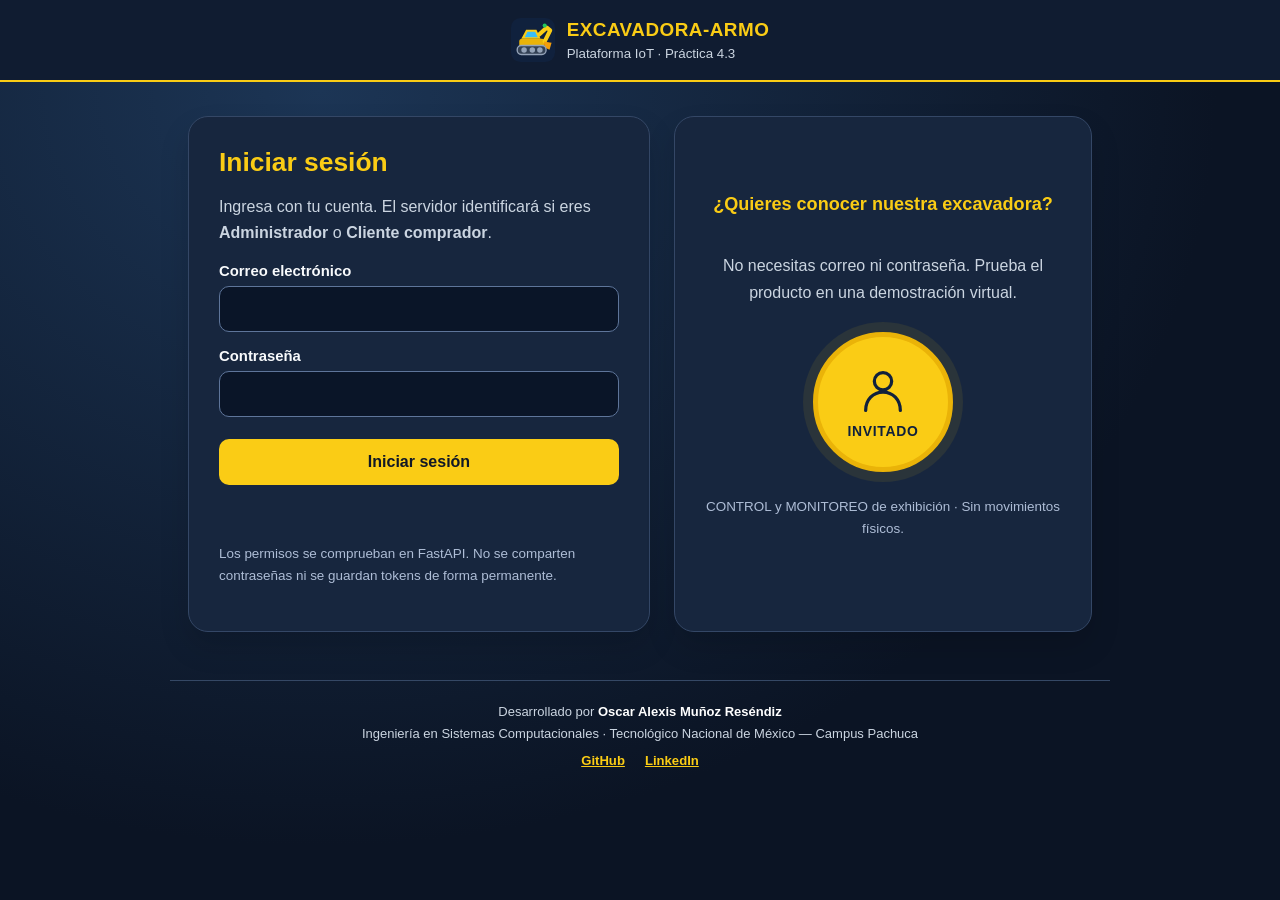
<file: index.html>
<!DOCTYPE html>
<html lang="es">
<head>
  <meta charset="UTF-8">
  <meta name="viewport" content="width=device-width, initial-scale=1">
  <meta name="theme-color" content="#101c31">
  <meta name="description" content="Acceso seguro a EXCAVADORA-ARMO: Administrador, Comprador e Invitado">
  <title>Ingresar | EXCAVADORA-ARMO</title>
  <link rel="icon" href="assets/favicon.svg" type="image/svg+xml">
  <link rel="stylesheet" href="css/acceso-43.css?v=20261125">
  <script src="assets/js/armo-acceso-43.js?v=20261125" defer></script>
  <link rel="stylesheet" href="css/armo-ajustes-v4.css?v=4">
</head>
<body>
<header><div class="brand"><img src="assets/favicon.svg" alt="" width="44" height="44"><div>
  <strong>EXCAVADORA-ARMO</strong><small>Plataforma IoT · Práctica 4.3</small>
</div></div></header>
<main><div class="shell">
  <section class="panel" aria-labelledby="tituloLogin">
    <h1 id="tituloLogin">Iniciar sesión</h1>
    <p>Ingresa con tu cuenta. El servidor identificará si eres <strong>Administrador</strong> o <strong>Cliente comprador</strong>.</p>
    <form id="formAcceso">
      <label for="correo">Correo electrónico</label>
      <input id="correo" name="correo" type="email" autocomplete="username" maxlength="150" required>
      <label for="password">Contraseña</label>
      <input id="password" name="password" type="password" autocomplete="current-password" required>
      <button type="submit" id="btnAcceso" class="primary">Iniciar sesión</button>
    </form>
    <p id="mensajeAcceso" class="status" role="status" aria-live="polite"></p>
    <p class="hint">Los permisos se comprueban en FastAPI. No se comparten contraseñas ni se guardan tokens de forma permanente.</p>
  </section>
  <section class="panel guest-area" aria-label="Acceso de invitado">
    <h2>¿Quieres conocer nuestra excavadora?</h2>
    <p>No necesitas correo ni contraseña. Prueba el producto en una demostración virtual.</p>
    <a class="guest-circle" href="invitado.html" aria-label="Entrar como invitado">
      <svg viewBox="0 0 48 48" fill="none" stroke="currentColor" stroke-width="3" stroke-linecap="round"><circle cx="24" cy="14" r="8"/><path d="M8 41c0-10 7-17 16-17s16 7 16 17"/></svg>
      <span>INVITADO</span>
    </a>
    <p class="hint">CONTROL y MONITOREO de exhibición · Sin movimientos físicos.</p>
  </section>
</div></main>
<footer class="login-creditos-v4" aria-label="Créditos del desarrollador">
  <p>Desarrollado por <strong>Oscar Alexis Muñoz Reséndiz</strong></p>
  <p>Ingeniería en Sistemas Computacionales · Tecnológico Nacional de México — Campus Pachuca</p>
  <div class="creditos-enlaces">
    <a href="https://github.com/OscarM988/excavadora-armo-control" target="_blank" rel="noopener noreferrer">GitHub</a>
    <a href="https://www.linkedin.com/in/oscar-alexis-muñoz-resendiz-275098431/" target="_blank" rel="noopener noreferrer">LinkedIn</a>
  </div>
</footer>
</body>
</html>
</file>
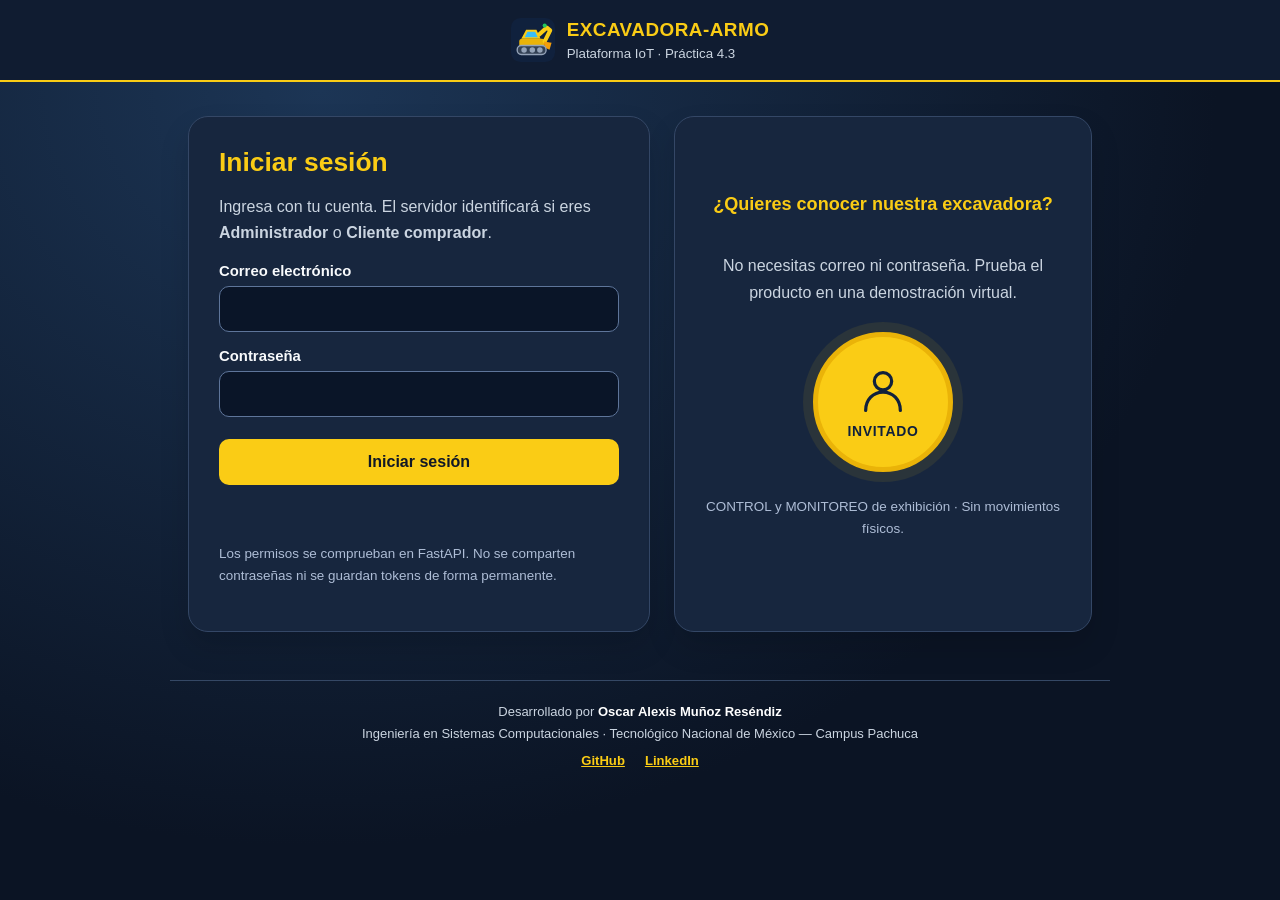
<file: administracion.html>
<!DOCTYPE html>
<html lang="es">
<head>
  <meta charset="UTF-8">
  <meta name="viewport"
        content="width=device-width, initial-scale=1.0">

  <meta name="theme-color" content="#172033">

  <title>Administración | EXCAVADORA-ARMO</title>

  <link rel="icon" href="assets/favicon.svg">
  <link rel="stylesheet" href="css/administracion.css">
  <style>/* ARMO-EDITOR-ADMIN-V6 */ #adminAbrirEditorDemos[hidden] { display: none !important; }</style>
  <link rel="stylesheet" href="css/armo-creditos-layout.css?v=1">

  <script type="module"
          src="assets/js/administracion.js"></script>
  <link rel="stylesheet" href="css/administracion-extras.css">
  <link rel="stylesheet" href="css/admin-clientes.css">

  <link rel="stylesheet" href="css/armo-responsive-final.css?v=20261117-2">
  <link rel="stylesheet" href="css/armo-admin-sin-scroll.css?v=1">
  <link rel="stylesheet" href="css/armo-admin-sin-scroll-v2.css?v=2">
  <link rel="stylesheet" href="css/armo-admin-responsive-v3.css?v=3">
  <script src="assets/js/armo-guard-43.js?v=20261125"></script>
</head>

<body>

  <header class="encabezado">
    <div class="marca">
      <img src="assets/favicon.svg"
           alt=""
           width="40"
           height="40">

      <div>
        <h1>EXCAVADORA-ARMO</h1>
        <p>Plataforma comercial IoT</p>
      </div>
    </div>

    <div class="sesion">
      <span id="estadoSesion">
        Sesión administrativa sin verificar
      </span>
    </div>
  </header>

  <nav class="navegacion" aria-label="Navegación principal">
    <a href="index.html">INICIO</a>
    <a href="administracion.html"
       class="activo"
       aria-current="page">
      ADMINISTRACIÓN
    </a>
  </nav>

  <div class="contenedor">

    <aside class="menu-lateral"
           aria-label="Secciones administrativas">

      <h2>Administración</h2>

      <button type="button"
              class="menu-btn activo"
              data-vista="dashboard">
        Dashboard
      </button>

      <button type="button"
              class="menu-btn"
              data-vista="modelos">
        Modelos comerciales
      </button>

      <button type="button"
              class="menu-btn"
              data-vista="vehiculos">
        Unidades IoT
      </button>

      <button type="button"
              class="menu-btn"
              data-vista="clientes">
        Clientes
      </button>

      <button type="button"
              class="menu-btn"
              data-vista="asignaciones">
        Asignaciones
      </button>

      <button type="button"
              class="menu-btn"
              data-vista="demos">
        Demostraciones
      </button>

      <button type="button"
              class="menu-btn"
              data-vista="auditoria">
        Auditoría
      </button>
    </aside>

    <main id="contenidoPrincipal">

      <div id="mensajeGlobal"
           class="mensaje"
           role="status"
           aria-live="polite">
        Panel de administración preparado.
        Los datos estarán disponibles cuando
        se integre el acceso autorizado.
      </div>

      <!-- DASHBOARD -->

      <section id="dashboard" class="vista activa">

        <div class="titulo-seccion">
          <div>
            <h2>Dashboard</h2>
            <p>Resumen de la plataforma comercial</p>
          </div>
        </div>

        <div class="tarjetas">

          <article class="tarjeta">
            <h3>Modelos comerciales</h3>
            <strong id="totalModelos">--</strong>
            <small>Sin verificar</small>
          </article>

          <article class="tarjeta">
            <h3>Unidades IoT</h3>
            <strong id="totalVehiculos">--</strong>
            <small>Sin verificar</small>
          </article>

          <article class="tarjeta">
            <h3>Clientes</h3>
            <strong id="totalClientes">--</strong>
            <small>Sin verificar</small>
          </article>

          <article class="tarjeta">
            <h3>Demostraciones</h3>
            <strong id="totalDemos">--</strong>
            <small>Sin verificar</small>
          </article>

        </div>

        <div class="panel">
          <h3>Estado de infraestructura</h3>

          <div class="indicadores">
            <p>API AWS: <span id="estadoAPI">Sin verificar</span></p>
            <p>WebSocket: <span id="estadoWSS">Sin verificar</span></p>
            <p>Amazon RDS: <span id="estadoRDS">Sin verificar</span></p>
          </div>

          <p class="nota">
            La conexión del navegador a WebSocket
            no confirma que el ESP8266 esté conectado.
          </p>
        </div>

      </section>

      <!-- MODELOS -->

      <section id="modelos" class="vista">

        <div class="titulo-seccion">
          <h2>Modelos comerciales</h2>
          <button class="accion" type="button"
                  data-accion="crear-modelo">
            Nuevo modelo
          </button>
        </div>

        <div class="panel">
          <p>
            Administración del catálogo de modelos IoT.
          </p>

          <div class="tabla-contenedor">
            <table>
              <thead>
                <tr>
                  <th>ID</th>
                  <th>Modelo</th>
                  <th>Descripción</th>
                  <th>Estado</th>
                  <th>Acciones</th>
                </tr>
              </thead>
              <tbody id="tablaModelos">
                <tr>
                  <td colspan="5" class="vacio">
                    Sin datos disponibles
                  </td>
                </tr>
              </tbody>
            </table>
          </div>
        </div>

      </section>

      <!-- UNIDADES -->

      <section id="vehiculos" class="vista">

        <div class="titulo-seccion">
          <h2>Unidades IoT</h2>
          <button class="accion" type="button"
                  data-accion="crear-unidad">
            Nueva unidad
          </button>
        </div>

        <div class="panel">
          <p>Inventario físico de vehículos IoT.</p>

          <div class="tabla-contenedor">
            <table>
              <thead>
                <tr>
                  <th>ID</th>
                  <th>Identificador</th>
                  <th>Modelo</th>
                  <th>Estado comercial</th>
                  <th>Propietario</th>
                  <th>Acciones</th>
                </tr>
              </thead>
              <tbody id="tablaVehiculos">
                <tr>
                  <td colspan="6" class="vacio">
                    Sin datos disponibles
                  </td>
                </tr>
              </tbody>
            </table>
          </div>
        </div>

      </section>

      <!-- CLIENTES -->

      <section id="clientes" class="vista">

        <div class="titulo-seccion">
          <h2>Clientes</h2>
          <button class="accion" type="button"
                  data-accion="crear-cliente">
            Nuevo cliente
          </button>
        </div>

        <div class="panel">
          <div class="tabla-contenedor">
            <table>
              <thead>
                <tr>
                  <th>ID</th>
                  <th>Nombre</th>
                  <th>Correo</th>
                  <th>Estado</th>
                  <th>Acciones</th>
                </tr>
              </thead>
              <tbody id="tablaClientes">
                <tr>
                  <td colspan="5" class="vacio">
                    Sin datos disponibles
                  </td>
                </tr>
              </tbody>
            </table>
          </div>
        </div>

      </section>

      <!-- ASIGNACIONES -->

      <section id="asignaciones" class="vista">

        <div class="titulo-seccion">
          <h2>Asignaciones</h2>
          <button class="accion" type="button"
                  data-accion="asignar-unidad">
            Asignar vehículo
          </button>
        </div>

        <div class="panel">
          <p>
            Relación entre compradores y unidades físicas.
          </p>

          <div class="tabla-contenedor">
            <table>
              <thead>
                <tr>
                  <th>Unidad</th>
                  <th>Cliente</th>
                  <th>Fecha</th>
                  <th>Estado</th>
                </tr>
              </thead>
              <tbody id="tablaAsignaciones">
                <tr>
                  <td colspan="4" class="vacio">
                    Sin datos disponibles
                  </td>
                </tr>
              </tbody>
            </table>
          </div>
        </div>

      </section>

      <!-- DEMOSTRACIONES -->

      <section id="demos" class="vista">

        <div class="titulo-seccion">
          <h2>Demostraciones IoT</h2>
          <button class="accion" type="button"
                  data-accion="crear-demo">
            Nueva demo
          </button>
        </div>

        <div class="panel">
          <!-- ARMO-EDITOR-ADMIN-V6: visible solamente tras autenticar al administrador -->
          <div style="display:flex;gap:12px;align-items:center;flex-wrap:wrap;margin-bottom:20px">
            <a id="adminAbrirEditorDemos" href="editor-demos.html" class="accion" hidden
               style="display:inline-flex;align-items:center;min-height:42px;text-decoration:none;font-weight:bold;background:#facc15;color:#172033">
              ✎ Abrir editor de DEMOS
            </a>
            <small style="color:#526279">Solo administradores · Orden, duración y pausa de movimientos</small>
          </div>
          <p>
            Demostraciones de empresa y demostraciones
            privadas de compradores.
          </p>

          <div class="tabla-contenedor">
            <table>
              <thead>
                <tr>
                  <th>ID</th>
                  <th>Nombre</th>
                  <th>Tipo</th>
                  <th>Vehículo / Modelo</th>
                  <th>Duración</th>
                  <th>Acciones</th>
                </tr>
              </thead>
              <tbody id="tablaDemos">
                <tr>
                  <td colspan="6" class="vacio">
                    Sin datos disponibles
                  </td>
                </tr>
              </tbody>
            </table>
          </div>
        </div>

      </section>

      <!-- AUDITORIA -->

      <section id="auditoria" class="vista">

        <div class="titulo-seccion">
          <h2>Auditoría</h2>
        </div>

        <div class="panel">
          <p>
            Registro de operaciones administrativas
            y eventos de seguridad.
          </p>

          <div class="tabla-contenedor">
            <table>
              <thead>
                <tr>
                  <th>Fecha</th>
                  <th>Actor</th>
                  <th>Acción</th>
                  <th>Recurso</th>
                  <th>Resultado</th>
                </tr>
              </thead>
              <tbody id="tablaAuditoria">
                <tr>
                  <td colspan="5" class="vacio">
                    Sin datos disponibles
                  </td>
                </tr>
              </tbody>
            </table>
          </div>
        </div>

      </section>

    </main>
  </div>


  <script type="module" src="assets/js/admin-inventario.js"></script>
  <script type="module" src="assets/js/admin-clientes.js"></script>
<script defer src="assets/js/admin-integracion.js?v=43-1024"></script>

<footer class="armo-creditos" aria-label="Créditos de EXCAVADORA-ARMO">
    <strong class="armo-creditos-titulo">EXCAVADORA-ARMO</strong>
    <p>Desarrollado por <strong>Oscar Alexis Muñoz Reséndiz</strong></p>
    <p>Ingeniería en Sistemas Computacionales · Tecnológico Nacional de México — Campus Pachuca</p>
    <p>Implementación de Soluciones IoT · 2026</p>
    <div class="armo-creditos-links">
      <a href="https://github.com/OscarM988/excavadora-armo-control" target="_blank" rel="noopener noreferrer">GitHub</a>
      <a href="https://www.linkedin.com/in/oscar-alexis-muñoz-resendiz-275098431/" target="_blank" rel="noopener noreferrer">LinkedIn</a>
    </div>
  </footer>
<!-- ARMO_EXHIBICION_FISICA_V10 acceso desde Demostraciones -->
</body>
</html>
</file>
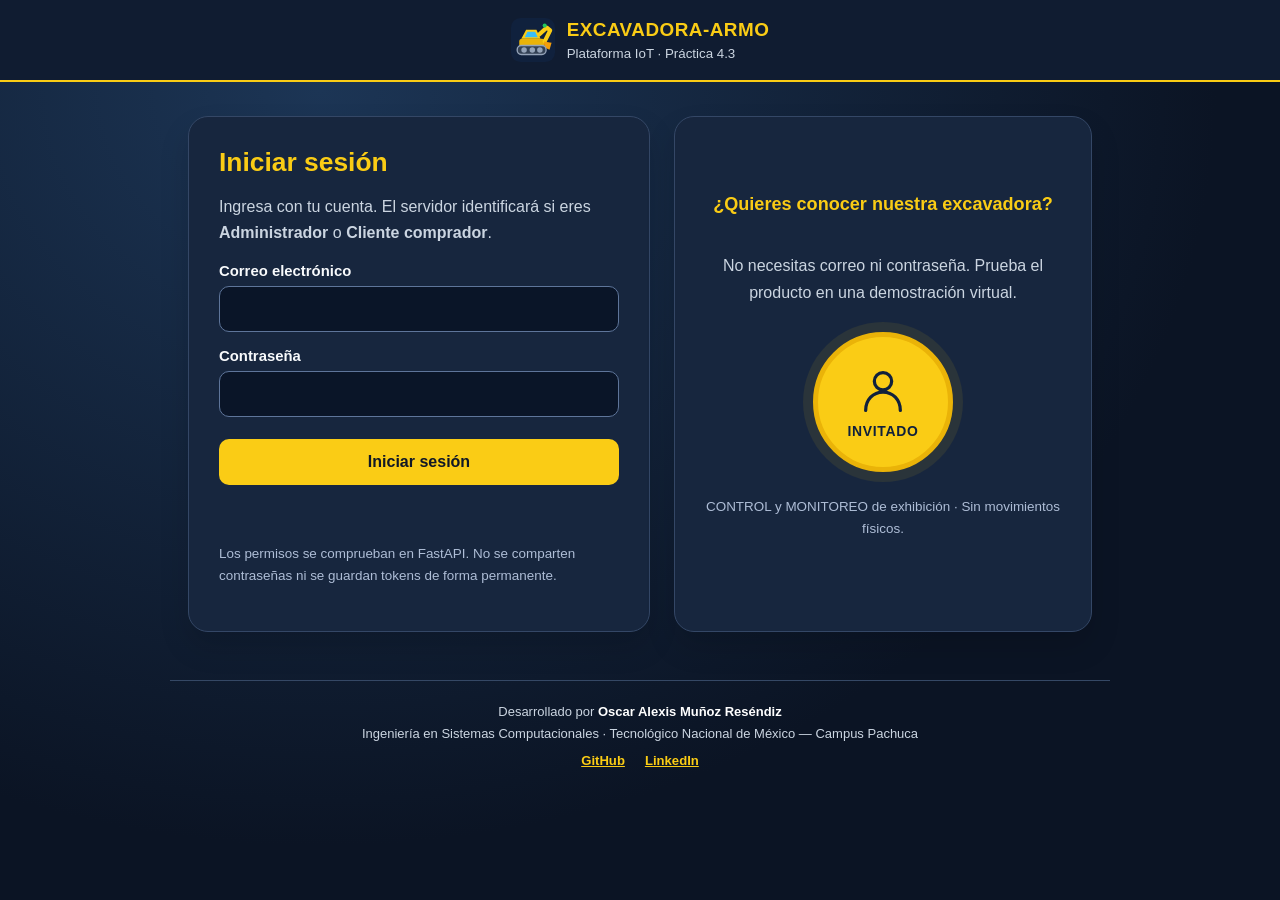
<file: comprador.html>
<!DOCTYPE html>
<html lang="es">
<head>
  <meta charset="UTF-8">
  <meta name="viewport" content="width=device-width, initial-scale=1.0">

  <title>Mis vehículos | EXCAVADORA-ARMO</title>

  <style>
    :root {
      font-family: Arial, sans-serif;
      color-scheme: dark;
    }

    * {
      box-sizing: border-box;
    }

    body {
      margin: 0;
      min-height: 100vh;
      background: #101827;
      color: #f3f4f6;
    }

    header {
      background: #172338;
      border-bottom: 2px solid #f59e0b;
      padding: 22px;
      text-align: center;
    }

    header h1 {
      margin: 0;
      color: #f59e0b;
      font-size: 25px;
    }

    header p {
      color: #cbd5e1;
      margin-bottom: 0;
    }

    main {
      max-width: 900px;
      margin: 40px auto;
      padding: 0 20px;
    }

    .panel {
      background: #1e293b;
      border: 1px solid #334155;
      border-radius: 14px;
      padding: 25px;
      margin-bottom: 20px;
    }

    h2 {
      color: #fbbf24;
      margin-top: 0;
    }

    label {
      display: block;
      margin: 15px 0 7px;
    }

    input,
    select {
      width: 100%;
      padding: 13px;
      border-radius: 8px;
      border: 1px solid #64748b;
      background: #0f172a;
      color: white;
      font-size: 15px;
    }

    button {
      padding: 13px 20px;
      border: 0;
      border-radius: 8px;
      background: #f59e0b;
      color: #111827;
      font-weight: bold;
      cursor: pointer;
      margin-top: 20px;
    }

    button:disabled {
      opacity: 0.6;
      cursor: wait;
    }

    .salir {
      background: #475569;
      color: white;
    }

    .oculto {
      display: none !important;
    }

    .mensaje {
      min-height: 24px;
      margin-top: 15px;
      color: #fbbf24;
    }

    .vehiculo {
      border: 1px solid #475569;
      border-radius: 10px;
      background: #111c2e;
      padding: 20px;
      margin-top: 15px;
    }

    .vehiculo h3 {
      margin: 0 0 12px;
      color: #fbbf24;
    }

    .vehiculo p {
      margin: 7px 0;
      color: #cbd5e1;
    }

    .vehiculo ol {
      padding-left: 25px;
      line-height: 1.7;
    }

    .acciones {
      display: flex;
      flex-wrap: wrap;
      gap: 8px;
      align-items: center;
    }

    .acciones button {
      margin-top: 15px;
    }

    .enlace {
      display: inline-block;
      margin-top: 20px;
      color: #fbbf24;
    }

    .nota {
      color: #cbd5e1;
      font-size: 14px;
    }

    @media (max-width: 600px) {
      main {
        margin-top: 20px;
        padding: 0 12px;
      }

      .panel {
        padding: 18px;
      }
    }
  </style>
  <script src="assets/js/armo-guard-43.js?v=20261125"></script>
</head>

<body>

  <header>
    <h1>EXCAVADORA-ARMO</h1>
    <p>Portal de compradores | Mis vehículos</p>
  </header>

  <main>

    <!-- INICIO DE SESIÓN -->
    <section id="panelLogin" class="panel">
      <h2>Iniciar sesión</h2>

      <form id="formLogin">

        <label for="correo">Correo electrónico</label>
        <input
          id="correo"
          type="email"
          autocomplete="username"
          required
        >

        <label for="password">Contraseña</label>
        <input
          id="password"
          type="password"
          autocomplete="current-password"
          required
        >

        <button id="btnLogin" type="submit">
          Iniciar sesión
        </button>

      </form>

      <p
        id="mensajeLogin"
        class="mensaje"
        role="status"
      ></p>

      <a class="enlace" href="index.html">
        Regresar al portal
      </a>
    </section>

    <!-- VEHÍCULOS DEL COMPRADOR -->
    <section id="panelVehiculos" class="panel oculto">

      <h2>Mis vehículos asignados</h2>

      <p>
        Aquí aparecen las unidades que tienes
        asignadas actualmente.
      </p>

      <div id="listaVehiculos"></div>
      <div id="panelOriginal43" class="vehiculo oculto">
        <h3>CONTROL y MONITOREO originales</h3>
        <p>Utiliza los joysticks, botones y el monitoreo de la aplicación original.
        El CONTROL físico sólo se habilita si AWS autoriza a este comprador.</p>
        <button id="btnAbrirOriginal43" type="button">ABRIR CONTROL Y MONITOREO</button>
      </div>

      <!-- SELECTOR DE VEHÍCULOS -->
      <div
        id="selectorVehiculoPanel"
        class="vehiculo oculto"
      >
        <label for="selectorVehiculo">
          Seleccionar vehículo
        </label>

        <select
          id="selectorVehiculo"
          aria-label="Seleccionar vehículo"
        >
          <option value="">
            Selecciona un vehículo
          </option>
        </select>
      </div>

      <!-- MONITOREO PROTEGIDO -->
      <section id="panelMonitoreo" class="oculto">

        <h2>Monitoreo de mi vehículo</h2>

        <div class="vehiculo">
          <h3>Estado actual</h3>

          <div id="estadoComprador">
            Sin consultar
          </div>
        </div>

        <div class="vehiculo">
          <h3>Últimos 10 movimientos</h3>

          <div id="historialComprador">
            Sin consultar
          </div>
        </div>

        <button id="btnMonitoreo" type="button">
          Actualizar monitoreo
        </button>

      </section>

      <p
        id="mensajeVehiculos"
        class="mensaje"
        role="status"
      ></p>

      <div class="acciones">

        <button id="btnActualizar" type="button">
          Actualizar vehículos
        </button>

        <button
          id="btnSalir"
          class="salir"
          type="button"
        >
          Cerrar sesión
        </button>

      </div>

      <p class="nota">
        CONTROL funciona únicamente en simulación local.
        No se ejecutan movimientos físicos.
      </p>

    </section>

  </main>

  <script>
    "use strict";

    const API_URL = "https://vehiculo-iot.duckdns.org/v43";

    const panelLogin =
      document.getElementById("panelLogin");

    const panelVehiculos =
      document.getElementById("panelVehiculos");

    const formLogin =
      document.getElementById("formLogin");

    const mensajeLogin =
      document.getElementById("mensajeLogin");

    const mensajeVehiculos =
      document.getElementById("mensajeVehiculos");

    const listaVehiculos =
      document.getElementById("listaVehiculos");

    const btnLogin =
      document.getElementById("btnLogin");

    const selectorVehiculo =
      document.getElementById("selectorVehiculo");

    const panelSelector =
      document.getElementById("selectorVehiculoPanel");

    const panelMonitoreo =
      document.getElementById("panelMonitoreo");

    let tokenComprador = null;
    let vehiculosAsignados = [];
    let versionConsulta = 0;

    // CERRAR SESIÓN
    function cerrarSesion() {
      versionConsulta++;

      tokenComprador = null;
      vehiculosAsignados = [];

      listaVehiculos.replaceChildren();
      selectorVehiculo.replaceChildren();

      panelSelector.classList.add("oculto");
      panelMonitoreo.classList.add("oculto");

      document.getElementById("estadoComprador")
        .textContent = "Sin consultar";

      document.getElementById("historialComprador")
        .textContent = "Sin consultar";

      document.getElementById("password").value = "";

      panelVehiculos.classList.add("oculto");
      panelLogin.classList.remove("oculto");

      mensajeLogin.textContent = "";
      mensajeVehiculos.textContent = "";
      try {
        sessionStorage.removeItem("armo:acceso-43-handoff");
        sessionStorage.removeItem("armo:cliente-sesion-43");
      } catch (_) {}
      window.location.replace("index.html");
    }

    function sesionVencida() {
      cerrarSesion();

      mensajeLogin.textContent =
        "Tu sesión terminó. Inicia sesión nuevamente.";
    }

    // INICIAR SESIÓN
    async function iniciarSesion(evento) {
      evento.preventDefault();

      const correo =
        document.getElementById("correo").value.trim();

      const password =
        document.getElementById("password").value;

      btnLogin.disabled = true;
      mensajeLogin.textContent = "Validando acceso...";

      try {
        const respuesta = await fetch(
          API_URL + "/usuario/auth/login",
          {
            method: "POST",
            headers: {
              "Content-Type": "application/json"
            },
            body: JSON.stringify({
              correo: correo,
              password: password
            })
          }
        );

        if (!respuesta.ok) {
          if (respuesta.status === 429) {
            throw new Error(
              "Demasiados intentos. Intenta más tarde."
            );
          }

          throw new Error(
            "No fue posible iniciar sesión. " +
            "Verifica tus credenciales."
          );
        }

        const datos = await respuesta.json();

        if (!datos.access_token) {
          throw new Error(
            "No se recibió un token válido."
          );
        }

        tokenComprador = datos.access_token;

        document.getElementById("password").value = "";

        panelLogin.classList.add("oculto");
        panelVehiculos.classList.remove("oculto");

        mensajeLogin.textContent = "";

        await cargarVehiculos();

      } catch (error) {
        mensajeLogin.textContent = error.message;
      } finally {
        btnLogin.disabled = false;
      }
    }

    // CONSULTAR VEHÍCULOS ASIGNADOS
    async function cargarVehiculos() {
      if (!tokenComprador) {
        sesionVencida();
        return;
      }

      const consulta = ++versionConsulta;

      mensajeVehiculos.textContent =
        "Consultando vehículos...";

      try {
        const respuesta = await fetch(
          API_URL + "/usuario/mis-vehiculos",
          {
            method: "GET",
            headers: {
              Authorization: "Bearer " + tokenComprador
            },
            cache: "no-store"
          }
        );

        if (consulta !== versionConsulta) {
          return;
        }

        if (respuesta.status === 401) {
          sesionVencida();
          return;
        }

        if (!respuesta.ok) {
          throw new Error(
            "Error al consultar los vehículos."
          );
        }

        const vehiculos = await respuesta.json();

        if (consulta !== versionConsulta) {
          return;
        }

        if (!Array.isArray(vehiculos)) {
          throw new Error(
            "Respuesta inesperada de la API."
          );
        }

        vehiculosAsignados = vehiculos;

        const vehiculoAnterior =
          selectorVehiculo.value;

        listaVehiculos.replaceChildren();

        if (vehiculos.length === 0) {
          selectorVehiculo.replaceChildren();

          panelSelector.classList.add("oculto");
          panelMonitoreo.classList.add("oculto");
          document.getElementById("panelOriginal43").classList.add("oculto");

          mensajeVehiculos.textContent =
            "Actualmente no tienes vehículos asignados.";

          return;
        }

        // CREAR TARJETAS DE VEHÍCULOS
        for (const vehiculo of vehiculos) {
          const tarjeta =
            document.createElement("article");

          tarjeta.className = "vehiculo";

          const titulo =
            document.createElement("h3");

          titulo.textContent =
            vehiculo.identificador || "Vehículo IoT";

          const identificador =
            document.createElement("p");

          identificador.textContent =
            "ID del vehículo: " +
            vehiculo.id_vehiculo;

          const fecha =
            document.createElement("p");

          fecha.textContent =
            "Fecha de asignación: " +
            (vehiculo.fecha_inicio || "No disponible");

          const estado =
            document.createElement("p");

          estado.textContent =
            "Asignación vigente";

          tarjeta.append(
            titulo,
            identificador,
            fecha,
            estado
          );

          listaVehiculos.appendChild(tarjeta);
        }

        mensajeVehiculos.textContent =
          "Vehículos encontrados: " +
          vehiculos.length;

        // ACTUALIZAR SELECTOR
        selectorVehiculo.replaceChildren();

        for (const vehiculo of vehiculos) {
          const opcion =
            document.createElement("option");

          opcion.value =
            String(vehiculo.id_vehiculo);

          opcion.textContent =
            vehiculo.identificador ||
            "Vehículo " + vehiculo.id_vehiculo;

          selectorVehiculo.appendChild(opcion);
        }

        panelSelector.classList.remove("oculto");

        const anteriorVigente = vehiculos.some(
          vehiculo =>
            String(vehiculo.id_vehiculo) ===
            vehiculoAnterior
        );

        if (anteriorVigente) {
          selectorVehiculo.value = vehiculoAnterior;
        }

        // ACTUALIZAR MONITOREO
        const idSeleccionado =
          Number(selectorVehiculo.value);

        document.getElementById("panelOriginal43").classList.toggle(
          "oculto", idSeleccionado !== 1
        );
        await cargarMonitoreo(idSeleccionado);

        // AVISAR A LOS MÓDULOS DE CONTROL Y WEBSOCKET
        if (consulta === versionConsulta) {
          selectorVehiculo.dispatchEvent(
            new Event("change")
          );
        }

      } catch (error) {
        if (consulta === versionConsulta) {
          mensajeVehiculos.textContent =
            error.message;
        }
      }
    }

    // CAMBIAR VEHÍCULO
    async function cambiarVehiculo() {
      const idVehiculo =
        Number(selectorVehiculo.value);

      const autorizado = vehiculosAsignados.some(
        vehiculo =>
          Number(vehiculo.id_vehiculo) === idVehiculo
      );

      if (!autorizado) {
        panelMonitoreo.classList.add("oculto");
        return;
      }

      document.getElementById("panelOriginal43").classList.toggle(
        "oculto", idVehiculo !== 1
      );
      await cargarMonitoreo(idVehiculo);
    }

    // MONITOREO PROTEGIDO
    async function cargarMonitoreo(idVehiculo) {
      const panel =
        document.getElementById("panelMonitoreo");

      const estado =
        document.getElementById("estadoComprador");

      const historial =
        document.getElementById("historialComprador");

      if (!tokenComprador || !idVehiculo) {
        panel.classList.add("oculto");
        return;
      }

      const consulta = versionConsulta;
      const tokenActual = tokenComprador;

      panel.classList.remove("oculto");

      estado.textContent = "Consultando estado...";
      historial.textContent = "Consultando historial...";

      try {
        const headers = {
          Authorization: "Bearer " + tokenActual
        };

        const base =
          API_URL +
          "/usuario/vehiculos/" +
          encodeURIComponent(idVehiculo);

        const [respuestaEstado, respuestaHistorial] =
          await Promise.all([
            fetch(base + "/estado", {
              headers,
              cache: "no-store"
            }),
            fetch(base + "/historial", {
              headers,
              cache: "no-store"
            })
          ]);

        if (
          consulta !== versionConsulta ||
          tokenActual !== tokenComprador ||
          Number(selectorVehiculo.value) !== idVehiculo
        ) {
          return;
        }

        if (
          respuestaEstado.status === 401 ||
          respuestaHistorial.status === 401
        ) {
          sesionVencida();
          return;
        }

        if (
          respuestaEstado.status === 403 ||
          respuestaHistorial.status === 403
        ) {
          estado.textContent =
            "No tienes permiso para este vehículo.";

          historial.textContent =
            "Acceso al historial denegado.";

          return;
        }

        if (
          !respuestaEstado.ok &&
          respuestaEstado.status !== 404
        ) {
          throw new Error(
            "No se pudo consultar el estado."
          );
        }

        if (!respuestaHistorial.ok) {
          throw new Error(
            "No se pudo consultar el historial."
          );
        }

        // MOSTRAR ESTADO
        if (respuestaEstado.status === 404) {
          estado.textContent =
            "Sin estado registrado.";
        } else {
          const datos =
            await respuestaEstado.json();

          estado.replaceChildren();

          const texto =
            document.createElement("p");

          texto.textContent =
            "Último movimiento: " +
            (datos.comando || "Sin datos") +
            " | Fecha: " +
            (datos.fecha_actualizacion || "Sin datos");

          estado.appendChild(texto);
        }

        // MOSTRAR HISTORIAL
        const movimientos =
          await respuestaHistorial.json();

        historial.replaceChildren();

        if (
          !Array.isArray(movimientos) ||
          movimientos.length === 0
        ) {
          historial.textContent =
            "No hay movimientos registrados.";

          return;
        }

        const lista =
          document.createElement("ol");

        for (const movimiento of movimientos) {
          const elemento =
            document.createElement("li");

          elemento.textContent =
            (movimiento.comando || "Desconocido") +
            " — " +
            (movimiento.fecha_hora || "Sin fecha");

          elemento.style.marginBottom = "10px";

          lista.appendChild(elemento);
        }

        historial.appendChild(lista);

      } catch (error) {
        if (
          tokenActual === tokenComprador &&
          consulta === versionConsulta
        ) {
          estado.textContent =
            "No se pudo actualizar el monitoreo.";

          historial.textContent =
            error.message;
        }
      }
    }


    // Recupera el JWT generado desde la entrada central y lo consume una sola vez.
    (async () => {
      try {
        const t = JSON.parse(sessionStorage.getItem("armo:acceso-43-handoff") || "null") || (() => {
          const s = JSON.parse(sessionStorage.getItem("armo:cliente-sesion-43") || "null");
          return s ? {rol:"comprador", jwt:s.jwt, jwtControl:s.jwtControl, vence:s.vence} : null;
        })();
        sessionStorage.removeItem("armo:acceso-43-handoff");
        if (t?.rol !== "comprador" || !t.jwt || Date.now() >= t.vence) throw new Error("Sesión vencida");
        tokenComprador = t.jwt;
        sessionStorage.setItem("armo:cliente-sesion-43", JSON.stringify({
          jwt: t.jwt, jwtControl: t.jwtControl || null, vence: Date.now() + 45 * 60 * 1000
        }));
        panelLogin.classList.add("oculto");
        panelVehiculos.classList.remove("oculto");
        await cargarVehiculos();
      } catch (_) { cerrarSesion(); }
    })();

    document.getElementById("btnAbrirOriginal43").addEventListener("click", () => {
      const id = Number(selectorVehiculo.value);
      const asignado = vehiculosAsignados.some(v => Number(v.id_vehiculo) === id);
      if (!tokenComprador || !asignado || id !== 1) {
        mensajeVehiculos.textContent = "Esta unidad no está autorizada para el Control original.";
        return;
      }
      location.href = "control.html";
    });

    // EVENTOS PRINCIPALES
    formLogin.addEventListener(
      "submit",
      iniciarSesion
    );

    selectorVehiculo.addEventListener(
      "change",
      cambiarVehiculo
    );

    document.getElementById("btnActualizar")
      .addEventListener("click", cargarVehiculos);

    document.getElementById("btnSalir")
      .addEventListener("click", cerrarSesion);

    document.getElementById("btnMonitoreo")
      .addEventListener("click", () => {
        const idVehiculo =
          Number(selectorVehiculo.value);

        if (idVehiculo > 0) {
          cargarMonitoreo(idVehiculo);
        }
      });

  </script>

<script src="assets/js/comprador-simulacion.js"></script>
<script src="assets/js/comprador-wss.js"></script>
<script src="assets/js/comprador-demos.js"></script>

</body>
</html>
</file>
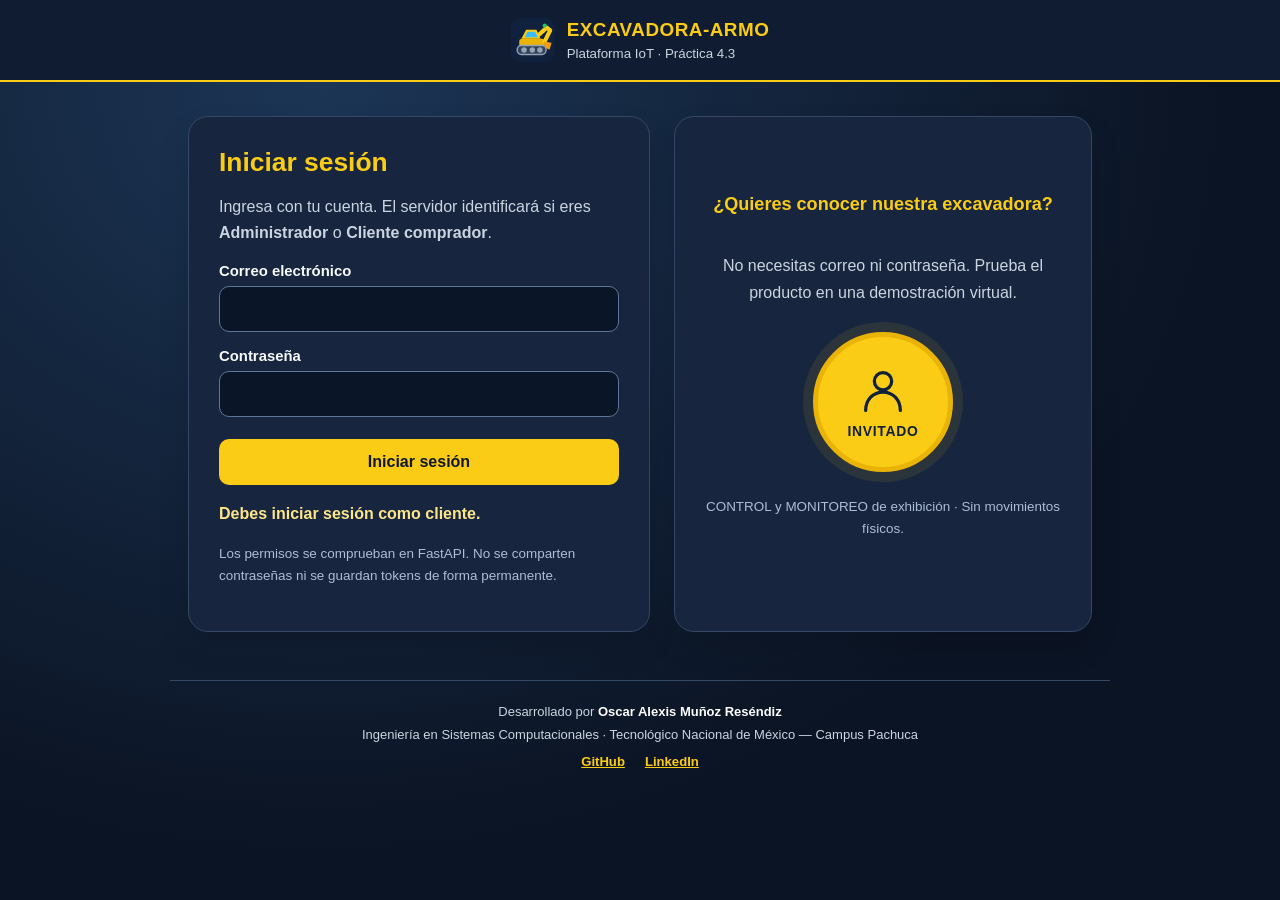
<file: control.html>
<!DOCTYPE html>
<html lang="es">
<head>
    <meta charset="UTF-8">
    <meta name="viewport"
          content="width=device-width, initial-scale=1.0, viewport-fit=cover">
    <meta name="theme-color" content="#0f172a">
    <meta name="description"
          content="Panel de control y monitoreo IoT EXCAVADORA-ARMO">

    <title>EXCAVADORA-ARMO | Control y Monitoreo IoT</title>

    <link rel="icon"
          href="assets/favicon.svg"
          type="image/svg+xml">

    <link rel="manifest" href="manifest.json">

    <!-- BOOTSTRAP CSS -->
    <link
        href="https://cdn.jsdelivr.net/npm/bootstrap@5.3.8/dist/css/bootstrap.min.css"
        rel="stylesheet"
        integrity="sha384-sRIl4kxILFvY47J16cr9ZwB07vP4J8+LH7qKQnuqkuIAvNWLzeN8tE5YBujZqJLB"
        crossorigin="anonymous"
    >

    <!-- ESTILOS ORIGINALES -->
    <link rel="stylesheet" href="css/styles.css">
    <link rel="stylesheet" href="css/acabados.css">
    <link rel="stylesheet" href="css/monitoreo.css">

    <!-- ESTILO EXISTENTE DE ADMINISTRACION -->
    <link rel="stylesheet" href="css/admin-nav.css">
    <link rel="stylesheet" href="css/armo-pantalla-fija.css?v=1">

    <link rel="stylesheet" href="css/armo-control-monitoreo-v4.css?v=4">
    <link rel="stylesheet" href="css/armo-control-central-v5.css?v=5">

    <!-- SCRIPTS ORIGINALES -->
    <script src="assets/js/app.js?v=43-directo-1" defer></script>
    <!-- Puente físico LOCAL no disponible en Control de comprador público. -->
    <script src="assets/js/control-voz-local.js" defer></script>
    <script src="assets/js/control-remoto-comprador.js?v=extras2" defer></script>
    <script src="assets/js/estado-extras-v9.js?v=9" defer></script>
    <script src="assets/js/rds-status.js" defer></script>
    <script type="module" src="assets/js/monitoreo.js"></script>

    <!-- NAVEGACION PRINCIPAL PRACTICA 4.3 -->
    <!-- Se carga una sola vez -->
    <script src="assets/js/navegacion-43.js?v=43-3" defer></script>
    <script src="assets/js/armo-layout-fijo.js?v=1" defer></script>
    <script src="assets/js/armo-control-central-v5.js?v=5" defer></script>
  <link rel="stylesheet" href="css/armo-extras-feedback-v2.css?v=2">
  <script src="assets/js/armo-demo-indicador-v2.js?v=2" defer></script>
  <script src="assets/js/armo-cliente-guard-43.js?v=20261125b"></script>
  <link rel="stylesheet" href="css/armo-ajustes-v4.css?v=5">
  <script src="assets/js/armo-demo-comprador-v4.js?v=4" defer></script>
</head>

<body>

    <!-- Formulario legado oculto: CONTROL abre directo sin credenciales -->
    <section id="pantallaLogin"
             class="pantalla-login oculto" hidden style="display:none">

        <div class="login-card">

            <div class="logo">&#128668;</div>

            <h1>EXCAVADORA-ARMO</h1>

            <p class="subtitulo">
                Sistema de Control IoT
            </p>

            <form id="formLogin">

                <label for="usuario">
                    Usuario
                </label>

                <input
                    type="text"
                    id="usuario"
                    autocomplete="username"
                    maxlength="80"
                    required
                >

                <label for="contrasena">
                    Contraseña
                </label>

                <input
                    type="password"
                    id="contrasena"
                    autocomplete="current-password"
                    required
                >

                <button
                    type="submit"
                    id="btnLogin">
                    INICIAR SESI&Oacute;N
                </button>

            </form>

            <p id="mensajeLogin" role="status"></p>

            <p class="pie-login">
                Acceso autorizado · ARMO IoT
            </p>

        </div>
    </section>

    <!-- APLICACION PRINCIPAL -->
    <main id="pantallaControl">

        <!-- ENCABEZADO ORIGINAL -->
        <header class="encabezado">

            <div>
                <h1>
                    &#128668; EXCAVADORA-ARMO
                </h1>

                <p>
                    Panel de control remoto
                </p>
            </div>

            <button
                type="button"
                id="btnSalir"
                class="btn-salir">
                Salir
            </button>

        </header>

        <!-- PANEL 0: INDICADORES -->
        <section
            class="panel indicadores"
            aria-label="Estado de conectividad">

            <div class="indicador">

                <span>
                    WebSocket WSS
                </span>

                <strong
                    id="estadoWS"
                    role="status">
                    Desconectado
                </strong>

            </div>

            <div class="indicador">

                <span>
                    Servidor AWS · API de 21 servicios
                </span>

                <strong
                    id="estadoAPI"
                    role="status">
                    Comprobando
                </strong>

            </div>

            <div class="indicador">

                <span>
                    Amazon RDS
                </span>

                <strong
                    id="estadoRDS"
                    role="status">
                    Sin verificar
                </strong>

            </div>

        </section>

        <!-- JWT ORIGINAL -->
        <p
            id="estadoJWT"
            class="oculto"
            aria-hidden="true">
            Inactiva
        </p>

        <!-- PANEL 1: SEGURIDAD -->
        <section class="panel">

            <h2>
                Seguridad de operación
            </h2>

            <p id="mensajeSeguridad">
                Modo seguro activado.
                Los controles físicos están deshabilitados.
            </p>

            <p class="nota">
                Los joysticks y botones funcionan como simulación visual.
                El control físico requiere autorización segura independiente.
            </p>

        </section>

        <!-- PANEL 2: CONTROL PRINCIPAL -->
        <section
            class="panel"
            aria-label="Control principal de la excavadora">

            <h2>
                Control principal de la excavadora
            </h2>

            <div class="zona-controles-principales">

                <!-- JOYSTICK IZQUIERDO -->
                <div class="bloque-joystick">

                    <h3>
                        Dirección
                    </h3>

                    <div
                        id="joystick"
                        class="joystick-base"
                        role="group"
                        aria-label="Joystick de dirección, solo demostración visual"
                        tabindex="0">

                        <span
                            class="joystick-flecha arriba"
                            aria-hidden="true">&#9650;</span>

                        <span
                            class="joystick-flecha abajo"
                            aria-hidden="true">&#9660;</span>

                        <span
                            class="joystick-flecha izquierda"
                            aria-hidden="true">&#9664;</span>

                        <span
                            class="joystick-flecha derecha"
                            aria-hidden="true">&#9654;</span>

                        <div
                            id="joystickPerilla"
                            class="joystick-perilla"
                            aria-hidden="true">
                        </div>

                    </div>

                    <output
                        id="direccionActual"
                        class="joystick-estado"
                        aria-live="polite">
                        NEUTRAL · Solo visual
                    </output>

                </div>

                <!-- EXTRAS CENTRALES -->
                <div class="bloque-extras-centro">

                    <h3>
                        Extras
                    </h3>

                    <div
                        class="extras-mini-grid"
                        aria-label="Funciones especiales">

                        <button
                            type="button"
                            class="btn-funcion btn-extra-mini"
                            data-codigo="10"
                            disabled>
                            &#127925;
                            <span>Música</span>
                        </button>

                        <button
                            type="button"
                            class="btn-funcion btn-extra-mini"
                            data-codigo="11"
                            disabled>
                            &#9889;
                            <span>Velocidad</span>
                        </button>

                        <button
                            type="button"
                            class="btn-funcion btn-extra-mini"
                            data-codigo="12"
                            disabled>
                            &#128161;
                            <span>Luces</span>
                        </button>

                        <button
                            type="button"
                            class="btn-funcion btn-extra-mini"
                            data-codigo="13"
                            disabled>
                            &#127916;
                            <span>DEMO</span>
                        </button>

                    </div>

                    <!-- DETENER ORIGINAL -->
                    <button
                        type="button"
                        id="btnDetener"
                        class="btn-detener btn-detener-central"
                        disabled
                        aria-label="DETENER, pendiente de integración segura">
                        &#128721;
                        <span>DETENER</span>
                    </button>

                    <p class="control-aviso">
                        Modo visual · Sin órdenes REST
                    </p>

                </div>

                <!-- JOYSTICK DERECHO -->
                <div class="bloque-joystick">

                    <h3>
                        Brazo
                    </h3>

                    <div
                        id="joystickBrazo"
                        class="joystick-base"
                        role="group"
                        aria-label="Joystick de brazo, solo demostración visual"
                        tabindex="0">

                        <span
                            class="joystick-flecha arriba"
                            aria-hidden="true">&#9650;</span>

                        <span
                            class="joystick-flecha abajo"
                            aria-hidden="true">&#9660;</span>

                        <span
                            class="joystick-flecha izquierda"
                            aria-hidden="true">&#9664;</span>

                        <span
                            class="joystick-flecha derecha"
                            aria-hidden="true">&#9654;</span>

                        <div
                            id="joystickPerillaBrazo"
                            class="joystick-perilla"
                            aria-hidden="true">
                        </div>

                    </div>

                    <output
                        id="brazoActual"
                        class="joystick-estado"
                        aria-live="polite">
                        NEUTRAL · Solo visual
                    </output>

                </div>

            </div>

        </section>

        <!-- PANEL 3: BRAZO -->
        <section class="panel">

            <h2>
                Brazo y excavación
            </h2>

            <p class="nota">
                El joystick del brazo está en la pestaña Dirección.
                Sus nombres y códigos definitivos se cargarán
                desde el catálogo real de la API.
            </p>

            <div class="cuadricula-controles">

                <button
                    type="button"
                    class="btn-movimiento"
                    data-funcion="brazo1"
                    disabled>
                    Movimiento de brazo 1
                </button>

                <button
                    type="button"
                    class="btn-movimiento"
                    data-funcion="brazo2"
                    disabled>
                    Movimiento de brazo 2
                </button>

                <button
                    type="button"
                    class="btn-movimiento"
                    data-funcion="brazo3"
                    disabled>
                    Movimiento de brazo 3
                </button>

                <button
                    type="button"
                    class="btn-movimiento"
                    data-funcion="brazo4"
                    disabled>
                    Movimiento de brazo 4
                </button>

            </div>

        </section>

        <!-- PANEL 4: EXTRAS -->
        <section class="panel">

            <h2>
                Funciones especiales
            </h2>

            <p class="nota">
                Música, Velocidad, Luces y DEMO aparecen
                en el centro de los dos joysticks de
                la pestaña Dirección.
            </p>

            <p class="nota">
                Se habilitarán únicamente cuando validemos
                los códigos y contratos de la API.
            </p>

        </section>

        <!-- PANEL 5: DEMO -->
        <section class="panel">

            <h2>
                Demostraciones automáticas
            </h2>

            <div class="cuadricula-controles">

                <button
                    type="button"
                    id="btnEjecutarDemo"
                    disabled>
                    Ejecutar DEMO
                </button>

                <button
                    type="button"
                    id="btnCancelarDemo"
                    disabled>
                    Cancelar DEMO
                </button>

            </div>

        </section>

        <!-- PANEL 6: MONITOR ORIGINAL DE CONTROL -->
        <section class="panel">

            <h2>
                Eventos del control
            </h2>

            <div
                id="monitor"
                role="log"
                aria-live="polite"
                aria-relevant="additions">

                <p>
                    Esperando conexión...
                </p>

            </div>

        </section>

        <!-- PANEL 7: MONITOREO PRACTICA 4.2 -->
        <section
            id="vistaMonitoreo"
            class="panel"
            aria-label="Monitoreo del vehículo"
            hidden>

            <div class="contenido-monitoreo">

                <header>

                    <h2 class="monitoreo-titulo">
                        MONITOREO EN TIEMPO REAL
                    </h2>

                    <p
                        id="monitoreoVehiculo"
                        class="monitoreo-vehiculo">
                        Consultando vehículo...
                    </p>

                </header>

                <!-- ULTIMO MOVIMIENTO -->
                <article
                    class="monitoreo-tarjeta"
                    aria-label="Último movimiento reportado">

                    <span class="monitoreo-etiqueta">
                        ÚLTIMO MOVIMIENTO REPORTADO
                    </span>

                    <h3
                        id="monitoreoMovimiento"
                        class="monitoreo-movimiento"
                        aria-live="polite">
                        Cargando...
                    </h3>

                    <div class="monitoreo-datos">

                        <div class="monitoreo-dato">

                            <span class="monitoreo-etiqueta">
                                FECHA
                            </span>

                            <strong id="monitoreoFecha">
                                —
                            </strong>

                        </div>

                        <div class="monitoreo-dato">

                            <span class="monitoreo-etiqueta">
                                HORA
                            </span>

                            <strong id="monitoreoHora">
                                —
                            </strong>

                        </div>

                        <div class="monitoreo-dato">

                            <span class="monitoreo-etiqueta">
                                CÓDIGO
                            </span>

                            <strong id="monitoreoCodigo">
                                —
                            </strong>

                        </div>

                        <div class="monitoreo-dato">

                            <span class="monitoreo-etiqueta">
                                ORIGEN
                            </span>

                            <strong id="monitoreoOrigen">
                                Sin verificar
                            </strong>

                        </div>

                    </div>

                </article>

                <!-- HISTORIAL REAL -->
                <section
                    class="monitoreo-seccion"
                    aria-labelledby="tituloHistorial">

                    <h3 id="tituloHistorial">
                        Últimos 10 movimientos
                    </h3>

                    <div class="monitoreo-tabla-contenedor">

                        <table class="monitoreo-tabla">

                            <caption class="visually-hidden">
                                Diez movimientos individuales más
                                recientes registrados para este vehículo.
                            </caption>

                            <thead>
                                <tr>
                                    <th scope="col">#</th>
                                    <th scope="col">Movimiento</th>
                                    <th scope="col">Fecha</th>
                                    <th scope="col">Hora</th>
                                </tr>
                            </thead>

                            <tbody id="monitoreoHistorial">

                                <tr>
                                    <td colspan="4">
                                        Cargando historial...
                                    </td>
                                </tr>

                            </tbody>

                        </table>

                    </div>

                    <p
                        id="monitoreoMensaje"
                        class="monitoreo-mensaje"
                        role="status"
                        aria-live="polite">
                        Esperando datos de AWS...
                    </p>

                </section>

            </div>

        </section>
        <!-- FIN DE MONITOREO 4.2 -->

        <!-- CREDITOS DEL DESARROLLADOR -->




        <footer class="armo-creditos" aria-label="Créditos de EXCAVADORA-ARMO">
    <strong class="armo-creditos-titulo">EXCAVADORA-ARMO</strong>
    <p>Desarrollado por <strong>Oscar Alexis Muñoz Reséndiz</strong></p>
    <p>Ingeniería en Sistemas Computacionales · Tecnológico Nacional de México — Campus Pachuca</p>
    <p>Implementación de Soluciones IoT · 2026</p>
    <div class="armo-creditos-links">
      <a href="https://github.com/OscarM988/excavadora-armo-control" target="_blank" rel="noopener noreferrer">GitHub</a>
      <a href="https://www.linkedin.com/in/oscar-alexis-muñoz-resendiz-275098431/" target="_blank" rel="noopener noreferrer">LinkedIn</a>
    </div>
  </footer>
    </main>

    <!-- JOYSTICKS: COMPORTAMIENTO VISUAL ORIGINAL -->
    <script>
    (() => {

        function instalarJoystick(
            idZona,
            idPerilla,
            idEstado,
            direcciones
        ) {

            const zona =
                document.getElementById(idZona);

            const perilla =
                document.getElementById(idPerilla);

            const salida =
                document.getElementById(idEstado);

            if (!zona || !perilla || !salida) {
                return;
            }

            let punteroActivo = null;

            const teclaDireccion = {
                ArrowUp: direcciones.arriba,
                ArrowDown: direcciones.abajo,
                ArrowLeft: direcciones.izquierda,
                ArrowRight: direcciones.derecha
            };

            function centrar() {

                punteroActivo = null;

                perilla.style.left = "50%";
                perilla.style.top = "50%";

                salida.textContent =
                    "NEUTRAL · Solo visual";
            }

            function actualizar(x, y) {

                const rect =
                    zona.getBoundingClientRect();

                const radio = Math.min(
                    rect.width,
                    rect.height
                ) / 2;

                if (radio <= 0) {
                    return;
                }

                const dx =
                    x - (rect.left + rect.width / 2);

                const dy =
                    y - (rect.top + rect.height / 2);

                const limite = radio * 0.53;
                const distancia = Math.hypot(dx, dy);

                const factor = distancia > limite
                    ? limite / distancia
                    : 1;

                perilla.style.left =
                    `${50 + (dx * factor / rect.width) * 100}%`;

                perilla.style.top =
                    `${50 + (dy * factor / rect.height) * 100}%`;

                let direccion = "NEUTRAL";

                if (distancia > radio * 0.18) {

                    direccion = Math.abs(dx) > Math.abs(dy)
                        ? (
                            dx < 0
                                ? direcciones.izquierda
                                : direcciones.derecha
                          )
                        : (
                            dy < 0
                                ? direcciones.arriba
                                : direcciones.abajo
                          );
                }

                salida.textContent =
                    `${direccion} · Solo visual`;
            }

            zona.addEventListener(
                "pointerdown",
                (evento) => {

                    if (punteroActivo !== null) {
                        return;
                    }

                    punteroActivo = evento.pointerId;

                    zona.setPointerCapture(
                        evento.pointerId
                    );

                    actualizar(
                        evento.clientX,
                        evento.clientY
                    );
                }
            );

            zona.addEventListener(
                "pointermove",
                (evento) => {

                    if (punteroActivo === evento.pointerId) {

                        actualizar(
                            evento.clientX,
                            evento.clientY
                        );
                    }
                }
            );

            zona.addEventListener(
                "pointerup",
                (evento) => {

                    if (punteroActivo === evento.pointerId) {
                        centrar();
                    }
                }
            );

            zona.addEventListener(
                "pointercancel",
                centrar
            );

            zona.addEventListener(
                "lostpointercapture",
                centrar
            );

            zona.addEventListener(
                "keydown",
                (evento) => {

                    if (teclaDireccion[evento.key]) {

                        evento.preventDefault();

                        salida.textContent =
                            `${teclaDireccion[evento.key]} · Solo visual`;
                    }
                }
            );

            zona.addEventListener(
                "keyup",
                (evento) => {

                    if (teclaDireccion[evento.key]) {
                        centrar();
                    }
                }
            );

            window.addEventListener(
                "blur",
                centrar
            );

            document.addEventListener(
                "visibilitychange",
                () => {

                    if (document.hidden) {
                        centrar();
                    }
                }
            );
        }

        // JOYSTICK DE DIRECCION
        instalarJoystick(
            "joystick",
            "joystickPerilla",
            "direccionActual",
            {
                arriba: "AVANZAR",
                abajo: "RETROCEDER",
                izquierda: "IZQUIERDA",
                derecha: "DERECHA"
            }
        );

        // JOYSTICK DEL BRAZO
        instalarJoystick(
            "joystickBrazo",
            "joystickPerillaBrazo",
            "brazoActual",
            {
                arriba: "BRAZO ARRIBA",
                abajo: "BRAZO ABAJO",
                izquierda: "BRAZO IZQUIERDA",
                derecha: "BRAZO DERECHA"
            }
        );

    })();
    </script>

    <!-- BOOTSTRAP JAVASCRIPT -->
    <script
        src="https://cdn.jsdelivr.net/npm/bootstrap@5.3.8/dist/js/bootstrap.bundle.min.js"
        integrity="sha384-FKyoEForCGlyvwx9Hj09JcYn3nv7wiPVlz7YYwJrWVcXK/BmnVDxM+D2scQbITxI"
        crossorigin="anonymous">
    </script>

    <!-- PWA ORIGINAL -->
    <script>
    if ("serviceWorker" in navigator) {

        window.addEventListener("load", () => {

            navigator.serviceWorker
                .register("./service-worker.js?v=6")
                .catch(error => {
                    console.warn("PWA:", error);
                });
        });
    }
    </script>

    <!--
        PRACTICA 4.3

        La navegación principal se carga desde el HEAD
        mediante js/navegacion-43.js.

        No cargar js/admin-nav.js porque genera
        una segunda navegación.
    -->


</body>
</html>
</file>
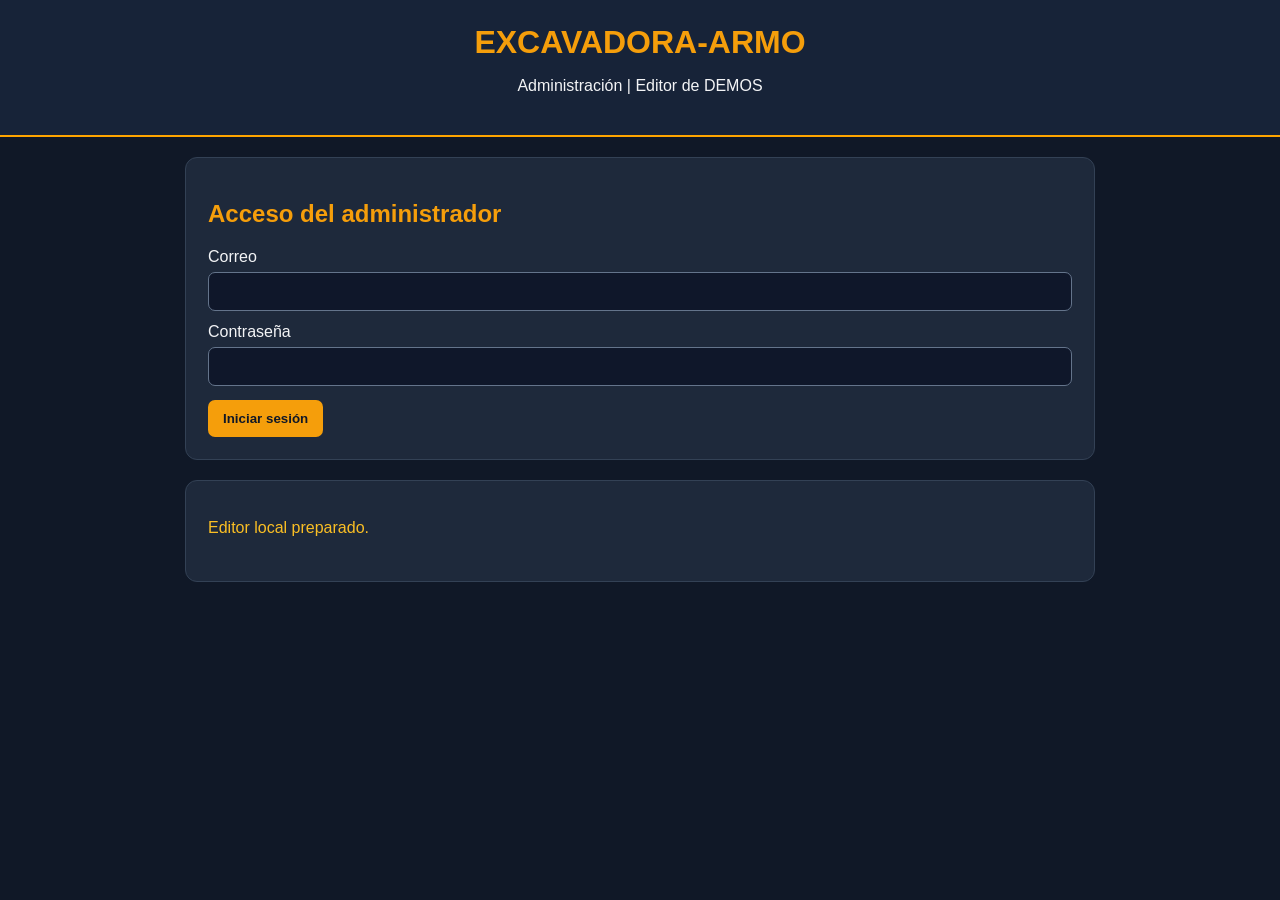
<file: editor-demos.html>
<!DOCTYPE html>
<html lang="es">
<head>
<meta charset="UTF-8">
<meta name="viewport" content="width=device-width, initial-scale=1">
<title>Editor DEMOS | EXCAVADORA-ARMO</title>

<style>
* { box-sizing: border-box; }
body {
  margin: 0;
  font-family: Arial, sans-serif;
  background: #101827;
  color: #f3f4f6;
}
header {
  padding: 24px;
  text-align: center;
  background: #172338;
  border-bottom: 2px solid orange;
}
h1, h2, h3 { color: #f59e0b; }
h1 { margin: 0; }
main { max-width: 950px; margin: auto; padding: 20px; }
.panel {
  background: #1e293b;
  border: 1px solid #334155;
  border-radius: 12px;
  padding: 22px;
  margin-bottom: 20px;
}
label { display: block; margin: 12px 0 6px; }
input, select {
  background: #0f172a;
  border: 1px solid #64748b;
  color: white;
  padding: 11px;
  border-radius: 7px;
  max-width: 100%;
}
input[type=email], input[type=password] { width: 100%; }
button {
  background: #f59e0b;
  color: #111827;
  padding: 11px 15px;
  border: none;
  border-radius: 7px;
  cursor: pointer;
  font-weight: bold;
}
button:disabled { opacity: .5; cursor: not-allowed; }
.secundario { background: #475569; color: white; }
.peligro { background: #ef4444; color: white; }
.acciones { display: flex; gap: 8px; flex-wrap: wrap; margin-top: 14px; }
.paso {
  border: 1px solid #475569;
  background: #111c2e;
  border-radius: 9px;
  padding: 15px;
  margin: 12px 0;
}
.campos {
  display: grid;
  grid-template-columns: 2fr 1fr 1fr;
  gap: 12px;
}
.oculto { display: none; }
#mensaje { min-height: 24px; color: #fbbf24; }
@media (max-width: 650px) {
  .campos { grid-template-columns: 1fr; }
}
</style>
</head>

<body>
<header>
  <h1>EXCAVADORA-ARMO</h1>
  <p>Administración | Editor de DEMOS</p>
</header>

<main>
<section class="panel" id="login">
  <h2>Acceso del administrador</h2>
  <form id="formLogin">
    <label for="correo">Correo</label>
    <input id="correo" type="email" required autocomplete="username">

    <label for="password">Contraseña</label>
    <input id="password" type="password" required autocomplete="current-password">

    <div class="acciones">
      <button type="submit">Iniciar sesión</button>
    </div>
  </form>
</section>

<section class="panel oculto" id="editor">
  <h2>Editor visual</h2>
  <p>Modifica secuencias sin ejecutar movimientos físicos.</p>

  <label for="idDemo">ID de DEMO existente</label>
  <input id="idDemo" type="number" min="1" value="1">

  <div class="acciones">
    <button id="cargar" type="button">Cargar DEMO</button>
    <button id="regresarAdmin" type="button" class="secundario">← Volver a Administración</button>
    <button id="salir" type="button" class="secundario">Cerrar sesión</button>
  </div>

  <h3 id="tituloDemo">Selecciona una DEMO</h3>
  <div id="pasos"></div>

  <p id="total">Duración total: 0 ms</p>

  <div class="acciones">
    <button id="agregar" type="button" disabled>+ Agregar movimiento</button>
    <button id="guardar" type="button" disabled>Guardar secuencia</button>
  </div>
</section>

<section class="panel">
  <p id="mensaje" role="status">Editor local preparado.</p>
</section>
</main>

<script>
"use strict";

const API = "https://vehiculo-iot.duckdns.org/v43";

let token = null;
let demoActual = null;
let comandos = [];
let movimientos = [];

const $ = id => document.getElementById(id);

function mensaje(texto) {
  $("mensaje").textContent = texto;
}

function headers() {
  return { Authorization: "Bearer " + token };
}

async function api(ruta, opciones = {}) {
  const respuesta = await fetch(API + ruta, {
    ...opciones,
    headers: {
      ...headers(),
      ...(opciones.headers || {})
    }
  });

  if (!respuesta.ok) {
    if (respuesta.status === 401) {
      cerrarSesion();
    }

    throw new Error("Error HTTP " + respuesta.status);
  }

  return respuesta.json();
}

function cerrarSesion() {
  try { sessionStorage.removeItem("armo:editor-admin-v6-handoff"); } catch (_) {}
  token = null;
  demoActual = null;
  comandos = [];
  movimientos = [];

  $("editor").classList.add("oculto");
  $("login").classList.remove("oculto");
  $("password").value = "";
  $("pasos").replaceChildren();
  $("agregar").disabled = true;
  $("guardar").disabled = true;
}

$("salir").onclick = cerrarSesion;

$("formLogin").onsubmit = async evento => {
  evento.preventDefault();

  try {
    const respuesta = await fetch(API + "/admin/auth/login", {
      method: "POST",
      headers: { "Content-Type": "application/json" },
      body: JSON.stringify({
        correo: $("correo").value.trim(),
        password: $("password").value
      })
    });

    if (!respuesta.ok) {
      throw new Error("Credenciales administrativas inválidas.");
    }

    const datos = await respuesta.json();
    if (!datos?.access_token || typeof datos.access_token !== "string") {
      throw new Error("La API no devolvió un token administrativo válido.");
    }
    // ARMO-EDITOR-ADMIN-V6: validar rol contra la API protegida antes de abrir.
    await validarAdministrador(datos.access_token);
    abrirEditorAutorizado(datos.access_token, "Sesión administrativa iniciada.");

  } catch (error) {
    mensaje(error.message);
  }
};

// ARMO-EDITOR-ADMIN-V6
const CLAVE_ENTRADA = "armo:editor-admin-v6-handoff";
const CLAVE_REGRESO = "armo:acceso-43-handoff";

async function validarAdministrador(jwt) {
  const respuesta = await fetch(API + "/admin/clientes", {
    method: "GET",
    headers: {Authorization: "Bearer " + jwt},
    cache: "no-store"
  });
  if (!respuesta.ok) {
    throw new Error(respuesta.status === 401 || respuesta.status === 403
      ? "Acceso reservado al administrador (HTTP " + respuesta.status + ")."
      : "No se pudo verificar la sesión administrativa (HTTP " + respuesta.status + ").");
  }
}

function abrirEditorAutorizado(jwt, nota) {
  token = jwt;
  $("password").value = "";
  $("login").classList.add("oculto");
  $("editor").classList.remove("oculto");
  mensaje(nota);
}

$("regresarAdmin").addEventListener("click", async () => {
  if (!token) return;
  try {
    await validarAdministrador(token);
    // Un solo uso, no guardar el token permanentemente.
    sessionStorage.setItem(CLAVE_REGRESO, JSON.stringify({
      rol: "administrador", jwt: token, vence: Date.now() + 120000
    }));
    window.location.assign("administracion.html");
  } catch (error) {
    mensaje("No se pudo volver con esta sesión: " + error.message);
  }
});

(async function recuperarSesionAdministrativa() {
  let acceso = null;
  try {
    const dato = sessionStorage.getItem(CLAVE_ENTRADA);
    sessionStorage.removeItem(CLAVE_ENTRADA);
    if (dato) acceso = JSON.parse(dato);
  } catch (_) { /* Sin sesión válida; formulario administrativo normal. */ }
  if (!acceso || acceso.rol !== "administrador" ||
      typeof acceso.jwt !== "string" || !acceso.jwt ||
      !Number.isFinite(acceso.vence) || Date.now() > acceso.vence) return;
  try {
    await validarAdministrador(acceso.jwt);
    abrirEditorAutorizado(acceso.jwt, "Administrador verificado. Puedes editar las DEMOS.");
  } catch (error) {
    cerrarSesion();
    mensaje("Sesión no autorizada: " + error.message);
  }
})();

function actualizarTotal() {
  const total = movimientos.reduce(
    (suma, p) => suma + Number(p.duracion_ms) + Number(p.pausa_ms),
    0
  );

  $("total").textContent = "Duración total: " + total + " ms";
}

function renderizar() {
  const zona = $("pasos");
  zona.replaceChildren();

  movimientos.forEach((paso, indice) => {
    const tarjeta = document.createElement("article");
    tarjeta.className = "paso";

    const titulo = document.createElement("h3");
    titulo.textContent = "Movimiento " + (indice + 1);
    tarjeta.appendChild(titulo);

    const campos = document.createElement("div");
    campos.className = "campos";

    const campoComando = document.createElement("div");
    const etiquetaComando = document.createElement("label");
    etiquetaComando.textContent = "Comando";
    const selector = document.createElement("select");

    comandos.forEach(comando => {
      const opcion = document.createElement("option");
      opcion.value = comando.id_comando;
      opcion.textContent = comando.nombre;
      selector.appendChild(opcion);
    });

    selector.value = String(paso.id_comando);
    selector.onchange = () => {
      paso.id_comando = Number(selector.value);
    };
    campoComando.append(etiquetaComando, selector);

    function numero(etiqueta, valor, cambio, minimo, maximo) {
      const contenedor = document.createElement("div");
      const label = document.createElement("label");
      label.textContent = etiqueta;

      const input = document.createElement("input");
      input.type = "number";
      input.min = minimo;
      input.max = maximo;
      input.value = valor;
      input.style.width = "100%";

      input.oninput = () => {
        cambio(Number(input.value));
        actualizarTotal();
      };

      contenedor.append(label, input);
      return contenedor;
    }

    campos.append(
      campoComando,
      numero("Duración (ms)", paso.duracion_ms,
        valor => paso.duracion_ms = valor, 100, 500),
      numero("Pausa (ms)", paso.pausa_ms,
        valor => paso.pausa_ms = valor, 0, 1000)
    );

    tarjeta.appendChild(campos);

    const acciones = document.createElement("div");
    acciones.className = "acciones";

    const subir = document.createElement("button");
    subir.textContent = "Subir";
    subir.disabled = indice === 0;
    subir.onclick = () => {
      [movimientos[indice - 1], movimientos[indice]] =
        [movimientos[indice], movimientos[indice - 1]];
      renderizar();
    };

    const bajar = document.createElement("button");
    bajar.textContent = "Bajar";
    bajar.disabled = indice === movimientos.length - 1;
    bajar.onclick = () => {
      [movimientos[indice + 1], movimientos[indice]] =
        [movimientos[indice], movimientos[indice + 1]];
      renderizar();
    };

    const eliminar = document.createElement("button");
    eliminar.textContent = "Eliminar";
    eliminar.className = "peligro";
    eliminar.onclick = () => {
      movimientos.splice(indice, 1);
      renderizar();
    };

    acciones.append(subir, bajar, eliminar);
    tarjeta.appendChild(acciones);
    zona.appendChild(tarjeta);
  });

  actualizarTotal();
}

$("cargar").onclick = async () => {
  const id = Number($("idDemo").value);

  demoActual = null;
  movimientos = [];
  comandos = [];
  $("agregar").disabled = true;
  $("guardar").disabled = true;
  $("pasos").replaceChildren();

  if (!Number.isInteger(id) || id <= 0) {
    mensaje("Introduce un ID de DEMO válido.");
    return;
  }

  try {
    mensaje("Cargando DEMO...");

    const datos = await api(`/admin/demos/${id}/editor-datos`);

    demoActual = datos.demo;
    comandos = datos.comandos;
    movimientos = datos.movimientos.map(p => ({
      id_comando: Number(p.id_comando),
      duracion_ms: Number(p.duracion_ms),
      pausa_ms: Number(p.pausa_ms)
    }));

    $("tituloDemo").textContent = demoActual.nombre;
    $("agregar").disabled = comandos.length === 0;
    $("guardar").disabled = comandos.length === 0;

    renderizar();
    mensaje("DEMO cargada. Movimientos: " + movimientos.length);

  } catch (error) {
    mensaje("No se pudo cargar la DEMO: " + error.message);
  }
};

$("agregar").onclick = () => {
  if (comandos.length === 0 || movimientos.length >= 20) return;

  movimientos.push({
    id_comando: Number(comandos[0].id_comando),
    duracion_ms: 200,
    pausa_ms: 100
  });

  renderizar();
};

$("guardar").onclick = async () => {
  if (!demoActual || movimientos.length === 0) {
    mensaje("Agrega al menos un movimiento.");
    return;
  }

  if (movimientos.length > 20) {
    mensaje("Máximo 20 movimientos.");
    return;
  }

  for (const p of movimientos) {
    const comando = comandos.find(c => c.id_comando === p.id_comando);

    if (!comando ||
        !Number.isInteger(p.duracion_ms) ||
        p.duracion_ms < 100 ||
        p.duracion_ms > Number(comando.duracion_maxima_ms) ||
        !Number.isInteger(p.pausa_ms) ||
        p.pausa_ms < 0 || p.pausa_ms > 1000) {
      mensaje("Revisa los comandos, duraciones y pausas.");
      return;
    }
  }

  if (!confirm(
    "Se reemplazará la secuencia de esta DEMO. ¿Continuar?"
  )) return;

  $("guardar").disabled = true;

  try {
    const resultado = await api(
      `/admin/demos/${demoActual.id_demo}/guardar-movimientos`,
      {
        method: "POST",
        headers: { "Content-Type": "application/json" },
        body: JSON.stringify({ movimientos })
      }
    );

    mensaje(
      "Guardado: " + resultado.movimientos_guardados +
      " movimientos. No ejecutados físicamente."
    );

  } catch (error) {
    mensaje("Error al guardar: " + error.message);
  } finally {
    $("guardar").disabled = !token || !demoActual;
  }
};
</script>
</body>
</html>
</file>
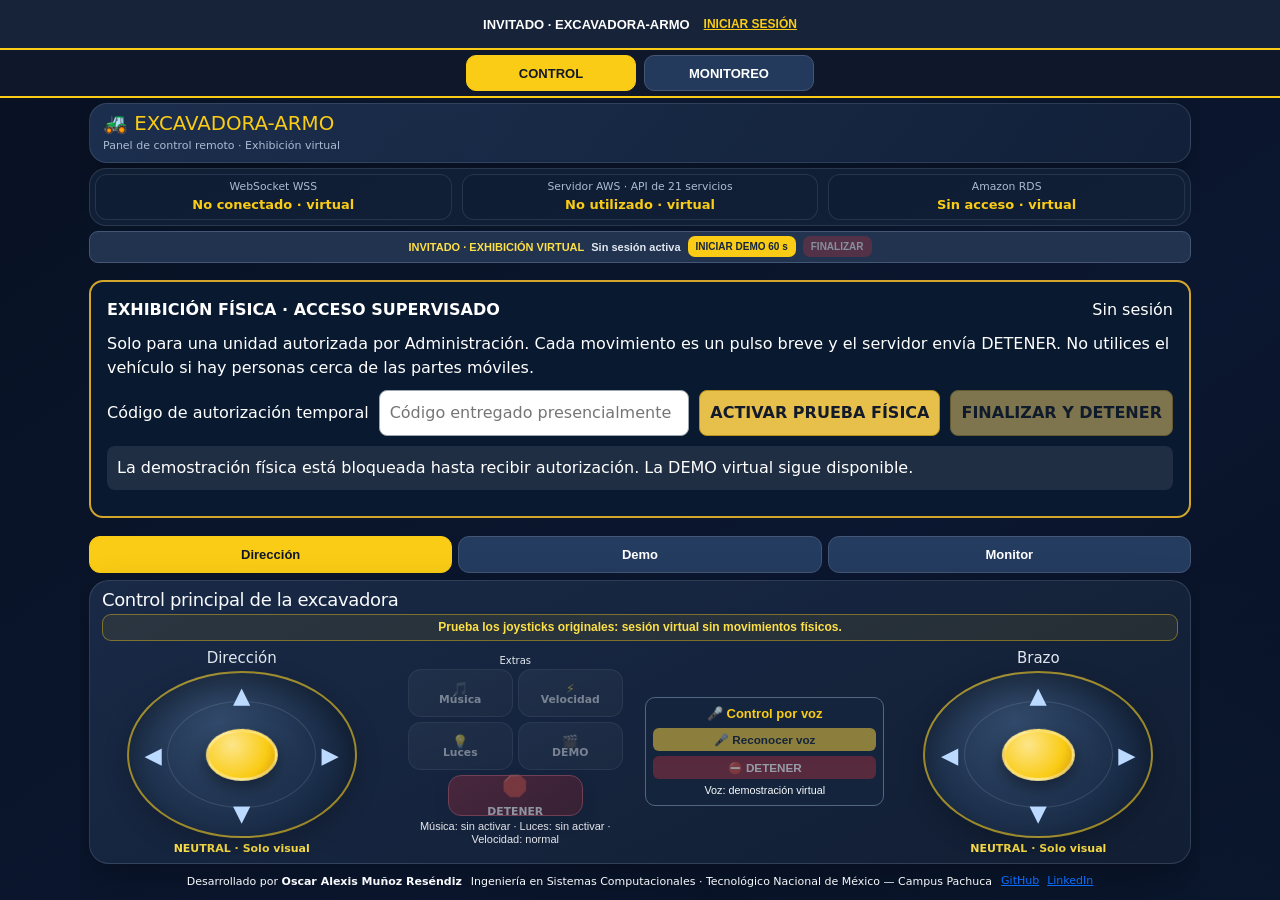
<file: invitado.html>
<!DOCTYPE html>
<html lang="es">
<head>
    <meta http-equiv="Content-Security-Policy" content="default-src 'self'; script-src 'self'; connect-src 'self' https://vehiculo-iot.duckdns.org; style-src 'self' 'unsafe-inline' https://cdn.jsdelivr.net; img-src 'self' data:; font-src 'self' data: https://cdn.jsdelivr.net; object-src 'none'; base-uri 'self'; form-action 'self'">

    <meta charset="UTF-8">
    <meta name="viewport"
          content="width=device-width, initial-scale=1.0, viewport-fit=cover">
    <meta name="theme-color" content="#0f172a">
    <meta name="description"
          content="Panel de control y monitoreo IoT EXCAVADORA-ARMO">

    <title>INVITADO | CONTROL y MONITOREO EXCAVADORA-ARMO</title>

    <link rel="icon"
          href="assets/favicon.svg"
          type="image/svg+xml">

    <link rel="manifest" href="manifest.json">

    <!-- BOOTSTRAP CSS -->
    <link
        href="https://cdn.jsdelivr.net/npm/bootstrap@5.3.8/dist/css/bootstrap.min.css"
        rel="stylesheet"
        integrity="sha384-sRIl4kxILFvY47J16cr9ZwB07vP4J8+LH7qKQnuqkuIAvNWLzeN8tE5YBujZqJLB"
        crossorigin="anonymous"
    >

    <!-- ESTILOS ORIGINALES -->
    <link rel="stylesheet" href="css/styles.css">
    <link rel="stylesheet" href="css/acabados.css">
    <link rel="stylesheet" href="css/monitoreo.css">

    <!-- ESTILO EXISTENTE DE ADMINISTRACION -->
    <link rel="stylesheet" href="css/admin-nav.css">
    <link rel="stylesheet" href="css/armo-pantalla-fija.css?v=1">

    <link rel="stylesheet" href="css/armo-control-monitoreo-v4.css?v=4">
    <link rel="stylesheet" href="css/armo-control-central-v5.css?v=5">

    <!-- SCRIPTS ORIGINALES -->
    
    <!-- Puente físico LOCAL no disponible en Control de comprador público. -->
    
    
    
    
    

    <!-- NAVEGACION PRINCIPAL PRACTICA 4.3 -->
    <!-- Se carga una sola vez -->
    
    
    
  <link rel="stylesheet" href="css/armo-extras-feedback-v2.css?v=2">
  
  
  <link rel="stylesheet" href="css/armo-ajustes-v4.css?v=5">
  
    <link rel="stylesheet" href="css/armo-invitado-original-43.css?v=5">
    <link rel="stylesheet" href="css/armo-invitado-centrado-v6.css?v=6">
    <script src="assets/js/armo-invitado-original-43.js?v=5" defer></script>
    <!-- V7: alineación de invitado igual al comprador (solo CSS) -->
    <link rel="stylesheet" href="css/armo-invitado-control-v7.css?v=7">
</head>

<body class="modo-invitado-43">

    <!-- Formulario legado oculto: CONTROL abre directo sin credenciales -->
    

    <!-- APLICACION PRINCIPAL -->
    <main id="pantallaControl">

        <!-- ENCABEZADO ORIGINAL -->
        <header class="encabezado">

            <div>
                <h1>
                    &#128668; EXCAVADORA-ARMO
                </h1>

                <p>
                    Panel de control remoto
                </p>
            </div>

            <button
                type="button"
                id="btnSalir"
                class="btn-salir">
                Salir
            </button>

        </header>

        <!-- PANEL 0: INDICADORES -->
        <section
            class="panel indicadores"
            aria-label="Estado de conectividad">

            <div class="indicador">

                <span>
                    WebSocket WSS
                </span>

                <strong
                    id="estadoWS"
                    role="status">
                    Desconectado
                </strong>

            </div>

            <div class="indicador">

                <span>
                    Servidor AWS · API de 21 servicios
                </span>

                <strong
                    id="estadoAPI"
                    role="status">
                    Comprobando
                </strong>

            </div>

            <div class="indicador">

                <span>
                    Amazon RDS
                </span>

                <strong
                    id="estadoRDS"
                    role="status">
                    Sin verificar
                </strong>

            </div>

        </section>

        <!-- JWT ORIGINAL -->
        <p
            id="estadoJWT"
            class="oculto"
            aria-hidden="true">
            Inactiva
        </p>

        <!-- PANEL 1: SEGURIDAD -->
        <section class="panel">

            <h2>
                Seguridad de operación
            </h2>

            <p id="mensajeSeguridad">
                Modo seguro activado.
                Los controles físicos están deshabilitados.
            </p>

            <p class="nota">
                Los joysticks y botones funcionan como simulación visual.
                El control físico requiere autorización segura independiente.
            </p>

        </section>

        <!-- PANEL 2: CONTROL PRINCIPAL -->
        <section
            class="panel"
            aria-label="Control principal de la excavadora">

            <h2>
                Control principal de la excavadora
            </h2>

            <div class="zona-controles-principales">

                <!-- JOYSTICK IZQUIERDO -->
                <div class="bloque-joystick">

                    <h3>
                        Dirección
                    </h3>

                    <div
                        id="joystick"
                        class="joystick-base"
                        role="group"
                        aria-label="Joystick de dirección, solo demostración visual"
                        tabindex="0">

                        <span
                            class="joystick-flecha arriba"
                            aria-hidden="true">&#9650;</span>

                        <span
                            class="joystick-flecha abajo"
                            aria-hidden="true">&#9660;</span>

                        <span
                            class="joystick-flecha izquierda"
                            aria-hidden="true">&#9664;</span>

                        <span
                            class="joystick-flecha derecha"
                            aria-hidden="true">&#9654;</span>

                        <div
                            id="joystickPerilla"
                            class="joystick-perilla"
                            aria-hidden="true">
                        </div>

                    </div>

                    <output
                        id="direccionActual"
                        class="joystick-estado"
                        aria-live="polite">
                        NEUTRAL · Solo visual
                    </output>

                </div>

                <!-- EXTRAS CENTRALES -->
                <div class="bloque-extras-centro">

                    <h3>
                        Extras
                    </h3>

                    <div
                        class="extras-mini-grid"
                        aria-label="Funciones especiales">

                        <button
                            type="button"
                            class="btn-funcion btn-extra-mini"
                            data-codigo="10"
                            disabled>
                            &#127925;
                            <span>Música</span>
                        </button>

                        <button
                            type="button"
                            class="btn-funcion btn-extra-mini"
                            data-codigo="11"
                            disabled>
                            &#9889;
                            <span>Velocidad</span>
                        </button>

                        <button
                            type="button"
                            class="btn-funcion btn-extra-mini"
                            data-codigo="12"
                            disabled>
                            &#128161;
                            <span>Luces</span>
                        </button>

                        <button
                            type="button"
                            class="btn-funcion btn-extra-mini"
                            data-codigo="13"
                            disabled>
                            &#127916;
                            <span>DEMO</span>
                        </button>

                    </div>

                    <!-- DETENER ORIGINAL -->
                    <button
                        type="button"
                        id="btnDetener"
                        class="btn-detener btn-detener-central"
                        disabled
                        aria-label="DETENER, pendiente de integración segura">
                        &#128721;
                        <span>DETENER</span>
                    </button>

                    <p class="control-aviso">
                        Modo visual · Sin órdenes REST
                    </p>

                </div>

                <!-- JOYSTICK DERECHO -->
                <div class="bloque-joystick">

                    <h3>
                        Brazo
                    </h3>

                    <div
                        id="joystickBrazo"
                        class="joystick-base"
                        role="group"
                        aria-label="Joystick de brazo, solo demostración visual"
                        tabindex="0">

                        <span
                            class="joystick-flecha arriba"
                            aria-hidden="true">&#9650;</span>

                        <span
                            class="joystick-flecha abajo"
                            aria-hidden="true">&#9660;</span>

                        <span
                            class="joystick-flecha izquierda"
                            aria-hidden="true">&#9664;</span>

                        <span
                            class="joystick-flecha derecha"
                            aria-hidden="true">&#9654;</span>

                        <div
                            id="joystickPerillaBrazo"
                            class="joystick-perilla"
                            aria-hidden="true">
                        </div>

                    </div>

                    <output
                        id="brazoActual"
                        class="joystick-estado"
                        aria-live="polite">
                        NEUTRAL · Solo visual
                    </output>

                </div>

            </div>

        </section>

        <!-- PANEL 3: BRAZO -->
        <section class="panel">

            <h2>
                Brazo y excavación
            </h2>

            <p class="nota">
                El joystick del brazo está en la pestaña Dirección.
                Sus nombres y códigos definitivos se cargarán
                desde el catálogo real de la API.
            </p>

            <div class="cuadricula-controles">

                <button
                    type="button"
                    class="btn-movimiento"
                    data-funcion="brazo1"
                    disabled>
                    Movimiento de brazo 1
                </button>

                <button
                    type="button"
                    class="btn-movimiento"
                    data-funcion="brazo2"
                    disabled>
                    Movimiento de brazo 2
                </button>

                <button
                    type="button"
                    class="btn-movimiento"
                    data-funcion="brazo3"
                    disabled>
                    Movimiento de brazo 3
                </button>

                <button
                    type="button"
                    class="btn-movimiento"
                    data-funcion="brazo4"
                    disabled>
                    Movimiento de brazo 4
                </button>

            </div>

        </section>

        <!-- PANEL 4: EXTRAS -->
        <section class="panel">

            <h2>
                Funciones especiales
            </h2>

            <p class="nota">
                Música, Velocidad, Luces y DEMO aparecen
                en el centro de los dos joysticks de
                la pestaña Dirección.
            </p>

            <p class="nota">
                Se habilitarán únicamente cuando validemos
                los códigos y contratos de la API.
            </p>

        </section>

        <!-- PANEL 5: DEMO -->
        <section class="panel">

            <h2>
                Demostraciones automáticas
            </h2>

            <div class="cuadricula-controles">

                <button
                    type="button"
                    id="btnEjecutarDemo"
                    disabled>
                    Ejecutar DEMO
                </button>

                <button
                    type="button"
                    id="btnCancelarDemo"
                    disabled>
                    Cancelar DEMO
                </button>

            </div>

        </section>

        <!-- PANEL 6: MONITOR ORIGINAL DE CONTROL -->
        <section class="panel">

            <h2>
                Eventos del control
            </h2>

            <div
                id="monitor"
                role="log"
                aria-live="polite"
                aria-relevant="additions">

                <p>
                    Esperando conexión...
                </p>

            </div>

        </section>

        <!-- PANEL 7: MONITOREO PRACTICA 4.2 -->
        <section
            id="vistaMonitoreo"
            class="panel"
            aria-label="Monitoreo del vehículo"
            hidden>

            <div class="contenido-monitoreo">

                <header>

                    <h2 class="monitoreo-titulo">
                        MONITOREO · DEMOSTRACIÓN VIRTUAL
                    </h2>

                    <p
                        id="monitoreoVehiculo"
                        class="monitoreo-vehiculo">
                        Consultando vehículo...
                    </p>

                </header>

                <!-- ULTIMO MOVIMIENTO -->
                <article
                    class="monitoreo-tarjeta"
                    aria-label="Último movimiento reportado">

                    <span class="monitoreo-etiqueta">
                        ÚLTIMO MOVIMIENTO REPORTADO
                    </span>

                    <h3
                        id="monitoreoMovimiento"
                        class="monitoreo-movimiento"
                        aria-live="polite">
                        Cargando...
                    </h3>

                    <div class="monitoreo-datos">

                        <div class="monitoreo-dato">

                            <span class="monitoreo-etiqueta">
                                FECHA
                            </span>

                            <strong id="monitoreoFecha">
                                —
                            </strong>

                        </div>

                        <div class="monitoreo-dato">

                            <span class="monitoreo-etiqueta">
                                HORA
                            </span>

                            <strong id="monitoreoHora">
                                —
                            </strong>

                        </div>

                        <div class="monitoreo-dato">

                            <span class="monitoreo-etiqueta">
                                CÓDIGO
                            </span>

                            <strong id="monitoreoCodigo">
                                —
                            </strong>

                        </div>

                        <div class="monitoreo-dato">

                            <span class="monitoreo-etiqueta">
                                ORIGEN
                            </span>

                            <strong id="monitoreoOrigen">
                                Sin verificar
                            </strong>

                        </div>

                    </div>

                </article>

                <!-- HISTORIAL REAL -->
                <section
                    class="monitoreo-seccion"
                    aria-labelledby="tituloHistorial">

                    <h3 id="tituloHistorial">
                        Últimos 10 movimientos virtuales
                    </h3>

                    <div class="monitoreo-tabla-contenedor">

                        <table class="monitoreo-tabla">

                            <caption class="visually-hidden">
                                Diez movimientos individuales más
                                recientes registrados para este vehículo.
                            </caption>

                            <thead>
                                <tr>
                                    <th scope="col">#</th>
                                    <th scope="col">Movimiento</th>
                                    <th scope="col">Fecha</th>
                                    <th scope="col">Hora</th>
                                </tr>
                            </thead>

                            <tbody id="monitoreoHistorial">

                                <tr>
                                    <td colspan="4">
                                        Cargando historial...
                                    </td>
                                </tr>

                            </tbody>

                        </table>

                    </div>

                    <p
                        id="monitoreoMensaje"
                        class="monitoreo-mensaje"
                        role="status"
                        aria-live="polite">
                        Esperando datos de AWS...
                    </p>

                </section>

            </div>

        </section>
        <!-- FIN DE MONITOREO 4.2 -->

        <!-- CREDITOS DEL DESARROLLADOR -->




        <footer class="armo-creditos" aria-label="Créditos de EXCAVADORA-ARMO">
    <strong class="armo-creditos-titulo">EXCAVADORA-ARMO</strong>
    <p>Desarrollado por <strong>Oscar Alexis Muñoz Reséndiz</strong></p>
    <p>Ingeniería en Sistemas Computacionales · Tecnológico Nacional de México — Campus Pachuca</p>
    <p>Implementación de Soluciones IoT · 2026</p>
    <div class="armo-creditos-links">
      <a href="https://github.com/OscarM988/excavadora-armo-control" target="_blank" rel="noopener noreferrer">GitHub</a>
      <a href="https://www.linkedin.com/in/oscar-alexis-muñoz-resendiz-275098431/" target="_blank" rel="noopener noreferrer">LinkedIn</a>
    </div>
  </footer>
    </main>

    <!-- JOYSTICKS: COMPORTAMIENTO VISUAL ORIGINAL -->
    

    <!-- BOOTSTRAP JAVASCRIPT -->
    

    <!-- PWA ORIGINAL -->
    

    <!--
        PRACTICA 4.3

        La navegación principal se carga desde el HEAD
        mediante js/navegacion-43.js.

        No cargar js/admin-nav.js porque genera
        una segunda navegación.
    -->


<!-- ARMO_EXHIBICION_FISICA_V10 -->
<link rel="stylesheet" href="css/armo-exhibicion-v10.css?v=10" />
<script defer src="assets/js/armo-invitado-fisico-v10.js?v=10"></script>
</body>
</html>
</file>
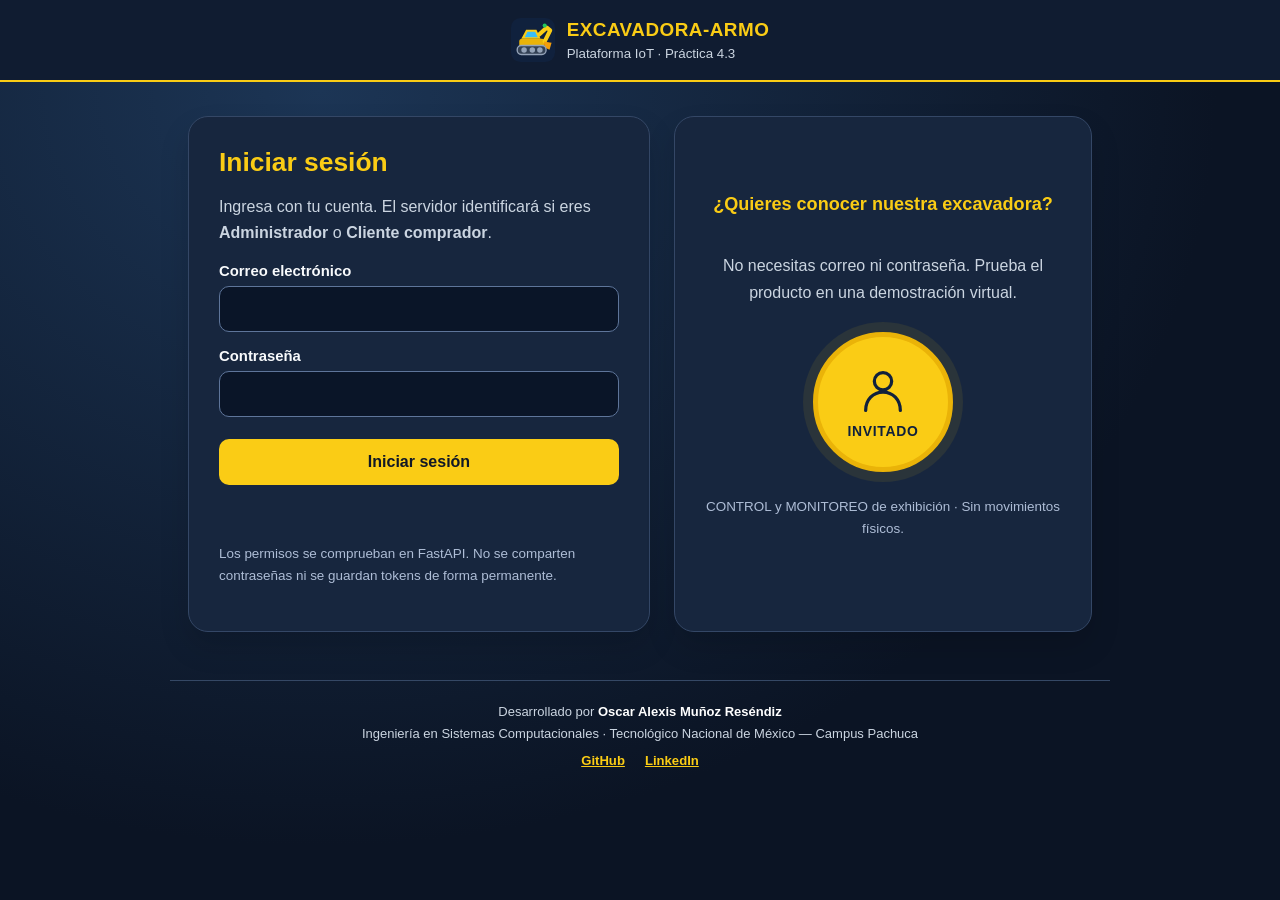
<file: portal-43.html>
<!DOCTYPE html><html lang="es"><head><meta charset="UTF-8"><meta name="viewport" content="width=device-width, initial-scale=1"><title>Portal EXCAVADORA-ARMO</title><meta http-equiv="refresh" content="0;url=index.html"></head><body><p>La entrada de la plataforma está en <a href="index.html">Inicio de sesión</a>.</p></body></html>
</file>
<file: css/acceso-43.css>
/* EXCAVADORA-ARMO 4.3 — Acceso unificado, accesible, responsive */
:root{font-family:Arial,Helvetica,sans-serif;color-scheme:dark}
*{box-sizing:border-box}
body{margin:0;min-height:100vh;background:radial-gradient(ellipse at 25% 10%,#1c3555 0%,#0b1424 66%);color:#f8fafc}
header{border-bottom:2px solid #facc15;background:#101c31;padding:18px 20px}
.brand{display:flex;align-items:center;justify-content:center;gap:12px}
.brand img{width:44px;height:44px}
.brand strong{display:block;color:#facc15;letter-spacing:.5px;font-size:1.18rem}
.brand small{display:block;color:#cbd5e1;margin-top:5px}
main{max-width:940px;margin:0 auto;padding:34px 18px 48px}
.shell{display:grid;grid-template-columns:1.05fr .95fr;gap:24px;align-items:stretch}
.panel{background:#17263e;border:1px solid #344766;border-radius:20px;padding:30px;box-shadow:0 15px 30px #0002}
h1{font-size:1.65rem;margin:0 0 12px;color:#facc15}
h2{font-size:1.13rem;color:#facc15;margin:0 0 12px}
p{color:#cbd5e1;line-height:1.65}
label{display:block;margin:16px 0 7px;font-weight:700;font-size:.93rem}
input{width:100%;padding:13px 14px;background:#0a1528;color:#fff;border:1px solid #5e759a;border-radius:10px;font-size:1rem}
input:focus-visible,button:focus-visible,a:focus-visible{outline:3px solid #facc15;outline-offset:3px}
button{cursor:pointer;font-weight:700;font-size:1rem}
.primary{background:#facc15;color:#101827;border:0;border-radius:10px;padding:14px 20px;width:100%;margin-top:22px}
.primary:disabled{opacity:.7;cursor:wait}
.secondary{color:#facc15;background:transparent;border:1px solid #7385a5;border-radius:10px;padding:10px;text-decoration:none;display:inline-block}
.status{min-height:26px;font-weight:700;color:#fde68a;margin-top:16px}
.guest-area{text-align:center;display:flex;flex-direction:column;align-items:center;justify-content:center;gap:10px}
.guest-circle{width:140px;height:140px;border-radius:50%;background:#facc15;color:#10213c;border:5px solid #eab308;box-shadow:0 0 0 10px #facc1515;display:flex;align-items:center;justify-content:center;flex-direction:column;gap:5px;text-decoration:none;font-weight:900;transition:transform .12s ease}
.guest-circle:hover{transform:scale(1.035)}
.guest-circle svg{width:52px;height:52px}
.guest-circle span{font-size:.87rem;letter-spacing:.7px}
.hint{font-size:.84rem;color:#aebdd6}
footer{max-width:940px;margin:0 auto;padding:0 18px 25px;color:#97a9c7;text-align:center;font-size:.82rem}
@media(max-width:680px){.shell{grid-template-columns:1fr}.panel{padding:22px}.guest-circle{width:125px;height:125px}main{padding-top:22px}}
</file>
<file: css/armo-ajustes-v4.css>
/* EXCAVADORA-ARMO · mejoras V4. Mantener los paneles ocultos en el DOM:
   app.js usa sus índices para conectar las vistas, los joysticks y DEMO. */
body:not(.modo-invitado-43) .navegacion-armo > button:nth-child(2),
body:not(.modo-invitado-43) .navegacion-armo > button:nth-child(3) {
  display: none !important;
}
/* Sin eliminar controles de brazo ni extras de la pestaña Dirección. */
body.armo-demo-comprador-v4 .demo-catalogo {display:none !important}
.armo-demo-info-v4 {display:grid;gap:7px;margin:4px 0 13px;padding:13px 15px;background:#132640;border:1px solid #395270;border-radius:12px;color:#edf2ff}
.armo-demo-info-v4 strong {color:#facc15;font:700 15px Arial,sans-serif}
.armo-demo-info-v4 p {margin:0;line-height:1.45;font:13px Arial,sans-serif}
.armo-demo-estado-v4 {color:#fde68a;font-weight:700!important}
.armo-demo-nota-v4 {color:#b9c8da;font-size:11px!important}
.armo-demo-comprador-v4 #btnEjecutarDemo:not(:disabled) {background:#11614d!important;color:#fff!important;cursor:pointer}
.armo-demo-comprador-v4 #btnCancelarDemo:not(:disabled) {background:#a32743!important;color:#fff!important;cursor:pointer}
.armo-demo-comprador-v4 #btnEjecutarDemo:disabled,
.armo-demo-comprador-v4 #btnCancelarDemo:disabled {opacity:.42;cursor:not-allowed}
/* Pestañas interiores del invitado: misma disposición compacta del comprador. */
.armo-guest-subnav-v4 {display:grid;grid-template-columns:repeat(3,minmax(0,1fr));gap:7px;max-width:100%;width:100%;margin:3px auto 4px}
.armo-guest-subnav-v4 button {border:1px solid #445675;border-radius:11px;background:#243c60;color:#fff;padding:10px 9px;font:700 clamp(12px,1.4vw,15px) Arial,sans-serif;cursor:pointer}
.armo-guest-subnav-v4 button.activo {background:#facc15;color:#0f172a;border-color:#facc15}
#armo-guest-catalogo-v4 {display:grid;gap:7px;padding:12px;background:#132640;border:1px solid #405775;border-radius:12px;color:#fff;margin-bottom:10px}
#armo-guest-catalogo-v4 label {display:grid;gap:7px;font-weight:700;color:#facc15}
#armo-guest-catalogo-v4 select {background:#0d203c;color:white;border:1px solid #6880a1;border-radius:9px;padding:9px;width:100%;min-height:40px}
#armo-guest-catalogo-v4 p {margin:0;font-size:12px;color:#fde68a}
.modo-invitado-43 #btnEjecutarDemo:not(:disabled) {background:#11614d!important;color:white!important;cursor:pointer}
.modo-invitado-43 #btnCancelarDemo:not(:disabled) {background:#a32743!important;color:white!important;cursor:pointer}
.modo-invitado-43 #btnEjecutarDemo:disabled,
.modo-invitado-43 #btnCancelarDemo:disabled {opacity:.45;cursor:not-allowed}
/* Login con créditos completos */
.login-creditos-v4 {max-width:940px;margin:0 auto 14px;padding:18px 14px 25px;border-top:1px solid #354865;text-align:center;color:#cbd5e1}
.login-creditos-v4 p {margin:4px 0;line-height:1.45;font-size:13px}
.login-creditos-v4 strong {color:#fff}
.login-creditos-v4 .creditos-enlaces {display:flex;justify-content:center;gap:20px;margin-top:9px}
.login-creditos-v4 a {color:#facc15;text-decoration:underline;font-weight:700}
@media(max-width:540px){.armo-demo-info-v4{padding:10px}.armo-demo-info-v4 p{font-size:11px}.armo-guest-subnav-v4{gap:4px}.armo-guest-subnav-v4 button{padding:9px 4px}.login-creditos-v4 p{font-size:11px}}

/* V5: las tres pestañas visibles se distribuyen en tres columnas reales. */
body:not(.modo-invitado-43) #pantallaControl .navegacion-armo {
  grid-template-columns:repeat(3,minmax(0,1fr))!important;
}
body:not(.modo-invitado-43) #pantallaControl:not(.oculto) {
  width:min(100%,1120px)!important;max-width:1120px!important;
}
</file>
<file: css/administracion.css>
:root {
  --fondo: #f3f5fa;
  --blanco: #ffffff;
  --oscuro: #172033;
  --principal: #2456d3;
  --borde: #e0e5ee;
  --texto: #263247;
  --secundario: #627087;
}

* {
  box-sizing: border-box;
}

body {
  margin: 0;
  font-family: Arial, Helvetica, sans-serif;
  background: var(--fondo);
  color: var(--texto);
}

.encabezado {
  background: var(--oscuro);
  color: white;
  display: flex;
  align-items: center;
  justify-content: space-between;
  flex-wrap: wrap;
  gap: 15px;
  padding: 18px 24px;
}

.marca {
  display: flex;
  align-items: center;
  gap: 12px;
}

.marca h1 {
  font-size: 20px;
  margin: 0;
}

.marca p {
  font-size: 12px;
  margin: 5px 0 0;
  color: #cbd5e1;
}

.sesion {
  font-size: 13px;
  color: #e2e8f0;
}

.navegacion {
  background: white;
  display: flex;
  flex-wrap: wrap;
  gap: 10px;
  padding: 12px 24px;
  border-bottom: 1px solid var(--borde);
}

.navegacion a {
  text-decoration: none;
  color: var(--texto);
  font-size: 13px;
  font-weight: bold;
  padding: 10px 14px;
  border-radius: 7px;
}

.navegacion a.activo {
  background: var(--principal);
  color: white;
}

.contenedor {
  display: grid;
  grid-template-columns: 230px minmax(0, 1fr);
  min-height: 75vh;
}

.menu-lateral {
  background: white;
  padding: 20px 12px;
  border-right: 1px solid var(--borde);
}

.menu-lateral h2 {
  font-size: 16px;
  padding: 0 12px;
  margin-bottom: 20px;
}

.menu-btn {
  width: 100%;
  display: block;
  text-align: left;
  padding: 13px;
  margin-bottom: 6px;
  border: 0;
  border-radius: 7px;
  background: transparent;
  color: var(--texto);
  cursor: pointer;
  font-size: 14px;
}

.menu-btn:hover {
  background: #edf2ff;
}

.menu-btn.activo {
  background: #e8efff;
  color: #1744a3;
  font-weight: bold;
}

main {
  min-width: 0;
  padding: 25px;
}

.vista {
  display: none;
}

.vista.activa {
  display: block;
}

.titulo-seccion {
  display: flex;
  align-items: center;
  justify-content: space-between;
  flex-wrap: wrap;
  gap: 12px;
  margin-bottom: 22px;
}

.titulo-seccion h2 {
  margin: 0;
  font-size: 25px;
}

.titulo-seccion p {
  color: var(--secundario);
  font-size: 14px;
}

.tarjetas {
  display: grid;
  grid-template-columns: repeat(4, minmax(0, 1fr));
  gap: 16px;
  margin-bottom: 22px;
}

.tarjeta,
.panel {
  background: white;
  border: 1px solid var(--borde);
  border-radius: 12px;
  padding: 20px;
}

.tarjeta h3 {
  color: var(--secundario);
  font-size: 14px;
  margin: 0 0 15px;
}

.tarjeta strong {
  display: block;
  font-size: 32px;
  color: var(--oscuro);
}

.tarjeta small {
  color: var(--secundario);
}

.panel {
  margin-top: 15px;
}

.panel h3 {
  margin-top: 0;
}

.indicadores {
  display: flex;
  flex-wrap: wrap;
  gap: 12px 28px;
}

.indicadores p {
  font-size: 14px;
}

.nota {
  font-size: 12px;
  color: var(--secundario);
}

.tabla-contenedor {
  overflow-x: auto;
  margin-top: 16px;
}

table {
  width: 100%;
  border-collapse: collapse;
  min-width: 600px;
  font-size: 13px;
}

th {
  text-align: left;
  background: #edf2fa;
  color: var(--oscuro);
  padding: 13px;
}

td {
  padding: 13px;
  border-bottom: 1px solid var(--borde);
}

.vacio {
  text-align: center;
  color: var(--secundario);
  padding: 30px;
}

.accion {
  background: var(--principal);
  color: white;
  border: none;
  border-radius: 7px;
  padding: 11px 15px;
  font-size: 13px;
  cursor: pointer;
}

.accion:hover {
  background: #173fa5;
}

button:focus-visible,
a:focus-visible {
  outline: 3px solid #f59e0b;
  outline-offset: 2px;
}

.mensaje {
  background: #fff8e7;
  border: 1px solid #ead8a8;
  color: #684b13;
  border-radius: 8px;
  padding: 12px 15px;
  margin-bottom: 20px;
  font-size: 13px;
}

.pie {
  text-align: center;
  padding: 20px;
  background: var(--oscuro);
  color: #dce3ee;
  font-size: 12px;
}

@media (max-width: 1000px) {
  .tarjetas {
    grid-template-columns: repeat(2, minmax(0, 1fr));
  }
}

@media (max-width: 700px) {
  .contenedor {
    grid-template-columns: 1fr;
  }

  .menu-lateral {
    display: flex;
    gap: 7px;
    overflow-x: auto;
    padding: 12px;
    border-right: 0;
    border-bottom: 1px solid var(--borde);
  }

  .menu-lateral h2 {
    display: none;
  }

  .menu-btn {
    width: auto;
    flex: 0 0 auto;
    white-space: nowrap;
    margin: 0;
  }

  main {
    padding: 15px;
  }

  .tarjetas {
    grid-template-columns: repeat(2, minmax(0, 1fr));
    gap: 10px;
  }

  .tarjeta,
  .panel {
    padding: 15px;
  }

  .tarjeta strong {
    font-size: 25px;
  }

  .titulo-seccion h2 {
    font-size: 21px;
  }
}

@media (max-width: 380px) {
  .tarjetas {
    grid-template-columns: 1fr;
  }
}
</file>
<file: css/armo-creditos-layout.css>
/* EXCAVADORA-ARMO | Corrección de desplazamiento y créditos, 2026.
   No modifica el comportamiento de los controles físicos. */
html, body {
  height: auto !important;
  min-height: 100% !important;
  overflow-x: hidden !important;
  overflow-y: auto !important;
  overscroll-behavior-y: auto !important;
}
/* El contenido de CONTROL y MONITOREO debe crecer en vez de recortarse. */
#pantallaControl:not(.oculto) {
  height: auto !important;
  min-height: 0 !important;
  max-height: none !important;
  overflow: visible !important;
  padding-bottom: 22px !important;
}
#pantallaControl .panel[data-vista].vista-activa,
#pantallaControl > section[aria-label="Control principal de la excavadora"],
#pantallaControl .zona-controles-principales {
  height: auto !important;
  max-height: none !important;
  min-height: 0 !important;
  overflow: visible !important;
  flex-shrink: 0 !important;
}
#pantallaControl .zona-controles-principales { align-items: center !important; }
/* Mantener los controles en tres columnas y evitar solapamientos. */
#pantallaControl .zona-controles-principales > * { min-width: 0; }
#pantallaControl .bloque-joystick,
#pantallaControl .bloque-extras-centro { position: relative; z-index: 1; }
/* Los créditos se muestran dentro del área desplazable del CONTROL. */
.armo-creditos {
  box-sizing: border-box;
  display: block !important;
  visibility: visible !important;
  position: relative !important;
  clear: both;
  flex: 0 0 auto !important;
  width: min(100%, 1080px);
  height: auto !important;
  max-height: none !important;
  margin: 22px auto 12px !important;
  padding: 22px 16px !important;
  text-align: center;
  border-radius: 16px;
  border: 1px solid #405575;
  background: #192b47;
  color: #ffffff;
  font-family: Arial, Helvetica, sans-serif;
  overflow: visible !important;
}
.armo-creditos-titulo { display: block; color: #ffcc00; font-size: 1.1rem; margin-bottom: 10px; }
.armo-creditos p { margin: 7px auto; font-size: clamp(12px, 1.7vw, 14px); line-height: 1.45; }
.armo-creditos-links { display: flex; justify-content: center; gap: 22px; margin-top: 12px; flex-wrap: wrap; }
.armo-creditos a { color: #ffdc45; font-weight: 700; text-decoration: underline; text-underline-offset: 3px; }
.armo-creditos a:hover, .armo-creditos a:focus-visible { color: white; }
@media (max-width: 620px) {
  .armo-creditos { padding: 18px 12px !important; margin-top: 16px !important; }
}


/* ===== SCROLL RESPONSIVO GENERAL ===== */
html,
body {
    margin: 0;
    padding: 0;
    width: 100%;
    min-height: 100%;
    overflow-x: hidden;
    background: linear-gradient(90deg, #02112f 0%, #07183f 20%, #02112f 100%);
}

body {
    font-family: Arial, Helvetica, sans-serif;
}

/* El área principal ahora crece normal y tiene scroll vertical */
#pantallaControl {
    display: block !important;
    width: 100%;
    max-width: 1100px;
    margin: 0 auto;
    padding: 18px 12px 28px;
    box-sizing: border-box;
    overflow-x: hidden !important;
    overflow-y: auto !important;
}

/* Paneles */
#pantallaControl .panel,
.armo-creditos {
    width: 100%;
    box-sizing: border-box;
}

/* Zona principal de joysticks */
#pantallaControl .zona-controles-principales {
    display: flex !important;
    justify-content: space-between;
    align-items: center;
    gap: 28px;
    flex-wrap: wrap;
    height: auto !important;
    max-height: none !important;
    overflow: visible !important;
}

/* Bloques internos */
#pantallaControl .bloque-joystick,
#pantallaControl .bloque-extras-centro {
    flex: 1 1 280px;
    min-width: 260px;
    max-width: 100%;
    box-sizing: border-box;
}

/* Joysticks no se salen */
#pantallaControl .joystick-base {
    max-width: 100%;
    margin-left: auto;
    margin-right: auto;
}

/* Extras del centro */
#pantallaControl .extras-mini-grid {
    display: grid;
    grid-template-columns: repeat(2, minmax(110px, 1fr));
    gap: 12px;
    width: 100%;
    max-width: 240px;
    margin: 0 auto 14px;
}

/* Botón detener centrado */
#pantallaControl .btn-detener-central {
    display: flex;
    justify-content: center;
    align-items: center;
    margin: 14px auto 10px;
}

/* Panel de voz */
#panelControlVoz,
.control-voz-panel,
.seccion-control-voz {
    width: 100%;
    box-sizing: border-box;
}

/* Créditos */
.armo-creditos {
    display: block !important;
    visibility: visible !important;
    width: 100%;
    max-width: 100%;
    margin: 22px auto 10px !important;
    padding: 22px 16px !important;
    text-align: center;
    border-radius: 16px;
    border: 1px solid #405575;
    background: #192b47;
    color: #ffffff;
    overflow: visible !important;
}

.armo-creditos-titulo {
    display: block;
    color: #ffcc00;
    font-size: 1.2rem;
    margin-bottom: 10px;
    font-weight: 700;
}

.armo-creditos p {
    margin: 8px 0;
    font-size: 14px;
    line-height: 1.45;
}

.armo-creditos-links {
    display: flex;
    justify-content: center;
    gap: 20px;
    flex-wrap: wrap;
    margin-top: 12px;
}

.armo-creditos a {
    color: #ffd84d;
    font-weight: 700;
    text-decoration: underline;
}

.armo-creditos a:hover,
.armo-creditos a:focus {
    color: #ffffff;
}

/* ===== TABLET ===== */
@media (max-width: 900px) {
    #pantallaControl {
        padding: 16px 10px 24px;
    }

    #pantallaControl .zona-controles-principales {
        flex-direction: column;
        align-items: center;
        gap: 22px;
    }

    #pantallaControl .bloque-joystick,
    #pantallaControl .bloque-extras-centro {
        width: 100%;
        min-width: 0;
    }
}

/* ===== TELEFONO ===== */
@media (max-width: 640px) {
    #pantallaControl {
        padding: 14px 8px 22px;
    }

    #pantallaControl .extras-mini-grid {
        grid-template-columns: repeat(2, 1fr);
        max-width: 100%;
    }

    .armo-creditos {
        padding: 18px 12px !important;
        border-radius: 14px;
    }

    .armo-creditos p {
        font-size: 13px;
    }

    .armo-creditos-links {
        flex-direction: row;
        gap: 14px;
    }
}
</file>
<file: css/administracion-extras.css>
﻿/* ADMINISTRACION 4.3 - EXCAVADORA-ARMO */

:root {
  --oscuro: #101d34;
  --principal: #243d63;
  --amarillo: #ffcc00;
  --fondo: #0a1426;
  --texto: #e9f1ff;
}

body {
  background: var(--fondo);
  color: var(--texto);
}

.encabezado,
.pie {
  background: #101b2f;
}

.navegacion,
.menu-lateral {
  background: #14243c;
  border-color: #344767;
}

.navegacion a,
.menu-btn {
  color: #e9f1ff;
}

.navegacion a.activo,
.menu-btn.activo {
  background: var(--amarillo);
  color: #101a2e;
}

.menu-btn:hover {
  background: #304868;
  color: white;
}

.menu-lateral h2 {
  color: white;
}

.tarjeta,
.panel {
  background: #1b2e4b;
  color: white;
  border-color: #364c70;
}

.tarjeta h3,
.tarjeta strong,
.panel h3,
.titulo-seccion h2 {
  color: white;
}

.tarjeta small,
.titulo-seccion p,
.nota {
  color: #b8c9e5;
}

.accion {
  background: var(--amarillo);
  color: #101a2e;
  font-weight: bold;
}

.accion:hover {
  background: #ffe15a;
}

th {
  background: #273e60;
  color: var(--amarillo);
}

td {
  color: #e9f1ff;
  border-color: #364c70;
}

.vacio {
  color: #b8c9e5;
}

.mensaje {
  background: #293c57;
  border-color: #566b88;
  color: #ffdf70;
}

.form-admin {
  margin: 20px 0;
  padding: 20px;
  border-radius: 12px;
  background: #13233c;
  border: 1px solid #435d80;
}

.form-admin[hidden] {
  display: none;
}

.form-admin h3 {
  margin: 0 0 18px;
  color: var(--amarillo);
}

.form-grid {
  display: grid;
  grid-template-columns: repeat(2, minmax(0, 1fr));
  gap: 15px;
}

.campo-admin {
  display: flex;
  flex-direction: column;
  gap: 7px;
}

.campo-admin label {
  color: #e9f1ff;
  font-weight: bold;
  font-size: 13px;
}

.campo-admin input,
.campo-admin select,
.campo-admin textarea {
  width: 100%;
  background: #0c192d;
  border: 1px solid #547095;
  color: white;
  border-radius: 8px;
  padding: 12px;
  font: inherit;
}

.campo-admin input:focus,
.campo-admin select:focus,
.campo-admin textarea:focus {
  outline: 2px solid var(--amarillo);
}

.form-acciones {
  display: flex;
  flex-wrap: wrap;
  gap: 10px;
  margin-top: 18px;
}

.btn-secundario {
  border: 1px solid #7189aa;
  background: #304665;
  color: white;
  border-radius: 8px;
  padding: 11px 16px;
  cursor: pointer;
}

.etiqueta-borrador {
  color: #ffdb54;
  font-weight: bold;
}

.advertencia-admin {
  color: #ffdc85;
  font-size: 13px;
  line-height: 1.6;
}

@media(max-width: 650px) {
  .form-grid {
    grid-template-columns: 1fr;
  }

  .form-admin {
    padding: 14px;
  }
}
</file>
<file: css/admin-clientes.css>
﻿/* EXCAVADORA-ARMO - Clientes 4.3 */

.form-clientes {
  background: #13233c;
  color: #e9f1ff;
  border: 1px solid #435d80;
  border-radius: 12px;
  padding: 20px;
  margin: 15px 0;
}

.form-clientes[hidden] {
  display: none;
}

.form-clientes h3 {
  color: #ffcc00;
  margin-top: 0;
}

.clientes-grid {
  display: grid;
  grid-template-columns: repeat(2, minmax(0, 1fr));
  gap: 15px;
}

.clientes-campo {
  display: flex;
  flex-direction: column;
  gap: 8px;
}

.clientes-campo label {
  font-size: 13px;
  font-weight: bold;
}

.clientes-campo input,
.clientes-campo select {
  width: 100%;
  min-width: 0;
  padding: 12px;
  border-radius: 8px;
  border: 1px solid #547095;
  background: #0c192d;
  color: #ffffff;
  font: inherit;
}

.clientes-campo input:focus-visible,
.clientes-campo select:focus-visible {
  outline: 2px solid #ffcc00;
  outline-offset: 2px;
}

.clientes-acciones {
  display: flex;
  flex-wrap: wrap;
  gap: 12px;
  margin-top: 20px;
}

.clientes-acciones button {
  padding: 12px 16px;
  border-radius: 8px;
  cursor: pointer;
}

.clientes-cancelar {
  background: #304665;
  color: white;
  border: 1px solid #7189aa;
}

.clientes-nota {
  color: #ffdc85;
  font-size: 13px;
}

@media (max-width: 650px) {
  .clientes-grid {
    grid-template-columns: 1fr;
  }
  .form-clientes {
    padding: 14px;
  }
}
</file>
<file: css/armo-responsive-final.css>
/* EXCAVADORA-ARMO - correccion responsiva sin modificar JS fisico */
html, body {
  width:100% !important;
  height:auto !important;
  min-height:100% !important;
  overflow-x:hidden !important;
  overflow-y:auto !important;
  overscroll-behavior-y:auto !important;
}
body { display:block !important; }
/* La página debe crecer con los paneles y el footer. */
#pantallaControl:not(.oculto) {
  position:relative !important;
  display:flex !important;
  flex-direction:column !important;
  box-sizing:border-box !important;
  height:auto !important;
  min-height:100dvh !important;
  max-height:none !important;
  overflow:visible !important;
  margin-inline:auto !important;
  padding-bottom:20px !important;
}
#pantallaControl .panel[data-vista].vista-activa,
#pantallaControl > .panel[aria-label="Control principal de la excavadora"] {
  display:flex !important;
  flex-direction:column !important;
  flex:0 0 auto !important;
  height:auto !important;
  min-height:0 !important;
  max-height:none !important;
  overflow:visible !important;
}
#pantallaControl .zona-controles-principales {
  display:grid !important;
  grid-template-columns:minmax(0,1fr) minmax(150px,.9fr) minmax(0,1fr) !important;
  align-items:center !important;
  gap:clamp(10px,2vw,20px) !important;
  width:100% !important;
  height:auto !important;
  min-height:0 !important;
  max-height:none !important;
  overflow:visible !important;
}
#pantallaControl .bloque-joystick,
#pantallaControl .bloque-extras-centro { min-width:0 !important; height:auto !important; min-height:0 !important; position:relative !important; }
#pantallaControl .joystick-base {
  width:min(100%,245px) !important;
  height:auto !important;
  aspect-ratio:1 / 1 !important;
  flex-shrink:0 !important;
}
#pantallaControl .extras-mini-grid { width:min(100%,225px) !important; }
#pantallaControl .extras-mini-grid .btn-extra-mini { height:clamp(60px,7vw,90px) !important; }
#pantallaControl .btn-detener-central { min-height:58px !important; height:auto !important; }
/* Pie fuera del área limitada por la pantalla original. */
body > .armo-creditos {
  display:block !important;
  box-sizing:border-box;
  width:min(calc(100% - 28px),1100px) !important;
  max-width:1100px !important;
  height:auto !important;
  max-height:none !important;
  margin:26px auto 24px !important;
  padding:24px 18px !important;
  position:relative !important;
  visibility:visible !important;
  overflow:visible !important;
  clear:both;
  border:1px solid #405575;
  border-radius:16px;
  background:#192b47;
  color:#fff;
  text-align:center;
  font-family:Arial,Helvetica,sans-serif;
}
.armo-creditos-titulo {display:block;color:#ffcc00;font-weight:800;margin-bottom:9px;font-size:1.14rem;}
.armo-creditos p {margin:7px 0;font-size:clamp(12px,1.6vw,15px);line-height:1.5;}
.armo-creditos-links {display:flex;justify-content:center;gap:20px;flex-wrap:wrap;margin-top:12px;}
.armo-creditos-links a {color:#ffde48;font-weight:bold;text-decoration:underline;text-underline-offset:3px;}
@media (max-width:750px) {
  #pantallaControl .zona-controles-principales {
    grid-template-columns:repeat(2,minmax(0,1fr)) !important;
    gap:14px 10px !important;
    align-items:start !important;
  }
  #pantallaControl .bloque-joystick:first-child {grid-column:1;grid-row:1;}
  #pantallaControl .bloque-joystick:last-child {grid-column:2;grid-row:1;}
  #pantallaControl .bloque-extras-centro {grid-column:1/-1;grid-row:2;}
  #pantallaControl .joystick-base {width:min(100%,220px) !important;}
  #pantallaControl .extras-mini-grid {width:min(100%,320px) !important;}
  #pantallaControl .extras-mini-grid .btn-extra-mini {height:68px !important;}
  #pantallaControl .navegacion-armo {flex-wrap:wrap;}
  body > .armo-creditos {padding:18px 12px !important;}
}
@media (max-width:410px) {
  #pantallaControl .joystick-base {width:min(100%,165px) !important;}
  #pantallaControl .zona-controles-principales {gap:12px 6px !important;}
  #pantallaControl .bloque-joystick h3 {font-size:12px !important;}
  #pantallaControl .joystick-estado {font-size:10px !important;}
}
@media (max-height:500px) and (orientation:landscape) {
  #pantallaControl .joystick-base {width:min(100%,150px) !important;}
}
</file>
<file: css/armo-admin-sin-scroll.css>
/* EXCAVADORA-ARMO - administracion de altura fija, sin scroll de pagina. */
@media (min-width: 701px) {
  html, body { height: 100%; overflow: hidden; }
  body { height: 100vh; height: 100dvh; display: flex; flex-direction: column; min-height: 0; }
  .encabezado, .navegacion, .armo-creditos, .pie { flex-shrink: 0; }
  .encabezado { padding-top: 10px; padding-bottom: 10px; }
  .navegacion { padding-top: 7px; padding-bottom: 7px; }
  .contenedor { flex: 1 1 auto; min-height: 0 !important; overflow: hidden; }
  .menu-lateral { min-height: 0; overflow-y: auto; }
  .contenedor > main { min-height: 0; overflow-y: auto; overscroll-behavior: contain; padding-top: 14px; padding-bottom: 12px; }
  .armo-creditos { padding-top: 4px !important; padding-bottom: 4px !important; }
}
@media (max-width: 700px) {
  html, body { min-height: 100%; }
  body { overflow-x: hidden; }
}
</file>
<file: css/armo-admin-sin-scroll-v2.css>
/* ARMO: pagina fija. Solo el contenido de secciones extensas puede desplazarse. */
@media (min-width: 701px) {
  html, html body { height: 100% !important; max-height: 100% !important; overflow: hidden !important; }
  html body {
    margin: 0 !important;
    min-height: 0 !important;
    height: 100vh !important;
    height: 100dvh !important;
    display: grid !important;
    grid-template-rows: auto auto minmax(0, 1fr) auto !important;
    overflow: hidden !important;
  }
  body > .encabezado, body > .navegacion, body > .armo-creditos { min-height: 0; margin: 0 !important; }
  body > .encabezado { padding-top: 7px !important; padding-bottom: 7px !important; }
  body > .navegacion { padding-top: 6px !important; padding-bottom: 6px !important; }
  body > .contenedor {
    height: 100% !important;
    min-height: 0 !important;
    max-height: 100% !important;
    display: grid !important;
    grid-template-columns: 188px minmax(0,1fr) !important;
    overflow: hidden !important;
  }
  body > .contenedor > .menu-lateral { height: 100%; min-height: 0; overflow-y: auto; overscroll-behavior: contain; }
  body > .contenedor > main {
    height: 100% !important;
    min-height: 0 !important;
    max-height: 100% !important;
    overflow-x: hidden !important;
    overflow-y: auto !important;
    overscroll-behavior: contain;
    padding: 12px 18px !important;
  }
  body > .armo-creditos { padding: 5px 10px !important; max-height: 100px; overflow: hidden; }
  body > .armo-creditos p { margin: 2px !important; }
  body > .armo-creditos .armo-creditos-links { margin-top: 3px !important; }
  #dashboard .tarjetas { gap: 10px; margin-bottom: 12px; }
  #dashboard .tarjeta { padding: 12px !important; }
  #dashboard .titulo-seccion { margin-bottom: 10px; }
}
@media (max-width: 700px) {
  html, body { overflow-x: hidden; }
  /* En pantallas pequenas se permite desplazamiento para conservar accesibilidad. */
}
</file>
<file: css/armo-admin-responsive-v3.css>
/* EXCAVADORA-ARMO | Administración adaptable v3
   Sin scroll de documento; contenido interno navegable si es más largo. */
html:has(body > .contenedor),
html:has(body > .contenedor) body {
  height: 100% !important;
  min-height: 0 !important;
  max-height: 100% !important;
  width: 100% !important;
  margin: 0 !important;
  overflow: hidden !important;
  overscroll-behavior: none;
}
html:has(body > .contenedor) body {
  display: grid !important;
  grid-template-columns: minmax(0,1fr) !important;
  grid-template-rows: auto auto minmax(0,1fr) auto !important;
  height: 100vh !important;
  height: 100dvh !important;
  background: #091629 !important;
}
body > .encabezado {
  grid-row: 1 !important;
  grid-column: 1 !important;
  min-height: 0 !important;
  padding: 7px 14px !important;
  margin: 0 !important;
  gap: 8px !important;
  flex-wrap: nowrap !important;
}
body > .encabezado .marca { min-width: 0; }
body > .encabezado .marca img { width: 30px !important; height: 30px !important; }
body > .encabezado .marca h1 { font-size: clamp(13px,1.4vw,18px) !important; }
body > .encabezado .marca p { margin: 1px 0 0 !important; font-size: 10px !important; }
body > .encabezado .sesion { text-align: right; font-size: 11px !important; max-width: 38%; }
body > .navegacion {
  grid-row: 2 !important;
  grid-column: 1 !important;
  margin: 0 !important;
  min-height: 0 !important;
  padding: 4px 12px !important;
  gap: 6px !important;
  align-items: center;
  flex-wrap: nowrap !important;
  overflow-x: auto;
}
body > .navegacion a { white-space: nowrap; padding: 8px 12px !important; font-size: 11px !important; }
body > .contenedor {
  grid-row: 3 !important;
  grid-column: 1 !important;
  display: grid !important;
  grid-template-columns: 160px minmax(0,1fr) !important;
  grid-template-rows: minmax(0,1fr) !important;
  height: 100% !important;
  max-height: 100% !important;
  min-height: 0 !important;
  min-width: 0 !important;
  overflow: hidden !important;
  padding: 0 !important;
  margin: 0 !important;
}
body > .contenedor > .menu-lateral {
  min-height: 0 !important;
  min-width: 0 !important;
  max-height: 100% !important;
  height: 100% !important;
  overflow: auto !important;
  padding: 9px 6px !important;
  background: #132540 !important;
  scrollbar-width: none;
}
body > .contenedor > .menu-lateral::-webkit-scrollbar,
body > .contenedor > main::-webkit-scrollbar { display: none; }
body > .contenedor > .menu-lateral h2 { font-size: 13px !important; padding: 0 8px; margin: 4px 0 8px !important; }
body > .contenedor > .menu-lateral .menu-btn {
  min-width: 0 !important;
  margin: 2px 0 !important;
  padding: 9px 10px !important;
  font-size: 12px !important;
}
body > .contenedor > main {
  min-width: 0 !important;
  min-height: 0 !important;
  height: 100% !important;
  max-height: 100% !important;
  overflow-x: hidden !important;
  overflow-y: auto !important;
  overscroll-behavior: contain;
  scrollbar-width: none;
  padding: 10px 14px !important;
  margin: 0 !important;
}
/* El pie antiguo duplicado no ocupa espacio. Los créditos permanecen visibles. */
body > footer.pie { display: none !important; }
body > footer.armo-creditos {
  grid-row: 4 !important;
  grid-column: 1 !important;
  display: flex !important;
  flex-direction: row !important;
  flex-wrap: wrap !important;
  align-items: center !important;
  justify-content: center !important;
  gap: 2px 12px !important;
  min-width: 0 !important;
  width: 100% !important;
  max-width: none !important;
  min-height: 0 !important;
  max-height: 62px !important;
  overflow: hidden !important;
  padding: 5px 10px !important;
  margin: 0 !important;
  border-radius: 0 !important;
  border: 0 !important;
  font-size: 10px !important;
  line-height: 1.15 !important;
}
body > footer.armo-creditos p { display: inline !important; margin: 0 !important; padding: 0 !important; font-size: inherit !important; }
body > footer.armo-creditos p a { margin: 0 4px !important; }
/* Compactar dashboard sin recortar información ni formularios. */
body > .contenedor main .panel,
body > .contenedor main .tarjeta { padding: 11px 13px !important; }
body > .contenedor main .panel { margin-top: 8px !important; }
body > .contenedor main .titulo-seccion { margin-bottom: 8px !important; }
body > .contenedor main .titulo-seccion h2 { font-size: 19px !important; }
body > .contenedor main .titulo-seccion p { margin: 4px 0 !important; font-size: 12px !important; }
body > .contenedor main .tarjetas { gap: 9px !important; margin-bottom: 8px !important; }
body > .contenedor main .tarjeta h3 { margin-bottom: 7px !important; font-size: 12px !important; }
body > .contenedor main .tarjeta strong { font-size: 24px !important; }
body > .contenedor main .indicadores { gap: 5px 14px !important; }
body > .contenedor main .indicadores p { margin: 5px 0 !important; font-size: 12px !important; }
body > .contenedor main .nota { margin: 7px 0 !important; }
body > .contenedor main .mensaje { padding: 9px 12px !important; margin: 0 0 8px !important; }
body > .contenedor main :is(input,select,textarea,button) { max-width: 100%; }
body > .contenedor main .tabla-contenedor { max-width: 100%; overflow-x: auto !important; -webkit-overflow-scrolling: touch; }
@media (max-width: 900px) {
 body > .contenedor { grid-template-columns: 132px minmax(0,1fr) !important; }
 body > .contenedor main .tarjetas { grid-template-columns: repeat(2,minmax(0,1fr)) !important; }
 body > .contenedor main { padding: 8px 10px !important; }
}
@media (max-width: 600px) {
 body > .encabezado { padding: 5px 8px !important; }
 body > .encabezado .marca { gap: 5px !important; }
 body > .encabezado .marca h1 { font-size: 13px !important; }
 body > .encabezado .marca p { font-size: 9px !important; }
 body > .encabezado .sesion { font-size: 9px !important; max-width: 34%; }
 body > .navegacion { padding: 3px 6px !important; }
 body > .navegacion a { padding: 7px 8px !important; font-size: 10px !important; }
 body > .contenedor { grid-template-columns: minmax(0,1fr) !important; grid-template-rows: auto minmax(0,1fr) !important; }
 body > .contenedor > .menu-lateral {
   height: auto !important;
   max-height: 62px !important;
   display: flex !important;
   align-items: center !important;
   flex-wrap: nowrap !important;
   overflow-x: auto !important;
   overflow-y: hidden !important;
   gap: 4px !important;
   padding: 5px 7px !important;
 }
 body > .contenedor > .menu-lateral h2 { display:none !important; }
 body > .contenedor > .menu-lateral .menu-btn {
   display: inline-flex !important;
   flex: 0 0 auto !important;
   width: auto !important;
   white-space: nowrap !important;
   padding: 8px 10px !important;
   font-size: 11px !important;
 }
 body > .contenedor > main { padding: 8px !important; overflow-y: auto !important; }
 body > .contenedor main .tarjetas { grid-template-columns: repeat(2,minmax(0,1fr)) !important; gap: 6px !important; }
 body > .contenedor main .tarjeta { padding: 8px !important; }
 body > .contenedor main .titulo-seccion { gap: 5px !important; }
 body > .contenedor main .titulo-seccion h2 { font-size: 17px !important; }
 body > footer.armo-creditos { max-height: 55px !important; padding: 4px !important; gap: 1px 8px !important; font-size: 9px !important; }
 body > footer.armo-creditos p:nth-of-type(3),
 body > footer.armo-creditos p:nth-of-type(4),
 body > footer.armo-creditos p:nth-of-type(5) { display:none !important; }
}
@media (max-width: 350px) {
 body > .contenedor main .tarjetas { grid-template-columns: minmax(0,1fr) !important; }
 body > .encabezado .sesion { max-width: 30%; }
}
@media (max-height: 690px) and (min-width: 601px) {
 body > footer.armo-creditos { max-height: 38px !important; }
 body > footer.armo-creditos p:nth-of-type(3),
 body > footer.armo-creditos p:nth-of-type(4),
 body > footer.armo-creditos p:nth-of-type(5) { display:none !important; }
}
</file>
<file: css/styles.css>
/* =========================================

   EXCAVADORA-ARMO

   APLICACION MOVIL IoT

   ========================================= */

:root {

    --fondo: #0b1120;

    --panel: #172235;

    --panel-claro: #223149;

    --borde: #334155;

    --texto: #f8fafc;

    --texto-secundario: #94a3b8;

    --amarillo: #facc15;

    --amarillo-oscuro: #ca8a04;

    --verde: #22c55e;

    --rojo: #ef4444;

    --azul: #38bdf8;

    --radio: 18px;

}

* {

    box-sizing: border-box;

}

html {

    scroll-behavior: smooth;

}

body {

    margin: 0;

    min-height: 100vh;

    background: var(--fondo);

    color: var(--texto);

    font-family: Arial, Helvetica, sans-serif;

    -webkit-font-smoothing: antialiased;

}

button,

input {

    font: inherit;

}

button {

    border: none;

    cursor: pointer;

    touch-action: manipulation;

    transition: background 0.2s, transform 0.15s;

}

button:active:not(:disabled) {

    transform: scale(0.96);

}

button:focus-visible,

input:focus-visible {

    outline: 3px solid var(--azul);

    outline-offset: 3px;

}

button:disabled {

    opacity: 0.45;

    cursor: not-allowed;

}

.oculto {

    display: none !important;

}

/* =========================================

   PANTALLA DE LOGIN

   ========================================= */

.pantalla-login {

    min-height: 100vh;

    min-height: 100dvh;

    padding: 24px;

    display: flex;

    align-items: center;

    justify-content: center;

    background:

        radial-gradient(

            circle at top,

            #233755 0%,

            #0b1120 65%

        );

}

.login-card {

    width: 100%;

    max-width: 410px;

    padding: 36px 26px;

    background: var(--panel);

    border: 1px solid var(--borde);

    border-radius: 24px;

    text-align: center;

    box-shadow: 0 18px 55px rgba(0, 0, 0, 0.35);

}

.logo {

    font-size: 65px;

    margin-bottom: 14px;

}

.login-card h1 {

    margin: 0 0 10px;

    font-size: 26px;

    color: var(--amarillo);

    letter-spacing: 0.5px;

}

.subtitulo {

    margin-bottom: 32px;

    color: var(--texto-secundario);

    font-size: 15px;

}

#formLogin {

    display: flex;

    flex-direction: column;

    gap: 12px;

    text-align: left;

}

#formLogin label {

    font-size: 14px;

    font-weight: bold;

}

#formLogin input {

    width: 100%;

    min-height: 48px;

    padding: 13px 14px;

    background: #0f172a;

    border: 1px solid var(--borde);

    border-radius: 10px;

    color: white;

    font-size: 16px;

}

#formLogin input:focus {

    border-color: var(--amarillo);

}

#btnLogin {

    width: 100%;

    min-height: 52px;

    margin-top: 15px;

    background: var(--amarillo);

    color: #111827;

    border-radius: 12px;

    font-weight: 800;

}

#btnLogin:hover:not(:disabled) {

    background: #fde047;

}

#mensajeLogin {

    min-height: 22px;

    margin-top: 15px;

    font-size: 14px;

    color: var(--rojo);

}

.pie-login {

    margin-top: 30px;

    color: var(--texto-secundario);

    font-size: 12px;

}

/* =========================================

   PANEL PRINCIPAL

   ========================================= */

#pantallaControl {

    width: 100%;

    max-width: 900px;

    margin: auto;

    padding: 16px;

    padding-bottom: 40px;

}

.encabezado {

    display: flex;

    align-items: center;

    justify-content: space-between;

    gap: 12px;

    margin-bottom: 18px;

    padding: 16px;

    background: var(--panel);

    border: 1px solid var(--borde);

    border-radius: var(--radio);

}

.encabezado h1 {

    margin: 0 0 7px;

    font-size: 21px;

    color: var(--amarillo);

}

.encabezado p {

    margin: 0;

    color: var(--texto-secundario);

    font-size: 13px;

}

.btn-salir {

    flex-shrink: 0;

    padding: 11px 16px;

    background: var(--panel-claro);

    border: 1px solid var(--borde);

    border-radius: 10px;

    color: white;

    font-weight: bold;

}

/* =========================================

   TARJETAS

   ========================================= */

.panel {

    margin-bottom: 16px;

    padding: 20px;

    background: var(--panel);

    border: 1px solid var(--borde);

    border-radius: var(--radio);

}

.panel h2 {

    margin: 0 0 18px;

    color: var(--texto);

    font-size: 19px;

}

.panel p {

    line-height: 1.6;

}

.nota {

    color: var(--texto-secundario);

    font-size: 13px;

}

/* =========================================

   INDICADORES DE ESTADO

   ========================================= */

.indicadores {

    display: grid;

    grid-template-columns: repeat(3, minmax(0, 1fr));

    gap: 10px;

}

.indicador {

    min-width: 0;

    padding: 15px 10px;

    background: #0f172a;

    border: 1px solid var(--borde);

    border-radius: 12px;

    text-align: center;

}

.indicador span {

    display: block;

    margin-bottom: 9px;

    color: var(--texto-secundario);

    font-size: 12px;

}

.indicador strong {

    display: block;

    overflow-wrap: anywhere;

    font-size: 13px;

    color: var(--amarillo);

}

/* =========================================

   CONTROL DIRECCIONAL

   ========================================= */

.control-direccion {

    display: flex;

    flex-direction: column;

    align-items: center;

    gap: 12px;

    padding: 10px 0;

}

.fila-direccion {

    width: 100%;

    display: flex;

    justify-content: center;

    align-items: center;

    gap: 10px;

}

.btn-movimiento {

    width: 115px;

    min-height: 90px;

    display: flex;

    flex-direction: column;

    align-items: center;

    justify-content: center;

    gap: 7px;

    padding: 12px;

    background: var(--panel-claro);

    border: 2px solid var(--borde);

    border-radius: 15px;

    color: var(--amarillo);

    font-size: 27px;

    font-weight: bold;

    user-select: none;

    -webkit-user-select: none;

}

.btn-movimiento span {

    color: white;

    font-size: 11px;

    letter-spacing: 0.3px;

}

.btn-movimiento:hover:not(:disabled) {

    background: #30425e;

    border-color: var(--amarillo);

}

/* =========================================

   BOTON DETENER

   ========================================= */

.btn-detener {

    width: 115px;

    min-height: 90px;

    display: flex;

    flex-direction: column;

    align-items: center;

    justify-content: center;

    gap: 7px;

    padding: 12px;

    background: #991b1b;

    border: 2px solid var(--rojo);

    border-radius: 15px;

    color: white;

    font-size: 25px;

    font-weight: 800;

}

.btn-detener span {

    font-size: 12px;

}

.btn-detener:hover:not(:disabled) {

    background: #b91c1c;

}

/* =========================================

   BRAZO Y FUNCIONES

   ========================================= */

.cuadricula-controles {

    display: grid;

    grid-template-columns: repeat(2, minmax(0, 1fr));

    gap: 12px;

}

.cuadricula-controles button {

    min-height: 75px;

    padding: 15px 10px;

    border: 1px solid var(--borde);

    border-radius: 13px;

    background: var(--panel-claro);

    color: white;

    font-size: 14px;

    font-weight: bold;

}

.cuadricula-controles button:hover:not(:disabled) {

    background: #30425e;

}

.btn-funcion {

    color: var(--amarillo) !important;

}

/* =========================================

   DEMOSTRACIONES

   ========================================= */

#btnEjecutarDemo {

    background: #14532d;

    border-color: #22c55e;

}

#btnCancelarDemo {

    background: #7f1d1d;

    border-color: #ef4444;

}

/* =========================================

   MONITOR DE MOVIMIENTOS

   ========================================= */

#monitor {

    width: 100%;

    min-height: 160px;

    max-height: 300px;

    padding: 16px;

    overflow-y: auto;

    background: #080d18;

    border: 1px solid var(--borde);

    border-radius: 12px;

    color: var(--verde);

    font-family: Consolas, monospace;

    font-size: 13px;

    line-height: 1.7;

    overflow-wrap: anywhere;

}

#monitor p {

    margin: 0;

}

/* =========================================

   PIE DE PAGINA

   ========================================= */

.pie {

    padding: 20px 10px;

    color: var(--texto-secundario);

    text-align: center;

    font-size: 12px;

}

/* =========================================

   CELULARES

   ========================================= */

@media (max-width: 480px) {

    #pantallaControl {

        padding: 10px;

        padding-bottom: 30px;

    }

    .encabezado {

        padding: 13px;

    }

    .encabezado h1 {

        font-size: 16px;

    }

    .encabezado p {

        font-size: 11px;

    }

    .btn-salir {

        padding: 10px 12px;

        font-size: 12px;

    }

    .panel {

        padding: 15px;

    }

    .panel h2 {

        font-size: 17px;

    }

    .indicadores {

        gap: 6px;

    }

    .indicador {

        padding: 12px 5px;

    }

    .indicador span {

        font-size: 10px;

    }

    .indicador strong {

        font-size: 11px;

    }

    .fila-direccion {

        gap: 7px;

    }

    .btn-movimiento,

    .btn-detener {

        width: 30%;

        min-height: 82px;

        padding: 9px 4px;

    }

    .btn-movimiento span,

    .btn-detener span {

        font-size: 10px;

    }

    .cuadricula-controles {

        gap: 9px;

    }

    .cuadricula-controles button {

        min-height: 70px;

        padding: 12px 7px;

        font-size: 12px;

    }

    .login-card {

        padding: 30px 20px;

    }

    .login-card h1 {

        font-size: 23px;

    }

}

@media (max-width: 340px) {

    .encabezado h1 {

        font-size: 14px;

    }

    .btn-movimiento span,

    .btn-detener span {

        font-size: 9px;

    }

    .cuadricula-controles button {

        font-size: 11px;

    }

}

/* =========================================

   ACCESIBILIDAD

   ========================================= */

@media (prefers-reduced-motion: reduce) {

    *,

    *::before,

    *::after {

        scroll-behavior: auto !important;

        transition-duration: 0.01ms !important;

        animation-duration: 0.01ms !important;

    }

}

/* =========================================

   DISENO SIN SCROLL - EXCAVADORA ARMO

   ========================================= */

html,

body {

    width: 100%;

    height: 100%;

    margin: 0;

    overflow: hidden;

    overscroll-behavior: none;

}

#pantallaControl:not(.oculto) {

    display: flex;

    flex-direction: column;

    width: 100%;

    max-width: 900px;

    height: 100vh;

    height: 100dvh;

    padding: 10px;

    margin: 0 auto;

    overflow: hidden;

    gap: 8px;

}

#pantallaControl .encabezado,

#pantallaControl .indicadores {

    flex-shrink: 0;

    margin: 0;

}

#pantallaControl .encabezado {

    padding: 10px 14px;

}

#pantallaControl .indicadores {

    padding: 8px;

}

#pantallaControl .indicador {

    padding: 7px 5px;

}

#pantallaControl .indicador span {

    margin-bottom: 3px;

}

#pantallaControl .pie {

    display: none;

}

/* Navegacion de cinco pestanas */

.navegacion-armo {

    display: grid;

    grid-template-columns: repeat(5, minmax(0, 1fr));

    gap: 5px;

    flex-shrink: 0;

}

.navegacion-armo button {

    min-width: 0;

    min-height: 48px;

    padding: 7px 2px;

    background: #223149;

    color: #f8fafc;

    border: 1px solid #334155;

    border-radius: 10px;

    font-size: clamp(10px, 1.5vw, 13px);

    font-weight: bold;

}

.navegacion-armo button.activo {

    background: #facc15;

    color: #111827;

    border-color: #facc15;

}

/* Mostrar solamente una seccion */

#pantallaControl .panel[data-vista] {

    display: none;

    flex: 1;

    min-height: 0;

    margin: 0;

    overflow: hidden;

}

#pantallaControl .panel[data-vista].vista-activa {

    display: flex;

    flex-direction: column;

}

#pantallaControl .panel[data-vista] h2 {

    margin-bottom: 12px;

    flex-shrink: 0;

}

/* Ocultar tarjeta larga de seguridad */

#pantallaControl .panel.seguridad-armo {

    display: none;

}

.aviso-seguro {

    padding: 6px 10px;

    border-radius: 8px;

    background: #273242;

    color: #facc15;

    text-align: center;

    font-size: 11px;

    flex-shrink: 0;

}

/* Adaptar controles al espacio disponible */

#pantallaControl .control-direccion {

    flex: 1;

    min-height: 0;

    justify-content: center;

    gap: clamp(4px, 1vh, 12px);

    padding: 0;

}

#pantallaControl .btn-movimiento,

#pantallaControl .btn-detener {

    min-height: 0;

    height: clamp(48px, 14dvh, 95px);

}

#pantallaControl .cuadricula-controles {

    flex: 1;

    min-height: 0;

    grid-auto-rows: minmax(0, 1fr);

}

#pantallaControl .cuadricula-controles button {

    min-height: 0;

}

#pantallaControl #monitor {

    flex: 1;

    min-height: 0;

    max-height: none;

    overflow: hidden;

}

/* Celulares de poca altura */

@media (max-height: 650px) {

    #pantallaControl:not(.oculto) {

        gap: 5px;

        padding: 6px;

    }

    #pantallaControl .encabezado {

        padding: 6px 10px;

    }

    #pantallaControl .panel[data-vista] {

        padding: 9px;

    }

    #pantallaControl .panel h2 {

        font-size: 15px;

        margin-bottom: 6px;

    }

    .navegacion-armo button {

        min-height: 36px;

    }

    .aviso-seguro {

        padding: 4px;

    }

    #pantallaControl .btn-movimiento,

    #pantallaControl .btn-detener {

        height: clamp(42px, 12dvh, 70px);

    }

}

/* Login sin desplazamiento */

.pantalla-login {

    height: 100vh;

    height: 100dvh;

    min-height: 0;

    overflow: hidden;

}

.login-card {

    max-height: calc(100dvh - 20px);

    overflow: hidden;

}

/* ============================================================
   EXCAVADORA-ARMO | CLOUD DASHBOARD PREMIUM
   CAPA VISUAL FINAL - CONSERVA LAS REGLAS ORIGINALES
   Compatible con index.html y navegacion de app.js
   ============================================================ */

:root {
    --fondo: #071223;
    --panel: #14233d;
    --panel-claro: #223858;
    --borde: #354765;
    --texto: #f8fafc;
    --texto-secundario: #aabbd2;
    --amarillo: #facc15;
    --amarillo-oscuro: #eab308;
    --verde: #34d399;
    --rojo: #fb7185;
    --azul: #60a5fa;
    --radio: 20px;
    --sombra-cloud: 0 16px 40px rgba(0, 0, 0, .25);
}

html, body {
    width: 100%;
    height: 100%;
    overflow: hidden;
    overscroll-behavior: none;
}

body {
    background:
        radial-gradient(ellipse 85% 55% at 50% -15%, rgba(43, 105, 177, .23), transparent 70%),
        radial-gradient(ellipse 60% 50% at 100% 100%, rgba(32, 71, 128, .12), transparent 75%),
        linear-gradient(145deg, #081122, #0b1730 65%, #071021);
    font-family: "Segoe UI", system-ui, Arial, sans-serif;
}

button {
    -webkit-tap-highlight-color: transparent;
}
button:disabled { opacity: .52; filter: saturate(.76); }
button:hover:disabled { transform: none; }
button:focus-visible, input:focus-visible {
    outline: 2px solid var(--azul);
    outline-offset: 2px;
}

/* Acceso cloud */
.pantalla-login {
    height: 100dvh;
    min-height: 0;
    padding: clamp(8px, 3dvh, 22px);
    overflow: hidden;
}
.login-card {
    max-width: 425px;
    max-height: calc(100dvh - 16px);
    padding: clamp(12px, 3dvh, 32px) clamp(18px, 4vw, 30px);
    border-radius: 24px;
    background: linear-gradient(155deg, rgba(30, 49, 80, .95), rgba(15, 28, 49, .97));
    border: 1px solid rgba(148, 163, 184, .22);
    box-shadow: var(--sombra-cloud), inset 0 1px rgba(255, 255, 255, .05);
    backdrop-filter: blur(15px);
    overflow: hidden;
}
.logo { font-size: clamp(34px, 7dvh, 58px); margin-bottom: 6px; }
.login-card h1 { font-size: clamp(19px, 3.4vh, 27px); }
.subtitulo { margin: 8px 0 clamp(12px, 3dvh, 24px); }
#formLogin { gap: clamp(6px, 1.4dvh, 12px); }
#formLogin input {
    min-height: clamp(36px, 6dvh, 48px);
    border-radius: 12px;
    background: rgba(6, 15, 32, .76);
}
#btnLogin {
    min-height: clamp(38px, 6dvh, 52px);
    margin-top: clamp(4px, 1.5dvh, 15px);
    background: linear-gradient(135deg, #fde047, #facc15);
    box-shadow: 0 7px 18px rgba(250, 204, 21, .13);
}
#mensajeLogin { margin: 10px 0 0; min-height: 18px; }
.pie-login { margin-top: clamp(8px, 2dvh, 20px); }

/* Aplicacion completa ocupa exactamente el area visible */
#pantallaControl:not(.oculto) {
    width: 100%;
    max-width: 1060px;
    height: 100dvh;
    margin: 0 auto;
    padding: clamp(5px, 1.3dvh, 13px);
    gap: clamp(4px, 1.1dvh, 10px);
    display: flex;
    flex-direction: column;
    overflow: hidden;
}
#pantallaControl .encabezado {
    flex: 0 0 auto;
    margin: 0;
    padding: clamp(8px, 1.6dvh, 15px) clamp(10px, 2vw, 20px);
    border: 1px solid rgba(148, 163, 184, .20);
    border-radius: 18px;
    background: linear-gradient(130deg, rgba(29, 48, 79, .97), rgba(19, 33, 58, .94));
    box-shadow: var(--sombra-cloud);
}
.encabezado h1 { margin: 0 0 4px; font-size: clamp(15px, 2.6vh, 25px); }
.encabezado p { font-size: clamp(10px, 1.6vh, 13px); }
.btn-salir {
    padding: 9px 15px;
    color: var(--texto);
    border-radius: 12px;
    background: linear-gradient(180deg, #31466a, #263955);
}

#pantallaControl .indicadores {
    flex: 0 0 auto;
    margin: 0;
    padding: clamp(5px, 1dvh, 8px);
    gap: clamp(4px, 1vw, 10px);
    border: 1px solid rgba(148, 163, 184, .19);
    border-radius: 17px;
    background: rgba(19, 34, 57, .91);
}
#pantallaControl .indicador {
    padding: clamp(5px, 1dvh, 9px) 5px;
    border-radius: 12px;
    background: linear-gradient(150deg, #0f1d34, #111f36);
    border: 1px solid rgba(148, 163, 184, .17);
}
#pantallaControl .indicador span { margin-bottom: 3px; font-size: clamp(10px, 1.6vh, 13px); }
#pantallaControl .indicador strong { font-size: clamp(11px, 1.8vh, 15px); }

#pantallaControl .panel.seguridad-armo { display: none !important; }
.aviso-seguro {
    flex: 0 0 auto;
    border: 1px solid rgba(250, 204, 21, .17);
    border-radius: 10px;
    background: linear-gradient(90deg, #253145, #1f2d43);
    color: #fde047;
    font-weight: 700;
    padding: clamp(4px, .9dvh, 7px) 8px;
    font-size: clamp(10px, 1.5vh, 12px);
}

.navegacion-armo {
    flex: 0 0 auto;
    gap: clamp(4px, 1vw, 8px);
}
.navegacion-armo button {
    min-width: 0;
    min-height: clamp(35px, 6dvh, 54px);
    padding: 6px 3px;
    border-radius: 12px;
    border: 1px solid rgba(148, 163, 184, .20);
    background: linear-gradient(145deg, #2a4165, #20334f);
    color: var(--texto);
    font-size: clamp(10px, 1.7vw, 15px);
    font-weight: 700;
    box-shadow: 0 5px 12px rgba(0, 0, 0, .13);
}
.navegacion-armo button:hover:not(.activo) { background: #344d72; }
.navegacion-armo button.activo {
    color: #111827;
    border-color: transparent;
    background: linear-gradient(130deg, #fde047, #facc15);
    box-shadow: 0 7px 19px rgba(250, 204, 21, .16);
}

/* Solo una vista visible; el resto ocupa cero espacio */
#pantallaControl .panel[data-vista] {
    display: none;
    flex: 1 1 0;
    min-height: 0;
    margin: 0;
    overflow: hidden;
    padding: clamp(10px, 2dvh, 20px);
    border-radius: 20px;
    border: 1px solid rgba(148, 163, 184, .21);
    background: linear-gradient(155deg, rgba(26, 43, 72, .96), rgba(18, 31, 52, .96));
    box-shadow: var(--sombra-cloud);
}
#pantallaControl .panel[data-vista].vista-activa { display: flex; flex-direction: column; }
#pantallaControl .panel[data-vista] h2 {
    flex: 0 0 auto;
    margin: 0 0 clamp(5px, 1.4dvh, 12px);
    font-size: clamp(15px, 2.6vh, 23px);
    letter-spacing: -.02em;
}

/* Direccion: respetar .fila-direccion real del HTML */
#pantallaControl .control-direccion {
    flex: 1 1 0;
    min-height: 0;
    display: flex;
    flex-direction: column;
    align-items: center;
    justify-content: center;
    gap: clamp(4px, 1dvh, 11px);
    padding: 0;
}
#pantallaControl .fila-direccion {
    display: flex;
    justify-content: center;
    align-items: center;
    gap: clamp(4px, 1vw, 12px);
}
#pantallaControl .btn-movimiento,
#pantallaControl .btn-detener {
    flex: 0 1 auto;
    width: clamp(65px, 13vw, 128px);
    height: clamp(42px, 12dvh, 105px);
    min-height: 0;
    padding: clamp(4px, .9dvh, 10px);
    gap: 3px;
    border-radius: 15px;
    background: linear-gradient(160deg, #293e60, #1d304d);
    border: 1px solid rgba(148, 163, 184, .20);
    box-shadow: 0 6px 18px rgba(0, 0, 0, .15);
    color: #facc15;
    font-size: clamp(18px, 3.2dvh, 30px);
}
#pantallaControl .btn-movimiento span,
#pantallaControl .btn-detener span {
    color: #f1f5f9;
    font-size: clamp(9px, 1.5dvh, 12px);
}
#pantallaControl .btn-detener {
    background: linear-gradient(145deg, #84273b, #621b2d);
    border-color: rgba(251, 113, 133, .45);
    color: #fff;
}

/* Cuadrícula: Brazo, Extras y DEMO */
#pantallaControl .cuadricula-controles {
    flex: 1 1 0;
    min-height: 0;
    display: grid;
    grid-template-columns: repeat(2, minmax(0, 1fr));
    grid-auto-rows: minmax(0, 1fr);
    gap: clamp(6px, 1.5dvh, 14px);
}
#pantallaControl .cuadricula-controles button {
    width: 100%;
    height: 100%;
    min-height: 0;
    padding: 8px;
    font-size: clamp(12px, 2.1vh, 17px);
    font-weight: 700;
    border-radius: 15px;
    border: 1px solid rgba(148, 163, 184, .20);
    background: linear-gradient(155deg, #2a4062, #20334f);
    color: #f8fafc;
    box-shadow: 0 6px 16px rgba(0, 0, 0, .15);
}
#pantallaControl .cuadricula-controles button.btn-funcion { color: #fde047 !important; }
#pantallaControl #btnEjecutarDemo { background: linear-gradient(145deg, #176342, #124b34); border-color: #248e61; }
#pantallaControl #btnCancelarDemo { background: linear-gradient(145deg, #8b2b39, #65202e); border-color: #b04653; }

/* Monitor interno puede desplazarse sin desplazar la pagina */
#pantallaControl #monitor {
    flex: 1 1 0;
    min-height: 0;
    max-height: none;
    overflow-y: auto;
    background: rgba(5, 13, 27, .90);
    border: 1px solid rgba(148, 163, 184, .20);
    border-radius: 13px;
    color: #75f0cb;
    font-family: Consolas, monospace;
    font-size: clamp(11px, 1.8vh, 14px);
    scrollbar-width: thin;
}
#pantallaControl .pie { display: none; }

@media (max-width: 560px) {
    #pantallaControl:not(.oculto) { padding: 6px; gap: 5px; }
    #pantallaControl .encabezado { padding: 7px 10px; }
    .encabezado h1 { font-size: clamp(13px, 2.3vh, 18px); }
    .btn-salir { padding: 6px 10px; font-size: 12px; }
    #pantallaControl .indicadores { padding: 4px; gap: 4px; }
    #pantallaControl .indicador { padding: 5px 2px; }
    .navegacion-armo { gap: 3px; }
    .navegacion-armo button { padding: 4px 1px; font-size: clamp(9px, 2.6vw, 12px); }
    #pantallaControl .panel[data-vista] { padding: 10px; border-radius: 15px; }
    #pantallaControl .btn-movimiento,
    #pantallaControl .btn-detener { width: clamp(64px, 24vw, 105px); }
    #pantallaControl .cuadricula-controles button { font-size: clamp(11px, 3vw, 15px); }
}

@media (max-height: 580px) {
    #pantallaControl:not(.oculto) { padding: 4px; gap: 3px; }
    #pantallaControl .encabezado { padding: 5px 9px; }
    #pantallaControl .indicadores { padding: 3px; }
    #pantallaControl .indicador { padding: 3px 2px; }
    .aviso-seguro { padding: 3px; }
    .navegacion-armo button { min-height: 30px; }
    #pantallaControl .panel[data-vista] { padding: 8px; }
    #pantallaControl .panel[data-vista] h2 { margin-bottom: 4px; }
    #pantallaControl .btn-movimiento,
    #pantallaControl .btn-detener { height: clamp(35px, 11dvh, 65px); }
    .login-card .logo { font-size: 30px; }
    .login-card { padding: 10px 18px; }
}

@media (prefers-reduced-motion: reduce) {
    *, *::before, *::after { animation: none !important; transition: none !important; }
}


/* =============================================================
   EXCAVADORA-ARMO | CONTROL CLOUD CON DOS JOYSTICKS
   Anexo compatible con el CSS original completo y app.js actual.
   ============================================================= */

/* El panel principal mantiene los 3 grupos en una sola fila. */
#pantallaControl .zona-controles-principales {
    display: grid;
    grid-template-columns: minmax(0, 1fr) minmax(140px, .85fr) minmax(0, 1fr);
    align-items: center;
    justify-items: stretch;
    flex: 1 1 auto;
    min-height: 0;
    width: 100%;
    gap: clamp(8px, 2vw, 22px);
}
#pantallaControl .bloque-joystick,
#pantallaControl .bloque-extras-centro {
    display: flex;
    flex-direction: column;
    align-items: center;
    justify-content: center;
    min-width: 0;
    min-height: 0;
    gap: clamp(5px, 1.5dvh, 12px);
}
#pantallaControl .bloque-joystick h3,
#pantallaControl .bloque-extras-centro h3 {
    margin: 0;
    font-size: clamp(11px, 1.7vw, 18px);
    line-height: 1.2;
    text-align: center;
    color: #e2e8f0;
}
#pantallaControl .joystick-base {
    width: min(100%, 31dvh, 265px);
    aspect-ratio: 1;
    height: auto;
    min-width: 0;
    min-height: 0;
    position: relative;
    flex: 0 0 auto;
    border-radius: 50%;
    border: 2px solid rgba(250, 204, 21, .58);
    background: radial-gradient(circle at 40% 30%, #324a6b 0%, #1a2d49 65%, #111e32 100%);
    box-shadow: inset 0 12px 30px rgba(0,0,0,.35), 0 8px 24px rgba(0,0,0,.22);
    user-select: none;
    -webkit-user-select: none;
    touch-action: none;
    cursor: grab;
}
#pantallaControl .joystick-base:active { cursor: grabbing; }
#pantallaControl .joystick-base:focus-visible { outline: 3px solid #38bdf8; outline-offset: 3px; }
#pantallaControl .joystick-base::before,
#pantallaControl .joystick-base::after {
    content: '';
    position: absolute;
    inset: 17%;
    border-radius: 50%;
    border: 1px solid rgba(148, 163, 184, .22);
    pointer-events: none;
}
#pantallaControl .joystick-base::after { inset: 34%; border-style: dashed; }
#pantallaControl .joystick-flecha {
    position: absolute;
    color: #bcd9ff;
    font-size: clamp(10px, 2.5dvh, 23px);
    font-weight: 900;
    line-height: 1;
    pointer-events: none;
}
#pantallaControl .joystick-flecha.arriba { top: 7%; left: 50%; transform: translateX(-50%); }
#pantallaControl .joystick-flecha.abajo { bottom: 7%; left: 50%; transform: translateX(-50%); }
#pantallaControl .joystick-flecha.izquierda { left: 7%; top: 50%; transform: translateY(-50%); }
#pantallaControl .joystick-flecha.derecha { right: 7%; top: 50%; transform: translateY(-50%); }
#pantallaControl .joystick-perilla {
    position: absolute;
    left: 50%; top: 50%;
    width: 32%; height: 32%;
    border-radius: 50%;
    transform: translate(-50%, -50%);
    background: radial-gradient(circle at 35% 28%, #fde68a, #facc15 65%, #d49a07);
    border: 3px solid rgba(255,255,255,.35);
    box-shadow: 0 7px 16px rgba(0,0,0,.4);
    pointer-events: none;
    will-change: left, top;
}
#pantallaControl .joystick-estado {
    display: block;
    min-height: 18px;
    max-width: 100%;
    color: #fde047;
    font-size: clamp(9px, 1.4vw, 12px);
    font-weight: 700;
    line-height: 1.3;
    text-align: center;
    overflow-wrap: anywhere;
}
/* Cuatro botones compactos, realmente entre ambos joysticks. */
#pantallaControl .extras-mini-grid {
    display: grid;
    grid-template-columns: repeat(2, minmax(0, 1fr));
    width: min(100%, 240px);
    gap: clamp(5px, 1vw, 12px);
}
#pantallaControl .extras-mini-grid .btn-extra-mini {
    display: flex;
    flex-direction: column;
    justify-content: center;
    align-items: center;
    width: 100%;
    height: clamp(46px, 10dvh, 94px);
    min-height: 44px;
    padding: 5px 2px;
    gap: 3px;
    border-radius: 13px;
    background: linear-gradient(155deg, #293d5e, #20334f);
    border: 1px solid rgba(148,163,184,.25);
    color: #facc15;
    font-size: clamp(14px, 2.1dvh, 21px);
    font-weight: 700;
}
#pantallaControl .extras-mini-grid .btn-extra-mini span {
    font-size: clamp(9px, 1.35vw, 12px);
    color: #f1f5f9;
    overflow-wrap: anywhere;
    text-align: center;
}
#pantallaControl .extras-mini-grid .btn-extra-mini:disabled {
    opacity: .55;
    cursor: not-allowed;
}
#pantallaControl .btn-detener.btn-detener-central {
    display: flex;
    flex-direction: column;
    justify-content: center;
    align-items: center;
    width: min(100%, 160px);
    height: clamp(44px, 9dvh, 75px);
    min-height: 44px;
    padding: 4px;
    gap: 2px;
    font-size: clamp(14px, 2.3dvh, 24px);
    color: #fff;
    background: linear-gradient(145deg, #89263d, #641e30);
    border: 1px solid #e0526a;
    border-radius: 13px;
}
#pantallaControl .btn-detener.btn-detener-central span {
    color: #fff;
    font-size: clamp(10px, 1.5dvh, 13px);
}
#pantallaControl .control-aviso {
    margin: 0;
    color: #94a3b8;
    font-size: clamp(9px, 1.3dvh, 11px);
    line-height: 1.2;
    text-align: center;
}
/* El cuadro anterior del catálogo se conserva para la futura conexión real. */
#pantallaControl .panel[data-vista] .nota { margin: 0 0 8px; }

/* Laptop pequeña y tablet: todavía 3 columnas. */
@media (max-width: 850px) {
    #pantallaControl .zona-controles-principales {
        grid-template-columns: minmax(0, 1fr) minmax(108px, .82fr) minmax(0, 1fr);
        gap: 8px;
    }
    #pantallaControl .joystick-base { width: min(100%, 27dvh, 210px); }
}
/* Celular vertical: usar el ancho disponible sin apilar joysticks. */
@media (max-width: 550px) {
    #pantallaControl .zona-controles-principales {
        grid-template-columns: minmax(0, 1fr) minmax(88px, .85fr) minmax(0, 1fr);
        gap: 5px;
    }
    #pantallaControl .bloque-joystick,
    #pantallaControl .bloque-extras-centro { gap: 5px; }
    #pantallaControl .joystick-base { width: min(100%, 22dvh, 160px); }
    #pantallaControl .extras-mini-grid { gap: 4px; }
    #pantallaControl .extras-mini-grid .btn-extra-mini {
        height: clamp(44px, 7dvh, 62px);
        font-size: 15px;
        border-radius: 9px;
    }
    #pantallaControl .extras-mini-grid .btn-extra-mini span { font-size: 9px; }
    #pantallaControl .btn-detener.btn-detener-central {
        height: 46px;
        min-height: 44px;
        width: 100%;
    }
    #pantallaControl .control-aviso { font-size: 9px; }
}
/* Paisaje en teléfonos: comprimir alturas, nunca apilar. */
@media (max-height: 560px) {
    #pantallaControl .joystick-base { width: min(100%, 27dvh, 150px); }
    #pantallaControl .extras-mini-grid .btn-extra-mini { height: 44px; }
    #pantallaControl .bloque-joystick h3,
    #pantallaControl .bloque-extras-centro h3 { font-size: 11px; }
    #pantallaControl .joystick-estado { font-size: 9px; min-height: 12px; }
    #pantallaControl .control-aviso { display: none; }
}
</file>
<file: css/acabados.css>
﻿/* =======================================
   EXCAVADORA-ARMO - ACABADOS FINALES
   ======================================= */

#pantallaControl:not(.oculto) > footer.pie {
    display: flex !important;
    position: static !important;

    flex: 0 0 auto;
    align-items: center;
    justify-content: center;

    flex-wrap: wrap;
    gap: 4px;

    width: 100%;
    min-height: 18px;

    margin: 0;
    padding: 3px 5px;

    background: transparent;
    border-top: 1px solid rgba(148,163,184,0.15);

    color: #94a3b8;
    font-size: clamp(9px, 1.3vw, 12px);
    line-height: 1.2;

    text-align: center;
    white-space: normal;
}

#pantallaControl footer.pie strong {
    color: #e2e8f0;
    font-weight: 600;
}

#pantallaControl button:focus-visible,
#pantallaControl select:focus-visible,
#pantallaControl .joystick-base:focus-visible {
    outline: 2px solid #38bdf8;
    outline-offset: 3px;
}

@media (max-width: 600px) {
    #pantallaControl:not(.oculto) > footer.pie {
        font-size: 9px;
        padding: 2px;
    }
}

@media (max-height: 500px) {
    #pantallaControl:not(.oculto) > footer.pie {
        min-height: 14px;
        font-size: 9px;
        padding: 1px;
    }
}


/* PRACTICA 4.2 - FIX MOVIL REAL */

/* Vertical: eliminar espacio vacio */
@media (max-width: 600px) and (orientation: portrait) {
    html, body {
        height: auto;
        overflow-x: hidden;
        overflow-y: auto;
    }

    #pantallaControl:not(.oculto) {
        height: auto;
        min-height: 100dvh;
        overflow: visible;
    }

    #pantallaControl .panel[data-vista]:not(#vistaMonitoreo) {
        flex: 0 0 auto;
        height: auto;
        min-height: 0;
        overflow: visible;
    }

    #pantallaControl .zona-controles-principales {
        flex: none;
        height: auto;
        min-height: 0;
        align-items: center;
    }
}

/* Horizontal: evitar controles recortados */
@media (orientation: landscape) and (max-height: 600px) and (pointer: coarse) {
    html, body {
        height: auto;
        overflow-x: hidden;
        overflow-y: auto;
    }

    #pantallaControl:not(.oculto) {
        height: auto;
        min-height: 100dvh;
        overflow: visible;
        padding-bottom: max(8px, env(safe-area-inset-bottom));
    }

    #pantallaControl .panel[data-vista]:not(#vistaMonitoreo) {
        flex: 0 0 auto;
        height: auto;
        min-height: 0;
        overflow: visible;
    }

    #pantallaControl .zona-controles-principales {
        flex: none;
        height: auto;
        min-height: 0;
        align-items: center;
    }

    #pantallaControl .joystick-base {
        width: min(100%, 30dvh, 140px);
    }

    #pantallaControl .panel[data-vista] h2 {
        margin-bottom: 8px;
    }
}
</file>
<file: css/monitoreo.css>
/*
 * EXCAVADORA-ARMO
 * Practica 4.2 - MONITOREO
 * Estilos independientes de CONTROL
 */

#vistaMonitoreo[hidden] {
    display: none !important;
}

#vistaMonitoreo {
    min-width: 0;
    min-height: 0;
    color: #f8fafc;
}

#vistaMonitoreo .contenido-monitoreo {
    display: flex;
    flex-direction: column;
    flex: 1 1 auto;
    min-height: 0;
    overflow-y: auto;
    overflow-x: hidden;
    gap: 14px;
    padding: 2px;
    scrollbar-width: thin;
}

#vistaMonitoreo .monitoreo-titulo {
    margin: 0;
    font-size: clamp(18px, 3vw, 25px);
    font-weight: 700;
    color: #facc15;
}

#vistaMonitoreo .monitoreo-vehiculo {
    margin: 0;
    color: #aabbd2;
    font-size: 13px;
}

#vistaMonitoreo .monitoreo-tarjeta {
    background: linear-gradient(145deg, #223858, #14233d);
    border: 1px solid #354765;
    border-radius: 16px;
    padding: clamp(14px, 3vw, 24px);
}

#vistaMonitoreo .monitoreo-etiqueta {
    color: #aabbd2;
    font-size: 12px;
    font-weight: 600;
    text-transform: uppercase;
    letter-spacing: .5px;
}

#vistaMonitoreo .monitoreo-movimiento {
    margin: 12px 0;
    color: #fde047;
    font-size: clamp(23px, 5vw, 36px);
    font-weight: 800;
    overflow-wrap: anywhere;
}

#vistaMonitoreo .monitoreo-datos {
    display: grid;
    grid-template-columns: repeat(2, minmax(0, 1fr));
    gap: 12px;
}

#vistaMonitoreo .monitoreo-dato {
    display: flex;
    flex-direction: column;
    gap: 4px;
    min-width: 0;
}

#vistaMonitoreo .monitoreo-dato strong {
    color: #f8fafc;
    font-size: 14px;
    overflow-wrap: anywhere;
}

#vistaMonitoreo .monitoreo-seccion {
    background: rgba(19, 34, 57, .94);
    border: 1px solid #354765;
    border-radius: 16px;
    padding: 14px;
    min-width: 0;
}

#vistaMonitoreo .monitoreo-seccion h3 {
    margin: 0 0 12px;
    color: #f8fafc;
    font-size: 17px;
}

#vistaMonitoreo .monitoreo-tabla-contenedor {
    width: 100%;
    max-width: 100%;
    overflow-x: auto;
}

#vistaMonitoreo .monitoreo-tabla {
    width: 100%;
    table-layout: fixed;
    border-collapse: collapse;
    font-size: clamp(10px, 1.8vw, 13px);
}

#vistaMonitoreo .monitoreo-tabla th {
    background: #223858;
    color: #fde047;
    padding: 10px 5px;
    text-align: left;
}

#vistaMonitoreo .monitoreo-tabla td {
    padding: 10px 5px;
    border-bottom: 1px solid #354765;
    color: #e2e8f0;
    overflow-wrap: anywhere;
}

#vistaMonitoreo .monitoreo-tabla th:first-child {
    width: 9%;
}

#vistaMonitoreo .monitoreo-tabla th:nth-child(2) {
    width: 39%;
}

#vistaMonitoreo .monitoreo-tabla th:nth-child(3) {
    width: 30%;
}

#vistaMonitoreo .monitoreo-tabla th:nth-child(4) {
    width: 22%;
}

#vistaMonitoreo .monitoreo-mensaje {
    margin: 0;
    padding: 10px;
    color: #aabbd2;
    text-align: center;
    font-size: 13px;
}

@media (max-width: 480px) {
    #vistaMonitoreo .contenido-monitoreo {
        gap: 9px;
    }

    #vistaMonitoreo .monitoreo-tarjeta,
    #vistaMonitoreo .monitoreo-seccion {
        padding: 10px;
        border-radius: 12px;
    }

    #vistaMonitoreo .monitoreo-datos {
        gap: 8px;
    }

    #vistaMonitoreo .monitoreo-tabla th,
    #vistaMonitoreo .monitoreo-tabla td {
        padding: 8px 3px;
    }
}


/* Navegación principal CONTROL / MONITOREO */

.navegacion-modos {
    display: grid;
    grid-template-columns: repeat(2, minmax(0, 1fr));
    gap: 8px;
    flex-shrink: 0;
}

.navegacion-modos button {
    min-height: 40px;
    padding: 7px 12px;
    border: 1px solid #354765;
    border-radius: 10px;
    background: #223858;
    color: #f8fafc;
    font-size: clamp(11px, 2.4vw, 14px);
    font-weight: 700;
}

.navegacion-modos button.activo {
    background: #facc15;
    border-color: #facc15;
    color: #111827;
}

.navegacion-modos button:focus-visible {
    outline: 2px solid #38bdf8;
    outline-offset: 2px;
}

.navegacion-armo[hidden] {
    display: none !important;
}

@media (max-height: 580px) {
    .navegacion-modos button {
        min-height: 34px;
        padding: 5px;
    }
}


/* ==========================================
   PRACTICA 4.2 - AJUSTE DE MONITOREO
   Un solo desplazamiento vertical
   ========================================== */

#vistaMonitoreo {
    overflow-y: auto;
    overflow-x: hidden;
}

#vistaMonitoreo .monitoreo-tabla-contenedor {
    flex: 0 0 auto;
    height: auto;
    max-height: none;
    overflow: visible;
}

#vistaMonitoreo .monitoreo-tabla {
    width: 100%;
    table-layout: fixed;
}

#vistaMonitoreo .monitoreo-tabla th,
#vistaMonitoreo .monitoreo-tabla td {
    overflow-wrap: anywhere;
}



/* ==========================================
   PRACTICA 4.2 - DESPLAZAMIENTO CORREGIDO
   Un solo scroll vertical en MONITOREO
   ========================================== */

/* El panel exterior no debe desplazarse */
#vistaMonitoreo {
    min-height: 0;
    overflow: hidden !important;
}

/* Unico contenedor con desplazamiento vertical */
#vistaMonitoreo .contenido-monitoreo {
    flex: 1 1 auto;
    min-height: 0;
    overflow-y: auto !important;
    overflow-x: hidden !important;
}

/* La tabla debe mostrar todas sus filas */
#vistaMonitoreo .monitoreo-tabla-contenedor {
    height: auto !important;
    max-height: none !important;
    overflow: visible !important;
}

/* Evitar recortes dentro de la tarjeta */
#vistaMonitoreo .monitoreo-seccion {
    height: auto;
    max-height: none;
    flex-shrink: 0;
    overflow: visible;
}

#vistaMonitoreo .monitoreo-tarjeta {
    flex-shrink: 0;
}
</file>
<file: css/admin-nav.css>
﻿/* EXCAVADORA-ARMO - Navegacion 4.3 */

.navegacion-admin-43 {
  display: grid !important;
  grid-template-columns: repeat(3, minmax(0, 1fr)) !important;
  gap: 8px !important;
}

.navegacion-admin-43 > button,
.navegacion-admin-43 > [role="tab"] {
  width: 100% !important;
  min-width: 0 !important;
}

.pestana-administracion {
  display: flex;
  align-items: center;
  justify-content: center;
  min-width: 0;
  padding: 13px 8px;
  border-radius: 10px;
  background: #263e62;
  color: #ffffff !important;
  font-weight: 700;
  font-size: 14px;
  text-align: center;
  text-decoration: none;
}

.pestana-administracion:hover {
  background: #ffc900;
  color: #101a2e !important;
}

.pestana-administracion:focus-visible {
  outline: 3px solid #ffc900;
  outline-offset: 2px;
}

@media (max-width: 480px) {
  .navegacion-admin-43 {
    gap: 5px !important;
  }

  .pestana-administracion {
    font-size: 11px;
    padding: 12px 3px;
  }
}
</file>
<file: css/armo-pantalla-fija.css>
/* EXCAVADORA-ARMO | Vista fija adaptativa (solo presentacion visual)
   No cambia las funciones de REST, WSS, voz, joystick ni DEMO. */
:root { --armo-topbar: 48px; }
html, body {
    width: 100% !important;
    height: 100% !important;
    max-height: 100% !important;
    min-height: 0 !important;
    margin: 0 !important;
    overflow: hidden !important;
    overscroll-behavior: none !important;
}
body {
    box-sizing: border-box;
    display: flex !important;
    flex-direction: column !important;
    height: 100vh !important;
    height: 100dvh !important;
    min-height: 0 !important;
}
/* Barra de navegacion 4.3: es el unico menu principal visible. */
body > #navegacion-principal-43 {
    box-sizing: border-box !important;
    display: flex !important;
    flex: 0 0 var(--armo-topbar) !important;
    height: var(--armo-topbar) !important;
    min-height: 0 !important;
    max-height: var(--armo-topbar) !important;
    align-items: center !important;
    justify-content: center !important;
    flex-wrap: nowrap !important;
    gap: 8px !important;
    padding: 5px 8px !important;
    overflow: hidden !important;
}
body > #navegacion-principal-43 button,
body > #navegacion-principal-43 a {
    box-sizing: border-box !important;
    flex: 0 1 170px !important;
    min-width: 0 !important;
    max-height: 100% !important;
    height: 36px !important;
    padding: 5px 7px !important;
    font-size: clamp(10px, 1.5vw, 13px) !important;
}
/* Una sola pantalla: topbar + contenido, sin scroll del documento. */
body > #pantallaControl:not(.oculto) {
    box-sizing: border-box !important;
    position: relative !important;
    display: flex !important;
    flex: 1 1 0 !important;
    flex-direction: column !important;
    min-height: 0 !important;
    max-height: none !important;
    height: auto !important;
    width: min(100%, 1040px) !important;
    max-width: 1040px !important;
    margin: 0 auto !important;
    padding: 5px 9px 7px !important;
    gap: 5px !important;
    overflow: hidden !important;
}
/* Se mantiene la logica original de pestañas. */
#pantallaControl > .encabezado {
    flex: 0 0 auto !important;
    height: auto !important;
    min-height: 0 !important;
    padding: 7px 12px !important;
    margin: 0 !important;
}
#pantallaControl > .encabezado h1 { font-size: clamp(14px, 2.2dvh, 20px) !important; margin: 0 !important; }
#pantallaControl > .encabezado p { font-size: 11px !important; margin: 2px 0 0 !important; }
#pantallaControl > .indicadores {
    flex: 0 0 auto !important;
    min-height: 0 !important;
    margin: 0 !important;
    padding: 5px !important;
}
#pantallaControl > .indicadores .indicador { min-height: 0 !important; padding: 4px !important; }
#pantallaControl > .indicadores .indicador span { font-size: clamp(9px, 1.2dvh, 12px) !important; margin: 0 !important; }
#pantallaControl > .indicadores .indicador strong { font-size: clamp(10px, 1.5dvh, 13px) !important; }
#pantallaControl #leyendaControl {
    flex: 0 0 auto !important;
    min-height: 0 !important;
    margin: 0 !important;
    padding: 4px 6px !important;
    font-size: clamp(9px, 1.25dvh, 11px) !important;
    line-height: 1.2 !important;
}
#pantallaControl .navegacion-modos { display: none !important; }
#pantallaControl .navegacion-armo {
    flex: 0 0 auto !important;
    display: grid !important;
    grid-template-columns: repeat(5, minmax(0,1fr)) !important;
    gap: 5px !important;
    margin: 0 !important;
}
#pantallaControl .navegacion-armo button {
    box-sizing: border-box !important;
    min-height: 0 !important;
    height: clamp(29px, 4.6dvh, 39px) !important;
    padding: 3px 2px !important;
    font-size: clamp(9px, 1.4vw, 13px) !important;
}
#pantallaControl > .panel.seguridad-armo { display: none !important; }
#pantallaControl > .panel[data-vista] {
    display: none;
    flex: 1 1 0 !important;
    min-height: 0 !important;
    max-height: none !important;
    height: auto !important;
    overflow: hidden !important;
    margin: 0 !important;
    padding: 8px 12px !important;
}
#pantallaControl > .panel[data-vista].vista-activa:not([hidden]) { display: flex !important; flex-direction: column !important; }
#pantallaControl > .panel[data-vista] > h2 { font-size: clamp(13px, 2dvh, 19px) !important; margin: 0 0 3px !important; flex: 0 0 auto !important; }
#pantallaControl > .panel[aria-label="Control principal de la excavadora"] .zona-controles-principales {
    box-sizing: border-box !important;
    display: grid !important;
    flex: 1 1 0 !important;
    min-height: 0 !important;
    max-height: none !important;
    height: auto !important;
    grid-template-columns: minmax(0,1fr) minmax(125px,.8fr) minmax(0,1fr) !important;
    align-items: center !important;
    justify-content: center !important;
    gap: clamp(5px, 1.3vw, 16px) !important;
    overflow: hidden !important;
}
#pantallaControl .bloque-joystick,
#pantallaControl .bloque-extras-centro {
    box-sizing: border-box !important;
    position: relative !important;
    display: flex !important;
    flex-direction: column !important;
    justify-content: center !important;
    align-items: center !important;
    flex: 0 1 auto !important;
    min-width: 0 !important;
    min-height: 0 !important;
    height: 100% !important;
    max-height: 100% !important;
    gap: clamp(2px, .5dvh, 5px) !important;
    overflow: hidden !important;
}
#pantallaControl .bloque-joystick h3,
#pantallaControl .bloque-extras-centro h3 { flex: 0 0 auto !important; font-size: clamp(10px, 1.7dvh, 15px) !important; margin: 0 !important; }
#pantallaControl .joystick-base {
    box-sizing: border-box !important;
    width: min(100%, 29dvh, 230px) !important;
    height: auto !important;
    min-height: 0 !important;
    aspect-ratio: 1 !important;
    flex: 0 1 auto !important;
    margin: 0 auto !important;
    touch-action: none !important;
}
#pantallaControl .joystick-estado {
    flex: 0 0 auto !important;
    min-height: 0 !important;
    font-size: clamp(8px, 1.35dvh, 11px) !important;
    line-height: 1.15 !important;
    margin: 0 !important;
}
#pantallaControl .extras-mini-grid {
    display: grid !important;
    grid-template-columns: repeat(2,minmax(0,1fr)) !important;
    gap: 4px !important;
    width: min(100%, 208px) !important;
    margin: 0 !important;
}
#pantallaControl .extras-mini-grid .btn-extra-mini {
    box-sizing: border-box !important;
    min-height: 0 !important;
    height: clamp(38px, 6.6dvh, 65px) !important;
    padding: 3px 2px !important;
    font-size: clamp(12px, 1.9dvh, 16px) !important;
    gap: 2px !important;
}
#pantallaControl .extras-mini-grid .btn-extra-mini span { font-size: clamp(8px,1.1dvh,10px) !important; }
#pantallaControl .btn-detener.btn-detener-central {
    min-height: 0 !important;
    height: clamp(37px, 6dvh, 55px) !important;
    width: min(100%, 135px) !important;
    padding: 2px !important;
    margin: 0 !important;
    flex: 0 0 auto !important;
}
#pantallaControl .btn-detener.btn-detener-central span { font-size: clamp(9px, 1.2dvh, 11px) !important; }
#pantallaControl .control-aviso { display: none !important; }
/* Micrófono dentro del panel activo, sin crear otra seccion de página. */
#pantallaControl #armo-voz-dock {
    box-sizing: border-box !important;
    flex: 0 0 auto !important;
    display: grid !important;
    grid-template-columns: auto minmax(0,1fr) !important;
    align-items: center !important;
    gap: 2px 10px !important;
    min-height: 0 !important;
    max-height: clamp(58px, 10dvh, 82px) !important;
    overflow: hidden !important;
    margin: 4px 0 0 !important;
    padding: 5px 8px !important;
    border-radius: 10px !important;
}
#pantallaControl #armo-voz-dock > h3 { grid-column: 1; grid-row: 1; font-size: clamp(10px, 1.4dvh, 13px) !important; margin: 0 !important; }
#pantallaControl #armo-voz-dock > button { grid-row: 2 !important; display: inline-flex !important; align-items: center !important; justify-content: center !important; width: fit-content !important; margin: 0 !important; padding: 6px 8px !important; font-size: clamp(9px, 1.2dvh, 12px) !important; white-space: nowrap !important; }
#pantallaControl #armo-voz-dock > button:nth-of-type(1) { grid-column: 1; justify-self: start !important; }
#pantallaControl #armo-voz-dock > button:nth-of-type(2) { grid-column: 1; justify-self: end !important; transform: translateX(calc(100% + 7px)); }
#pantallaControl #armo-voz-dock > p[role="status"] { grid-column: 2; grid-row: 1 / span 2; min-width: 0 !important; margin: 0 !important; font-size: clamp(9px,1.25dvh,12px) !important; line-height: 1.3 !important; overflow: hidden !important; text-overflow: ellipsis; }
#pantallaControl #armo-voz-dock > p:last-child { display: none !important; }
/* Franja fija de créditos, siempre visible sin añadir altura de página. */
#pantallaControl > .armo-creditos {
    box-sizing: border-box !important;
    display: flex !important;
    flex: 0 0 auto !important;
    flex-direction: row !important;
    align-items: center !important;
    justify-content: center !important;
    flex-wrap: wrap !important;
    gap: 3px 9px !important;
    width: 100% !important;
    min-height: 0 !important;
    max-height: 56px !important;
    height: auto !important;
    margin: 0 !important;
    padding: 5px 8px !important;
    overflow: hidden !important;
    border-radius: 10px !important;
    font-size: 11px !important;
    line-height: 1.25 !important;
}
#pantallaControl > .armo-creditos .armo-creditos-titulo { display: none !important; }
#pantallaControl > .armo-creditos p { margin: 0 !important; font-size: clamp(9px,1.15vw,11px) !important; line-height: 1.2 !important; }
#pantallaControl > .armo-creditos p:nth-of-type(3) { display: none !important; }
#pantallaControl > .armo-creditos .armo-creditos-links { display: inline-flex !important; align-items: center !important; gap: 8px !important; margin: 0 !important; }
#pantallaControl > .armo-creditos a { font-size: 11px !important; }
/* El historial puede desplazar sus filas internamente; nunca la ventana completa. */
#pantallaControl .monitoreo-tabla-contenedor { min-height: 0 !important; max-height: 33dvh !important; overflow: auto !important; }
#pantallaControl #vistaMonitoreo { min-height: 0 !important; }
#pantallaControl #vistaMonitoreo .monitoreo-contenido { min-height: 0 !important; overflow: hidden !important; }
@media (max-width: 600px) {
    :root { --armo-topbar: 40px; }
    body > #navegacion-principal-43 { gap: 3px !important; padding: 4px !important; }
    body > #navegacion-principal-43 button,
    body > #navegacion-principal-43 a { flex: 1 1 0 !important; height: 31px !important; font-size: 9px !important; padding: 3px 2px !important; }
    body > #pantallaControl:not(.oculto) { padding: 3px 4px 4px !important; gap: 3px !important; }
    #pantallaControl > .encabezado { padding: 4px 7px !important; }
    #pantallaControl > .encabezado h1 { font-size: 14px !important; }
    #pantallaControl > .encabezado p { font-size: 10px !important; }
    #pantallaControl > .indicadores { padding: 2px !important; }
    #pantallaControl > .indicadores .indicador { padding: 3px 1px !important; }
    #pantallaControl > .indicadores .indicador span { font-size: 8px !important; }
    #pantallaControl > .indicadores .indicador strong { font-size: 9px !important; }
    #pantallaControl .navegacion-armo button { height: 30px !important; font-size: 9px !important; }
    #pantallaControl > .panel[data-vista] { padding: 5px !important; }
    #pantallaControl > .panel[data-vista] > h2 { font-size: 12px !important; }
    #pantallaControl > .panel[aria-label="Control principal de la excavadora"] .zona-controles-principales {
        grid-template-columns: minmax(0,1fr) minmax(90px,.9fr) minmax(0,1fr) !important;
        gap: 3px !important;
    }
    #pantallaControl .joystick-base { width: min(100%, 20dvh, 140px) !important; }
    #pantallaControl .joystick-estado { font-size: 8px !important; }
    #pantallaControl .bloque-joystick h3,
    #pantallaControl .bloque-extras-centro h3 { font-size: 10px !important; }
    #pantallaControl .extras-mini-grid .btn-extra-mini { height: clamp(34px,5.2dvh,43px) !important; }
    #pantallaControl .btn-detener.btn-detener-central { height: 37px !important; }
    #pantallaControl #armo-voz-dock { display: flex !important; flex-wrap: wrap !important; gap: 3px 5px !important; max-height: 80px !important; }
    #pantallaControl #armo-voz-dock > button:nth-of-type(2) { transform: none !important; }
    #pantallaControl #armo-voz-dock > p[role="status"] { flex: 1 1 100% !important; font-size: 9px !important; }
    #pantallaControl > .armo-creditos { max-height: 55px !important; padding: 3px 4px !important; gap: 2px 5px !important; }
    #pantallaControl > .armo-creditos p { font-size: 9px !important; }
    #pantallaControl > .armo-creditos a { font-size: 10px !important; }
}
@media (max-height: 530px) {
    :root { --armo-topbar: 35px; }
    #pantallaControl > .indicadores .indicador { padding: 2px 1px !important; }
    #pantallaControl .navegacion-armo button { height: 27px !important; }
    #pantallaControl .joystick-base { width: min(100%, 18dvh, 120px) !important; }
    #pantallaControl .extras-mini-grid .btn-extra-mini { height: 32px !important; }
    #pantallaControl #armo-voz-dock { max-height: 58px !important; }
    #pantallaControl > .armo-creditos { max-height: 42px !important; }
}
/* Distribución compacta sin solapar botones del micrófono. */
#pantallaControl #armo-voz-dock {
    display: flex !important;
    flex-wrap: wrap !important;
    align-items: center !important;
    justify-content: flex-start !important;
    gap: 3px 8px !important;
}
#pantallaControl #armo-voz-dock > h3,
#pantallaControl #armo-voz-dock > button {
    flex: 0 0 auto !important;
    transform: none !important;
}
#pantallaControl #armo-voz-dock > p[role="status"] {
    flex: 1 1 100% !important;
    min-width: 0 !important;
    white-space: nowrap !important;
    text-overflow: ellipsis !important;
}
@media (max-width: 370px) {
    #pantallaControl #armo-voz-dock { gap: 2px 4px !important; }
    #pantallaControl #armo-voz-dock > h3 { font-size: 9px !important; }
    #pantallaControl #armo-voz-dock > button { padding: 4px !important; font-size: 9px !important; }
}
</file>
<file: css/armo-control-monitoreo-v4.css>
/* EXCAVADORA-ARMO - V4: presentacion CONTROL / MONITOREO solamente.
   Sin cambios a joysticks, API, WSS ni Administracion. */

/* El contenido central nunca se desplaza por encima del encabezado. */
#pantallaControl > .panel[aria-label="Control principal de la excavadora"] .zona-controles-principales {
  min-height: 0 !important;
  overflow: hidden !important;
  align-items: stretch !important;
  grid-template-columns: minmax(0,1fr) minmax(155px, 1.12fr) minmax(0,1fr) !important;
}
#pantallaControl .bloque-extras-centro {
  justify-content: center !important;
  align-self: stretch !important;
  height: 100% !important;
  min-height: 0 !important;
  gap: 2px !important;
  overflow: visible !important;
}
#pantallaControl .bloque-extras-centro h3 { font-size: 10px !important; line-height: 1 !important; }
#pantallaControl .extras-mini-grid {
  display: grid !important;
  grid-template-columns: repeat(2,minmax(0,1fr)) !important;
  width: min(100%,240px) !important;
  gap: 3px !important;
  flex: 0 1 auto !important;
}
#pantallaControl .extras-mini-grid .btn-extra-mini {
  height: clamp(25px, 4.1dvh, 39px) !important;
  min-height: 25px !important;
  padding: 2px 5px !important;
  display: flex !important;
  flex-direction: row !important;
  align-items: center !important;
  justify-content: center !important;
  gap: 3px !important;
  font-size: clamp(11px,1.9dvh,15px) !important;
  line-height: 1 !important;
  white-space: nowrap !important;
  overflow: hidden !important;
}
#pantallaControl .extras-mini-grid .btn-extra-mini span {
  font-size: clamp(9px,1.5dvh,12px) !important;
  white-space: nowrap !important;
  line-height: 1.1 !important;
}
#pantallaControl .btn-detener.btn-detener-central {
  flex: 0 0 auto !important;
  height: clamp(27px, 4.7dvh, 40px) !important;
  min-height: 27px !important;
  max-width: 140px !important;
}
/* El dock de voz existe dentro del panel; no recortar su mensaje por encima. */
#pantallaControl #armo-voz-dock {
  flex: 0 0 auto !important;
  min-height: 0 !important;
  max-height: 60px !important;
  padding: 3px 6px !important;
  gap: 2px 6px !important;
  margin-top: 2px !important;
  overflow: auto !important;
}
#pantallaControl #armo-voz-dock > button {padding: 3px 6px !important; line-height: 1.1 !important;}
#pantallaControl #armo-voz-dock > p[role="status"] {white-space: normal !important; line-height: 1.15 !important;}

/* Historial y resumen se visualizan simultaneamente en laptop. */
#pantallaControl #vistaMonitoreo.vista-activa:not([hidden]) {
  padding: 8px 10px !important;
  min-height: 0 !important;
  overflow: hidden !important;
}
#vistaMonitoreo .contenido-monitoreo {
  display: grid !important;
  grid-template-columns: minmax(190px, .85fr) minmax(0, 1.55fr) !important;
  grid-template-rows: auto minmax(0,1fr) !important;
  align-items: stretch !important;
  gap: 7px 10px !important;
  min-width: 0 !important;
  min-height: 0 !important;
  overflow: hidden !important;
  padding: 0 !important;
}
#vistaMonitoreo .contenido-monitoreo > header {
  grid-column: 1 / -1 !important;
  margin: 0 !important;
  padding: 0 !important;
}
#vistaMonitoreo .monitoreo-titulo {font-size: clamp(12px,1.7dvh,18px) !important; margin: 0 !important;}
#vistaMonitoreo .monitoreo-vehiculo {font-size: 11px !important; margin: 0 !important;}
#vistaMonitoreo .monitoreo-tarjeta,
#vistaMonitoreo .monitoreo-seccion {
  box-sizing: border-box !important;
  height: 100% !important;
  min-height: 0 !important;
  max-height: 100% !important;
  margin: 0 !important;
  padding: clamp(7px, 1.4dvh, 12px) !important;
  border-radius: 10px !important;
  overflow: auto !important;
}
#vistaMonitoreo .monitoreo-etiqueta {font-size: 10px !important; letter-spacing: 0 !important;}
#vistaMonitoreo .monitoreo-movimiento {font-size: clamp(19px,3.3dvh,31px) !important; margin: 5px 0 9px !important;}
#vistaMonitoreo .monitoreo-datos {display:grid !important; grid-template-columns: repeat(2,minmax(0,1fr)) !important; gap: 6px !important;}
#vistaMonitoreo .monitoreo-dato {gap:1px !important;}
#vistaMonitoreo .monitoreo-dato strong {font-size: 11px !important;}
#vistaMonitoreo .monitoreo-seccion {display:flex !important; flex-direction:column !important; overflow:hidden !important;}
#vistaMonitoreo .monitoreo-seccion h3 {font-size: 12px !important; flex:0 0 auto !important; margin:0 0 5px !important;}
#vistaMonitoreo .monitoreo-tabla-contenedor {
  flex: 1 1 0 !important;
  min-height: 0 !important;
  max-height: none !important;
  overflow: auto !important;
}
#vistaMonitoreo .monitoreo-tabla th,
#vistaMonitoreo .monitoreo-tabla td {padding: 5px 4px !important; font-size: 10px !important;}
#vistaMonitoreo .monitoreo-tabla thead {position: sticky; top:0; z-index:1;}
#vistaMonitoreo .monitoreo-mensaje {flex: 0 0 auto !important; padding:3px 0 !important; font-size:10px !important;}

/* Moviles: una columna y desplazamiento solo dentro del panel. */
@media (max-width: 620px) {
  #pantallaControl > .panel[aria-label="Control principal de la excavadora"] .zona-controles-principales {
    grid-template-columns: minmax(0,1fr) minmax(108px,1.15fr) minmax(0,1fr) !important;
    gap: 3px !important;
  }
  #pantallaControl .extras-mini-grid .btn-extra-mini {height: 29px !important; min-height: 26px !important; font-size: 10px !important; padding:2px !important;}
  #pantallaControl .extras-mini-grid .btn-extra-mini span {font-size: 8px !important;}
  #pantallaControl #vistaMonitoreo .contenido-monitoreo {
    display: flex !important;
    flex-direction: column !important;
    overflow-y: auto !important;
  }
  #vistaMonitoreo .monitoreo-tarjeta,
  #vistaMonitoreo .monitoreo-seccion {height:auto !important; max-height:none !important; flex:0 0 auto !important; overflow:visible !important;}
  #vistaMonitoreo .monitoreo-tabla-contenedor {max-height: 38dvh !important; overflow-y:auto !important;}
}
/* Pantallas extremadamente bajas: centro con scroll interno en lugar de cortar extras. */
@media (max-height: 440px) {
 #pantallaControl .bloque-extras-centro {justify-content: flex-start !important; overflow-y: auto !important; scrollbar-width:thin;}
 #pantallaControl #armo-voz-dock {max-height: 48px !important;}
}
</file>
<file: css/armo-control-central-v5.css>
/* EXCAVADORA-ARMO V5 | Solo reparacion de controles centrales.
   Reubica VISUALMENTE el panel de voz junto a los extras.
   No modifica comandos, joysticks, WSS, API o Administracion. */

/* Distribuimos un poco mas de ancho al centro sin desplazar los joysticks. */
#pantallaControl > .panel[aria-label="Control principal de la excavadora"] .zona-controles-principales {
  grid-template-columns: minmax(0,1fr) minmax(290px,1.55fr) minmax(0,1fr) !important;
  gap: clamp(3px, .8vw, 12px) !important;
  align-items: center !important;
}

/* Extras y micrófono comparten la altura disponible, no se apilan. */
#pantallaControl .zona-controles-principales > .bloque-extras-centro {
  display: grid !important;
  grid-template-columns: minmax(0,1.06fr) minmax(0,1fr) !important;
  grid-template-rows: auto auto auto !important;
  align-content: center !important;
  justify-content: stretch !important;
  justify-items: center !important;
  align-items: center !important;
  align-self: stretch !important;
  column-gap: 7px !important;
  row-gap: 3px !important;
  height: 100% !important;
  max-height: 100% !important;
  overflow: visible !important;
  min-width: 0 !important;
  padding: 0 !important;
}
#pantallaControl .zona-controles-principales > .bloque-extras-centro > h3 {
  grid-column: 1 !important;
  grid-row: 1 !important;
  align-self: end !important;
  line-height: 1.1 !important;
  font-size: 11px !important;
  margin: 0 !important;
}
#pantallaControl .zona-controles-principales > .bloque-extras-centro > .extras-mini-grid {
  grid-column: 1 !important;
  grid-row: 2 !important;
  display: grid !important;
  grid-template-columns: repeat(2,minmax(0,1fr)) !important;
  width: 100% !important;
  max-width: none !important;
  gap: 3px !important;
  margin: 0 !important;
  align-self: center !important;
}
#pantallaControl .zona-controles-principales .extras-mini-grid > button.btn-extra-mini {
  box-sizing: border-box !important;
  display: flex !important;
  flex-direction: column !important;
  justify-content: center !important;
  align-items: center !important;
  width: 100% !important;
  height: clamp(28px,4.4dvh,38px) !important;
  min-height: 28px !important;
  padding: 2px 1px !important;
  gap: 0 !important;
  font-size: 12px !important;
  line-height: 1 !important;
  overflow: visible !important;
  white-space: nowrap !important;
}
#pantallaControl .zona-controles-principales .extras-mini-grid > button.btn-extra-mini > span {
  display: block !important;
  font-size: 10px !important;
  line-height: 1 !important;
}
#pantallaControl .zona-controles-principales > .bloque-extras-centro > .btn-detener-central {
  grid-column: 1 !important;
  grid-row: 3 !important;
  width: min(100%,120px) !important;
  height: 29px !important;
  min-height: 29px !important;
  margin: 0 !important;
  padding: 2px 3px !important;
}
/* En la pagina publicada voz se crea sin id y dentro de Extras.
   Usar aria-label real evita que los estilos dependan de un id inexistente. */
#pantallaControl .bloque-extras-centro > section[aria-label="Control por voz"],
#pantallaControl .bloque-extras-centro > #armo-voz-dock {
  grid-column: 2 !important;
  grid-row: 1 / 4 !important;
  display: flex !important;
  flex-direction: column !important;
  flex-wrap: nowrap !important;
  align-self: center !important;
  justify-self: stretch !important;
  align-items: stretch !important;
  justify-content: center !important;
  box-sizing: border-box !important;
  width: 100% !important;
  min-width: 0 !important;
  max-width: none !important;
  height: auto !important;
  min-height: 0 !important;
  max-height: 100% !important;
  margin: 0 !important;
  padding: 5px 5px !important;
  gap: 3px !important;
  overflow: hidden !important;
}
#pantallaControl .bloque-extras-centro > section[aria-label="Control por voz"] > h3,
#pantallaControl .bloque-extras-centro > #armo-voz-dock > h3 {
  margin: 0 !important;
  font-size: 10px !important;
  line-height: 1.1 !important;
}
#pantallaControl .bloque-extras-centro > section[aria-label="Control por voz"] > button:not([style*="display: none"]),
#pantallaControl .bloque-extras-centro > #armo-voz-dock > button:not([style*="display: none"]) {
  display: block !important;
  box-sizing: border-box !important;
  width: 100% !important;
  min-width: 0 !important;
  height: auto !important;
  min-height: 25px !important;
  margin: 0 !important;
  padding: 5px 2px !important;
  font-size: 10px !important;
  line-height: 1.1 !important;
  white-space: normal !important;
}
#pantallaControl .bloque-extras-centro > section[aria-label="Control por voz"] > p[role="status"],
#pantallaControl .bloque-extras-centro > #armo-voz-dock > p[role="status"] {
  width: 100% !important;
  margin: 0 !important;
  padding: 0 !important;
  font-size: 9px !important;
  line-height: 1.15 !important;
  white-space: normal !important;
  text-overflow: clip !important;
  overflow: hidden !important;
  overflow-wrap: anywhere !important;
  max-height: 40px !important;
}
#pantallaControl .bloque-extras-centro > section[aria-label="Control por voz"] > p:last-child,
#pantallaControl .bloque-extras-centro > #armo-voz-dock > p:last-child {
  display: none !important;
}

/* Si el telefono es estrecho, el area central pasa a una columna.
   El contenido del panel puede desplazarse internamente: nunca se corta. */
@media (max-width: 560px) {
  #pantallaControl > .panel[aria-label="Control principal de la excavadora"].vista-activa {
    overflow-y: auto !important;
    overflow-x: hidden !important;
    scrollbar-width: thin;
  }
  #pantallaControl > .panel[aria-label="Control principal de la excavadora"] .zona-controles-principales {
    grid-template-columns: minmax(0,1fr) minmax(112px,1.4fr) minmax(0,1fr) !important;
    min-height: 175px !important;
    flex: 0 0 auto !important;
    gap: 3px !important;
    overflow: visible !important;
  }
  #pantallaControl .zona-controles-principales > .bloque-extras-centro {
    display: flex !important;
    flex-direction: column !important;
    justify-content: flex-start !important;
    gap: 3px !important;
    height: auto !important;
    max-height: none !important;
  }
  #pantallaControl .zona-controles-principales > .bloque-extras-centro > .extras-mini-grid {
    width: 100% !important;
  }
  #pantallaControl .zona-controles-principales .extras-mini-grid > button.btn-extra-mini {
    min-height: 30px !important;
    height: 30px !important;
  }
  #pantallaControl .bloque-extras-centro > section[aria-label="Control por voz"],
#pantallaControl .bloque-extras-centro > #armo-voz-dock {
    max-height: none !important;
    padding: 3px !important;
    width: 100% !important;
  }
}

/* Alturas muy pequeñas: scroll exclusivamente dentro del panel de Control. */
@media (max-height: 430px) {
  #pantallaControl > .panel[aria-label="Control principal de la excavadora"].vista-activa {
    overflow-y: auto !important;
    overflow-x: hidden !important;
    scrollbar-width: thin;
  }
  #pantallaControl > .panel[aria-label="Control principal de la excavadora"] .zona-controles-principales {
    min-height: 120px !important;
    flex: 0 0 auto !important;
    overflow: visible !important;
  }
  #pantallaControl .zona-controles-principales > .bloque-extras-centro {
    min-height: 116px !important;
    max-height: none !important;
    height: auto !important;
  }
}
</file>
<file: css/armo-extras-feedback-v2.css>
/* La iluminacion representa el estado estimado tras confirmacion de AWS. */
#pantallaControl .extras-mini-grid .btn-extra-mini { position: relative; }
#pantallaControl .extras-mini-grid .arm-punto-extra {
  width: 12px !important; height: 12px !important;
  border: 1px solid rgba(255,255,255,.85) !important;
  box-shadow: 0 0 0 2px rgba(0,0,0,.25);
}
#pantallaControl .extras-mini-grid [data-indicador-extra="aceptado"] .arm-punto-extra {
  background-color: #34d399 !important; box-shadow: 0 0 7px 3px rgba(52,211,153,.65) !important;
}
#pantallaControl .extras-mini-grid [data-indicador-extra="enviando"] .arm-punto-extra {
  background-color: #facc15 !important; box-shadow: 0 0 7px 2px rgba(250,204,21,.6) !important;
}
#pantallaControl .extras-mini-grid [data-indicador-extra="demo"] .arm-punto-extra {
  background-color: #60a5fa !important; box-shadow: 0 0 8px 3px rgba(96,165,250,.6) !important;
}
#pantallaControl .extras-mini-grid [data-indicador-extra="error"] .arm-punto-extra {
  background-color: #fb7185 !important; box-shadow: 0 0 7px 2px rgba(251,113,133,.55) !important;
}
</file>
<file: css/armo-invitado-original-43.css>
/* EXCAVADORA-ARMO - Invitado con la misma interfaz visual del comprador. */
:root {--armo-topbar:48px}
.modo-invitado-43 #pantallaControl > section.panel:not(.indicadores):not([data-vista]) {display:none !important}
.modo-invitado-43 #pantallaControl > section.panel[data-vista] {display:none !important}
.modo-invitado-43 #pantallaControl > section.panel[data-vista].vista-activa:not([hidden]) {display:flex !important; flex-direction:column !important}
.modo-invitado-43 #pantallaControl > #vistaMonitoreo[hidden] {display:none !important}
.modo-invitado-43 #pantallaControl > #estadoJWT {display:none !important}
.modo-invitado-43 #pantallaControl > #pantallaLogin {display:none !important}
.modo-invitado-43 #pantallaControl > footer {display:none !important}
.modo-invitado-43 #pantallaControl .extras-mini-grid button:disabled {opacity:.45}
.modo-invitado-43 #pantallaControl .extras-mini-grid button:not(:disabled) {opacity:1}
.modo-invitado-43 #pantallaControl .btn-detener-central:not(:disabled) {opacity:1}
#navegacion-principal-43 {display:flex;align-items:center;justify-content:center;gap:10px;padding:5px 12px;background:#0f172a;border-bottom:2px solid #facc15;box-sizing:border-box}
#navegacion-principal-43 button {padding:7px 14px;border:1px solid #445675;border-radius:10px;background:#233a5c;color:white;font:700 13px Arial;flex:0 1 170px;min-width:0;cursor:pointer;transition:none!important}
#navegacion-principal-43 button.activo {background:#facc15;border-color:#facc15;color:#111827}
#armo-invitado-barra {display:flex;align-items:center;justify-content:center;flex-wrap:wrap;gap:7px;flex:0 0 auto;width:100%;min-height:32px;padding:4px 7px;color:white;background:#21334f;border:1px solid #445675;border-radius:9px;box-sizing:border-box;font:700 11px Arial}
#armo-invitado-barra strong{color:#fde047;font-size:11px}
#armo-invitado-barra span {min-width:76px;text-align:center;color:#e2e8f0;font-size:11px}
#armo-invitado-barra button {padding:5px 8px;border-radius:7px;font:700 10px Arial;cursor:pointer}
#armo-invitado-iniciar {background:#facc15;color:#14243d}
#armo-invitado-terminar {background:#a9283b;color:white}
#armo-invitado-barra button:disabled {opacity:.45;cursor:not-allowed}
#armo-invitado-aviso {display:block;margin:0 0 8px;padding:5px 8px;border:1px solid rgba(250,204,21,.4);border-radius:9px;background:rgba(250,204,21,.08);color:#fde047;font:700 clamp(10px,1.6dvh,12px)/1.25 Arial;text-align:center}
.modo-invitado-43 #pantallaControl #vistaMonitoreo .contenido-monitoreo {overflow-y:auto}
.modo-invitado-43 #pantallaControl .joystick-base {touch-action:none}
@media(max-width:560px){#armo-invitado-barra {gap:3px;padding:3px 4px;min-height:27px}#armo-invitado-barra strong {font-size:9px}#armo-invitado-barra span {min-width:50px;font-size:10px}#armo-invitado-barra button {font-size:9px;padding:4px 5px}#armo-invitado-aviso {padding:2px 4px;margin:0 0 4px;font-size:9px}}

/* V4: DEMO original con la misma altura de sección que Control/Monitor */
.modo-invitado-43 #pantallaControl > section.panel[data-vista="demo"].vista-activa:not([hidden]){display:flex!important;flex-direction:column!important}

/* V5 - Identidad y medidas IGUALES al panel del comprador. */
body.modo-invitado-43 { --armo-topbar: 48px; }
body.modo-invitado-43 #armo-guest-perfil-v5 {
  display:flex;align-items:center;justify-content:center;gap:14px;flex-wrap:wrap;
  box-sizing:border-box;min-height:50px;flex:0 0 auto;width:100%;
  background:#172338;color:#fff;border-bottom:2px solid #facc15;
  padding:8px 12px;font:700 13px Arial,sans-serif;
}
#armo-guest-perfil-v5 a {color:#facc15;font:700 12px Arial,sans-serif;text-decoration:underline;}
body.modo-invitado-43 #navegacion-principal-43 {min-height:48px;}
body.modo-invitado-43 #pantallaControl:not(.oculto) {
 width:min(100%,1120px)!important;max-width:1120px!important;margin:0 auto!important;
}
body.modo-invitado-43 #pantallaControl > .encabezado {padding:8px 13px!important;}
body.modo-invitado-43 .armo-guest-subnav-v4 {
  display:grid!important;grid-template-columns:repeat(3,minmax(0,1fr))!important;
  gap:6px!important;margin:1px 0 2px!important;flex:0 0 auto;
}
body.modo-invitado-43 .armo-guest-subnav-v4 button {height:37px;padding:5px 4px;font-size:13px;}
body.modo-invitado-43 #pantallaControl > footer.armo-creditos {display:flex!important;}
body.modo-invitado-43 #pantallaControl .zona-controles-principales {
  grid-template-columns:minmax(0,1fr) minmax(310px,1.85fr) minmax(0,1fr)!important;gap:12px!important;
}
body.modo-invitado-43 #pantallaControl .bloque-extras-centro {width:100%!important;max-width:none!important;}
body.modo-invitado-43 .armo-guest-extras-v5 {
 display:grid;grid-template-columns:minmax(0,1fr) minmax(0,1fr);
 align-items:center;justify-items:center;gap:8px;width:100%;max-width:440px;
}
body.modo-invitado-43 .armo-guest-extras-izq-v5 {
 display:flex;flex-direction:column;align-items:center;justify-content:center;gap:3px;width:100%;min-width:0;
}
body.modo-invitado-43 #pantallaControl .armo-guest-extras-v5 .extras-mini-grid {width:100%!important;}
body.modo-invitado-43 #pantallaControl .armo-guest-extras-v5 .btn-extra-mini {height:39px!important;}
body.modo-invitado-43 #pantallaControl .armo-guest-extras-v5 .btn-detener-central {height:35px!important;width:130px!important;}
body.modo-invitado-43 #pantallaControl .armo-guest-estado-extras-v5 {
 font:10px/1.2 Arial,sans-serif;text-align:center;color:#e5e7eb;margin:1px 0;
}
body.modo-invitado-43 #pantallaControl #armo-voz-dock.armo-guest-voz-v5 {
  display:flex!important;flex-direction:column!important;gap:3px!important;
  justify-content:center;align-items:stretch;width:100%;max-width:225px;max-height:none!important;
  border:1px solid #526781;border-radius:10px;background:#14243d;
  padding:8px!important;margin:0!important;box-sizing:border-box;overflow:hidden;
}
body.modo-invitado-43 #pantallaControl #armo-voz-dock.armo-guest-voz-v5 h3 {
 margin:0!important;font:700 11px Arial,sans-serif;color:#facc15;text-align:center;
}
body.modo-invitado-43 #pantallaControl #armo-voz-dock.armo-guest-voz-v5 button {
  position:static!important;transform:none!important;display:block!important;
  width:100%!important;max-width:100%;flex:0 0 auto!important;padding:5px!important;
  color:#14243d;background:#facc15;border:0;border-radius:6px;font:700 10px Arial,sans-serif;
}
body.modo-invitado-43 #pantallaControl #armo-voz-dock.armo-guest-voz-v5 button:nth-of-type(2) {background:#a9283b;color:#fff;}
body.modo-invitado-43 #pantallaControl #armo-voz-dock.armo-guest-voz-v5 button:disabled {opacity:.55;cursor:not-allowed;}
body.modo-invitado-43 #pantallaControl #armo-voz-dock.armo-guest-voz-v5 p[role="status"] {
  display:block!important;font:9px/1.25 Arial,sans-serif;color:#f8fafc;text-align:center;white-space:normal;
  margin:0!important;flex:0 0 auto!important;
}
@media (max-width:780px) {
 body.modo-invitado-43 #pantallaControl .zona-controles-principales {
  grid-template-columns:minmax(0,1fr) minmax(145px,1.3fr) minmax(0,1fr)!important;gap:4px!important;
 }
 body.modo-invitado-43 .armo-guest-extras-v5{grid-template-columns:1fr;gap:2px;}
 body.modo-invitado-43 #pantallaControl #armo-voz-dock.armo-guest-voz-v5{padding:4px!important;}
 body.modo-invitado-43 #pantallaControl #armo-voz-dock.armo-guest-voz-v5 button{padding:3px!important;font-size:9px;}
 body.modo-invitado-43 .armo-guest-estado-extras-v5{font-size:8px!important;}
 body.modo-invitado-43 #pantallaControl .armo-guest-extras-v5 .btn-extra-mini{height:29px!important;}
}
@media (max-width:500px) {
 #armo-guest-perfil-v5{font-size:10px!important;padding:4px!important;min-height:34px!important;}
 body.modo-invitado-43 .armo-guest-subnav-v4 button {font-size:10px!important;height:28px;}
 body.modo-invitado-43 #armo-invitado-barra {min-height:29px;}
 body.modo-invitado-43 #pantallaControl .zona-controles-principales {
  grid-template-columns:minmax(0,1fr) minmax(130px,1.2fr) minmax(0,1fr)!important;gap:2px!important;
 }
 body.modo-invitado-43 #pantallaControl #armo-voz-dock.armo-guest-voz-v5 {padding:3px!important;}
 body.modo-invitado-43 #pantallaControl #armo-voz-dock.armo-guest-voz-v5 p[role="status"]{font-size:8px;}
}

/* Un único botón de regreso, igual que la barra de perfil del comprador. */
body.modo-invitado-43 #pantallaControl > .encabezado #btnSalir {display:none!important;}
/* No cortar el estado del micrófono. */
body.modo-invitado-43 #pantallaControl #armo-voz-dock.armo-guest-voz-v5 p[role="status"] {
  text-overflow:clip!important;white-space:normal!important;overflow-wrap:anywhere!important;
}
</file>
<file: css/armo-invitado-centrado-v6.css>
/* EXCAVADORA-ARMO · V6: alineación real del panel de invitado.
   El diseño previo combinaba una columna central demasiado estrecha
   con dos módulos internos: los controles aparecían comprimidos.
   Estos estilos actúan SOLO en invitado.html y no habilitan motores. */
@media (min-width: 901px) {
  body.modo-invitado-43 #pantallaControl > section.panel[aria-label="Control principal de la excavadora"] .zona-controles-principales {
    grid-template-columns: minmax(0,1fr) minmax(395px,1.85fr) minmax(0,1fr) !important;
    gap: clamp(8px,1.25vw,18px) !important;
    align-items:center !important;
  }
  body.modo-invitado-43 #pantallaControl .bloque-extras-centro {
    width:100% !important;
    justify-self: center !important;
    align-items:center !important;
  }
  body.modo-invitado-43 #pantallaControl .armo-guest-extras-v5 {
    display:grid !important;
    grid-template-columns: minmax(170px,1.05fr) minmax(175px,1fr) !important;
    width: min(100%,460px) !important;
    max-width:460px !important;
    margin:0 auto !important;
    align-items:center !important;
    justify-items:center !important;
    column-gap:11px !important;
  }
  body.modo-invitado-43 #pantallaControl .armo-guest-extras-izq-v5,
  body.modo-invitado-43 #pantallaControl #armo-voz-dock.armo-guest-voz-v5 {
    width:100% !important;
    min-width:0 !important;
    max-width:none !important;
  }
  body.modo-invitado-43 #pantallaControl .armo-guest-extras-v5 .extras-mini-grid {
    width:100% !important;
    max-width:220px !important;
    margin:0 auto !important;
  }
  body.modo-invitado-43 #pantallaControl .armo-guest-extras-v5 .btn-detener-central {
    margin:0 auto !important;
    align-self:center !important;
  }
}
@media (min-width: 601px) and (max-width: 900px) {
  body.modo-invitado-43 #pantallaControl > section.panel[aria-label="Control principal de la excavadora"] .zona-controles-principales {
    grid-template-columns:minmax(0,1fr) minmax(255px,1.55fr) minmax(0,1fr) !important;
    gap:6px !important;
  }
  body.modo-invitado-43 #pantallaControl .armo-guest-extras-v5 {
    grid-template-columns:minmax(0,1fr) minmax(0,1fr) !important;
    width:100% !important;
    max-width:340px !important;
    gap:5px !important;
    margin:0 auto !important;
  }
  body.modo-invitado-43 #pantallaControl .armo-guest-extras-izq-v5,
  body.modo-invitado-43 #pantallaControl #armo-voz-dock.armo-guest-voz-v5 {width:100% !important;min-width:0 !important}
  body.modo-invitado-43 #pantallaControl .extras-mini-grid {margin:0 auto !important}
  body.modo-invitado-43 #pantallaControl .btn-detener-central {margin:0 auto !important}
}
@media (max-width: 600px) {
  body.modo-invitado-43 #pantallaControl > section.panel[aria-label="Control principal de la excavadora"] .zona-controles-principales {
    grid-template-columns:minmax(0,1fr) minmax(128px,1.25fr) minmax(0,1fr) !important;
    gap:3px !important;
  }
  body.modo-invitado-43 #pantallaControl .armo-guest-extras-v5 {
    display:flex !important;
    flex-direction:column !important;
    align-items:center !important;
    justify-content:center !important;
    width:100% !important;
    max-width:225px !important;
    gap:5px !important;
    margin:0 auto !important;
  }
  body.modo-invitado-43 #pantallaControl .armo-guest-extras-izq-v5 {
    width:100% !important;
    max-width:190px !important;
    align-items:center !important;
  }
  body.modo-invitado-43 #pantallaControl .armo-guest-extras-v5 .extras-mini-grid {
    width:100% !important;
    margin:0 auto !important;
  }
  body.modo-invitado-43 #pantallaControl .armo-guest-extras-v5 .btn-detener-central {
    width:min(100%,130px) !important;
    margin:0 auto !important;
  }
  body.modo-invitado-43 #pantallaControl #armo-voz-dock.armo-guest-voz-v5 {
    width:100% !important;
    min-width:0 !important;
    max-width:185px !important;
    margin:0 auto !important;
  }
}
</file>
<file: css/armo-invitado-control-v7.css>
/* EXCAVADORA-ARMO V7 · INVITADO: misma distribución del CONTROL del comprador.
 * Presentación solamente; no modifica comandos, permisos REST/WSS ni hardware.
 * Se carga después de armo-invitado-original-43.css para corregir V5/V6.
 */
body.modo-invitado-43 #pantallaControl:not(.oculto) {
  box-sizing:border-box !important;
  width:min(100%,1120px) !important;
  max-width:1120px !important;
  margin-inline:auto !important;
}
body.modo-invitado-43 #pantallaControl > section.panel[aria-label="Control principal de la excavadora"] .zona-controles-principales {
  display:grid !important;
  width:100% !important;
  min-width:0 !important;
  grid-template-columns:minmax(0,1fr) minmax(360px,1.75fr) minmax(0,1fr) !important;
  justify-content:space-between !important;
  justify-items:stretch !important;
  align-items:center !important;
  column-gap:clamp(8px,1.1vw,18px) !important;
  overflow:visible !important;
}
body.modo-invitado-43 #pantallaControl .zona-controles-principales > .bloque-extras-centro {
  box-sizing:border-box !important;
  width:100% !important;
  min-width:0 !important;
  min-height:0 !important;
  max-width:none !important;
  margin:0 !important;
  padding:0 !important;
  display:flex !important;
  flex-direction:column !important;
  justify-self:stretch !important;
  align-self:center !important;
  align-items:stretch !important;
  justify-content:center !important;
  overflow:visible !important;
}
body.modo-invitado-43 #pantallaControl .armo-guest-extras-v5 {
  box-sizing:border-box !important;
  display:grid !important;
  grid-template-columns:minmax(0,1fr) minmax(0,1fr) !important;
  width:100% !important;
  max-width:none !important;
  min-width:0 !important;
  margin:0 !important;
  padding:0 !important;
  align-items:center !important;
  justify-content:center !important;
  justify-items:stretch !important;
  gap:10px !important;
}
body.modo-invitado-43 #pantallaControl .armo-guest-extras-izq-v5 {
  box-sizing:border-box !important;
  display:flex !important;
  flex-direction:column !important;
  gap:3px !important;
  align-items:center !important;
  justify-content:center !important;
  width:100% !important;
  min-width:0 !important;
  max-width:none !important;
  padding:0 !important;
}
body.modo-invitado-43 #pantallaControl .armo-guest-extras-v5 .extras-mini-grid {
  display:grid !important;
  grid-template-columns:repeat(2,minmax(0,1fr)) !important;
  width:100% !important;
  max-width:215px !important;
  margin:0 auto !important;
  gap:5px !important;
}
body.modo-invitado-43 #pantallaControl .armo-guest-extras-v5 .btn-extra-mini {
  box-sizing:border-box !important;
  width:100% !important;
  min-width:0 !important;
  height:clamp(34px,5.4dvh,48px) !important;
  padding:3px 1px !important;
  font-size:clamp(11px,1.5dvh,13px) !important;
  overflow:hidden !important;
}
body.modo-invitado-43 #pantallaControl .armo-guest-extras-v5 .btn-extra-mini span {
  font-size:clamp(9px,1.2dvh,11px) !important;
}
body.modo-invitado-43 #pantallaControl .armo-guest-extras-v5 .btn-detener-central {
  box-sizing:border-box !important;
  width:min(100%,135px) !important;
  height:clamp(30px,4.5dvh,42px) !important;
  margin:2px auto 0 !important;
  align-self:center !important;
}
body.modo-invitado-43 #pantallaControl .armo-guest-estado-extras-v5 {
  box-sizing:border-box !important;
  max-width:100% !important;
  margin:1px 0 !important;
  font:clamp(9px,1.25dvh,11px)/1.2 Arial,sans-serif !important;
  overflow-wrap:anywhere !important;
  text-align:center !important;
}
body.modo-invitado-43 #pantallaControl #armo-voz-dock.armo-guest-voz-v5 {
  box-sizing:border-box !important;
  display:flex !important;
  flex-direction:column !important;
  align-items:stretch !important;
  justify-content:center !important;
  gap:5px !important;
  min-width:0 !important;
  width:100% !important;
  max-width:none !important;
  max-height:none !important;
  margin:0 !important;
  padding:8px 7px !important;
  overflow:hidden !important;
}
body.modo-invitado-43 #pantallaControl #armo-voz-dock.armo-guest-voz-v5 h3 {
  margin:0 !important;
  padding:0 !important;
  font:700 clamp(10px,1.45dvh,13px)/1.25 Arial,sans-serif !important;
  text-align:center !important;
}
body.modo-invitado-43 #pantallaControl #armo-voz-dock.armo-guest-voz-v5 button {
  display:block !important;
  position:static !important;
  transform:none !important;
  width:100% !important;
  max-width:none !important;
  min-width:0 !important;
  height:auto !important;
  padding:5px 4px !important;
  margin:0 !important;
  white-space:normal !important;
  font:700 clamp(10px,1.3dvh,12px)/1.15 Arial,sans-serif !important;
  text-align:center !important;
}
body.modo-invitado-43 #pantallaControl #armo-voz-dock.armo-guest-voz-v5 p[role="status"] {
  flex:0 0 auto !important;
  display:block !important;
  width:100% !important;
  margin:0 !important;
  padding:0 !important;
  white-space:normal !important;
  overflow:visible !important;
  overflow-wrap:anywhere !important;
  text-align:center !important;
  font:clamp(9px,1.2dvh,11px)/1.2 Arial,sans-serif !important;
}
body.modo-invitado-43 #pantallaControl .bloque-joystick .joystick-base {
  width:min(100%,29dvh,230px) !important;
  max-width:230px !important;
  aspect-ratio:1 !important;
  margin:0 auto !important;
}
/* Medidas de escritorio reducido / tabletas: el centro conserva espacio real. */
@media (min-width:681px) and (max-width:1040px) {
  body.modo-invitado-43 #pantallaControl > section.panel[aria-label="Control principal de la excavadora"] .zona-controles-principales {
    grid-template-columns:minmax(0,1fr) minmax(280px,1.65fr) minmax(0,1fr) !important;
    gap:6px !important;
  }
  body.modo-invitado-43 #pantallaControl .armo-guest-extras-v5{gap:5px !important;}
  body.modo-invitado-43 #pantallaControl #armo-voz-dock.armo-guest-voz-v5{padding:5px 4px !important;}
  body.modo-invitado-43 #pantallaControl .armo-guest-extras-v5 .btn-extra-mini {height:34px !important;}
}
/* Celular: dos joysticks equilibrados arriba y Extras + Voz centrados debajo.
   Evita comprimir Extras y Voz a columnas de menos de 80 px. */
@media (max-width:680px) {
  body.modo-invitado-43 #pantallaControl > section.panel[aria-label="Control principal de la excavadora"] .zona-controles-principales {
    grid-template-columns:repeat(2,minmax(0,1fr)) !important;
    grid-template-rows:auto auto !important;
    gap:5px 6px !important;
    align-content:center !important;
    overflow:auto !important;
  }
  body.modo-invitado-43 #pantallaControl .zona-controles-principales > .bloque-joystick:first-child {
    grid-column:1 !important;grid-row:1 !important;
  }
  body.modo-invitado-43 #pantallaControl .zona-controles-principales > .bloque-joystick:last-child {
    grid-column:2 !important;grid-row:1 !important;
  }
  body.modo-invitado-43 #pantallaControl .zona-controles-principales > .bloque-extras-centro {
    grid-column:1 / -1 !important;grid-row:2 !important;
    max-height:none !important;height:auto !important;
  }
  body.modo-invitado-43 #pantallaControl .bloque-joystick .joystick-base {
    width:min(100%,17dvh,145px) !important;
  }
  body.modo-invitado-43 #pantallaControl .armo-guest-extras-v5 {
    width:min(100%,420px) !important;
    max-width:420px !important;
    margin:0 auto !important;
    grid-template-columns:repeat(2,minmax(0,1fr)) !important;
    gap:6px !important;
  }
  body.modo-invitado-43 #pantallaControl .armo-guest-extras-v5 .btn-extra-mini{height:28px !important;}
  body.modo-invitado-43 #pantallaControl .armo-guest-extras-v5 .btn-detener-central{height:29px !important;}
  body.modo-invitado-43 #pantallaControl #armo-voz-dock.armo-guest-voz-v5{padding:4px !important;gap:2px !important;}
  body.modo-invitado-43 #pantallaControl #armo-voz-dock.armo-guest-voz-v5 button{padding:3px !important;}
}
</file>
<file: css/armo-exhibicion-v10.css>
#armo-exhibicion-fisica-v10{max-width:1200px;margin:12px auto;padding:16px;background:rgba(10,25,48,.96);color:white;border:2px solid #d4a52b;border-radius:14px;box-sizing:border-box}
#armo-exhibicion-fisica-v10 .armo-exhibicion-cabecera{display:flex;align-items:center;justify-content:space-between;flex-wrap:wrap;gap:10px}
#armo-exhibicion-fisica-v10 p{margin:10px 0;line-height:1.5}
#armo-exhibicion-fisica-v10 .armo-exhibicion-acceso{display:flex;align-items:center;flex-wrap:wrap;gap:10px}
#armo-exhibicion-fisica-v10 input{min-width:180px;flex:1;max-width:350px;padding:10px;border-radius:8px;border:1px solid #9ba4af}
#armo-exhibicion-fisica-v10 button{border:1px solid #b78f1a;background:#e7c04c;color:#131b2b;border-radius:8px;padding:10px;font-weight:700;cursor:pointer}
#armo-exhibicion-fisica-v10 button:disabled{opacity:.55;cursor:not-allowed}
#armo-exhibicion-fisica-v10 #armo-ex-v10-estado{background:rgba(255,255,255,.09);padding:10px;border-radius:8px;overflow-wrap:anywhere}
</file>
